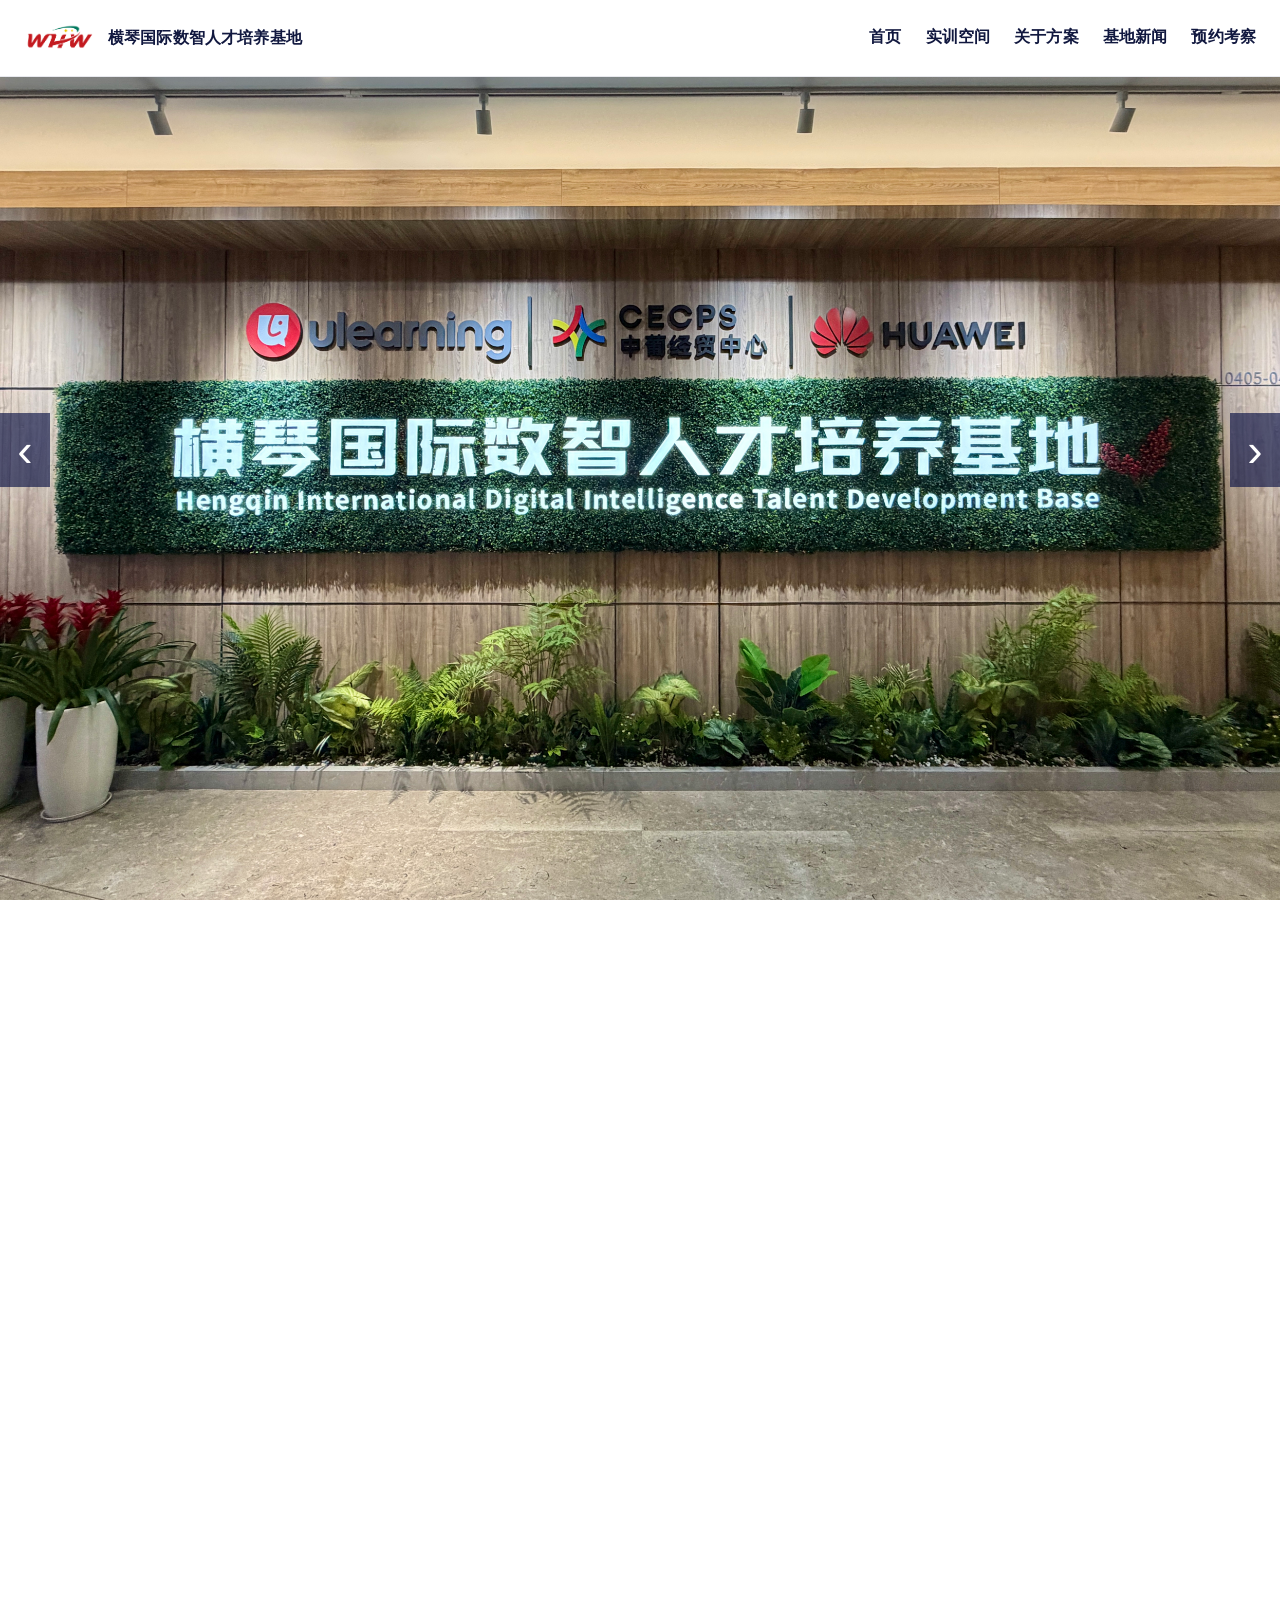
<file: 华澳数值平台主页/index.html>
<!doctype html>
<html lang="zh-CN" class="home-document">
<head>
  <meta charset="utf-8">
  <meta name="viewport" content="width=device-width, initial-scale=1">
  <meta name="description" content="横琴国际数智人才培养基地，立足琴澳，辐射全球。">
  <title>横琴国际数智人才培养基地</title>
  <link rel="stylesheet" href="styles.css">
</head>
<body class="home-page">
  <header class="site-header">
    <nav class="nav-shell" aria-label="主导航">
      <a class="brand" href="index.html"><img class="brand-logo" src="assets/company-logo.png" alt=""><span>横琴国际数智人才培养基地</span></a>
      <button class="nav-toggle" type="button" aria-label="展开导航" aria-expanded="false">菜单</button>
      <div class="nav-links">
        <a href="index.html">首页</a><a href="spaces.html">实训空间</a><a href="solutions.html">关于方案</a><a href="news.html">基地新闻</a><a class="nav-cta" href="#contact">预约考察</a>
      </div>
    </nav>
  </header>

  <main id="top">
    <section class="hero-section" aria-label="基地环境轮播">
      <div class="hero-carousel" data-carousel>
        <figure class="hero-slide is-active"><img src="assets/carousel/slide-01.jpg" alt="横琴国际数智人才培养基地环境"></figure>
        <figure class="hero-slide"><img src="assets/carousel/slide-02.jpg" alt="基地实训空间"></figure>
        <figure class="hero-slide"><img src="assets/carousel/slide-03.jpg" alt="基地展示空间"></figure>
        <figure class="hero-slide"><img src="assets/carousel/slide-04.jpg" alt="智慧教室"></figure>
        <figure class="hero-slide"><img src="assets/carousel/slide-05.jpg" alt="基地环境"></figure>
        <figure class="hero-slide"><img src="assets/carousel/slide-06.jpg" alt="交流空间"></figure>
        <figure class="hero-slide"><img src="assets/carousel/slide-07.jpg" alt="实训环境"></figure>
        <figure class="hero-slide"><img src="assets/carousel/slide-08.jpg" alt="基地配套"></figure>
        <figure class="hero-slide"><img src="assets/carousel/slide-09.jpg" alt="活动空间"></figure>
        <button class="carousel-arrow prev" type="button" data-carousel-prev aria-label="上一张">‹</button>
        <button class="carousel-arrow next" type="button" data-carousel-next aria-label="下一张">›</button>
      </div>
    </section>

    <section id="about" class="section intro-section">
      <div class="container intro-block">
        <p class="section-kicker">BASE PROFILE</p><h2>基地概况</h2>
        <p>横琴国际人才培养基地由中国—葡语（西语）国家经济贸易服务中心提供全方位支撑，北京文华在线教育科技股份有限公司设立横琴实体公司运营，华为技术有限公司深度参与共建，三方强强协同，立足琴澳、辐射海外，重点面向葡西语国家，政产学研多方协同，探索可持续发展模式，以服务数字经济产业人才培养为入口，构建人才培养、科教融合、产业创新的商业化综合服务新平台，打造融合式创新发展示范基地。</p>
        <p>横琴国际数智人才培养基地既是<strong>“硬件+软件+内容+运营”融合一体的综合服务体系</strong>，也是<strong>“人才培养、科教融合、国际双创”三位一体的综合服务平台</strong>，融合“政策+资本+产业+教育”的创新模式与服务国家战略深层价值，新时代背景下，服务教育强国建设，推动中国技术标准、产品、方案在国际市场的认同与认可。</p>
        <div class="metrics" data-countup><div><strong><span data-count="3263">0</span><small>m²</small></strong><span>现代化实训空间</span></div><div><strong><span data-count="3000">0</span><small>名</small></strong><span>年培养跨境数智人才</span></div><div><strong><span data-count="22">0</span><small>个</small></strong><span>ICT技术方向</span></div></div>
      </div>
    </section>

    <section id="advantages" class="section pale-section">
      <div class="container"><div class="section-title-row"><div><p class="section-kicker">WHY US</p><h2>三大核心优势</h2></div></div>
        <div class="advantage-card-grid">
          <a class="advantage-card" href="technology.html"><span>01</span><h3>设备与技术实力</h3><p>全栈ICT技术、先进硬件设备与智慧教学平台协同支撑。</p></a>
          <a class="advantage-card" href="honors.html"><span>02</span><h3>资质荣誉</h3><p>围绕华为授权、国际认证考试与行业资质持续建设。</p></a>
          <a class="advantage-card" href="ecosystem.html"><span>03</span><h3>合作生态</h3><p>中葡平台、华为与文华在线三方共建，链接政企校资源。</p></a>
        </div>
      </div>
    </section>

    <section id="solutions" class="section home-solution-centers">
      <div class="container">
        <div class="section-title-row"><div><p class="section-kicker">SOLUTIONS</p><h2>方案介绍</h2></div></div>
        <div class="solution-entry-grid">
          <a class="solution-entry" href="talent-center.html"><span>01</span><h2>数智人才培养中心</h2><p>聚焦 AI、5G、大数据等关键数字技术领域，提供分级、分类的定制化实战培训与认证，培养符合产业需求的紧缺人才。</p><b>查看详细方案 →</b></a>
          <a class="solution-entry" href="education-center.html"><span>02</span><h2>智慧教育创新中心</h2><p>面向全球，聚焦葡语（西语）地区，提供成熟的智慧教育产品，输出中国教育出海方案，展示人工智能与教育教学深度融合。</p><b>查看详细方案 →</b></a>
          <a class="solution-entry" href="innovation-center.html"><span>03</span><h2>AI 双创国际孵化中心</h2><p>链接“中国国际大学生创新大赛”“华为 ICT 大赛”等顶级赛事平台，为国际教育科技团队提供全程项目孵化支持。</p><b>查看详细方案 →</b></a>
          <a class="solution-entry" href="certification-center.html"><span>04</span><h2>人工智能培训与技术认证</h2><p>面向政务机构、教育机构和企业机构，提供人工智能通识、专业技术、管理赋能与职业认证课程服务。</p><b>查看详细方案 →</b></a>
        </div>
      </div>
    </section>

    <section id="news" class="home-news-showcase"><div class="container"><div class="home-news-bar"><div><p class="section-kicker">BASE UPDATES</p><h2>基地新闻</h2></div><a class="more-link" href="news.html">进入新闻中心</a></div><div class="news-list-grid"><a class="news-feature-card" href="https://mp.weixin.qq.com/s/VS0_arTJ1hQ-PvB5F7jzZw" target="_blank" rel="noopener noreferrer" style="background-image:url('assets/news-waic-africa.jpg')"><div><time datetime="2026-07-22">2026年7月22日</time><h2>文华在线智慧教育方案亮相 WAIC 2026 华为非洲系列活动</h2><span>阅读原文 →</span></div></a><a class="news-feature-card" href="https://mp.weixin.qq.com/s/AC53ZDwvF4MI9lZ7ABSoRw" target="_blank" rel="noopener noreferrer" style="background-image:url('assets/news-spanish-class.webp')"><div><time datetime="2026-07-18">2026年7月18日</time><h2>【免费福利！】横琴基地商务西语入门班开课啦！</h2><span>阅读原文 →</span></div></a><a class="news-feature-card" href="https://mp.weixin.qq.com/s/kaTKCli3nozkcMem22bv3w" target="_blank" rel="noopener noreferrer" style="background-image:url('assets/news-high-tech-expo.webp')"><div><time datetime="2026-05-22">2026年5月22日</time><h2>首日亮相第64届高博会！横琴国际数智人才培养基地展现教育出海新势能</h2><span>阅读原文 →</span></div></a><a class="news-feature-card" href="https://mp.weixin.qq.com/s/vGFCu3960ZKavrhZVHlnSg" target="_blank" rel="noopener noreferrer" style="background-image:url('assets/news-hengqin-development.jpg')"><div><time datetime="2026-03-28">2026年3月28日</time><h2>岑浩辉：落实全国“两会”精神 推进横琴合作区高质量发展</h2><span>阅读原文 →</span></div></a><a class="news-feature-card" href="https://mp.weixin.qq.com/s/wsXnAxiBoZH_i8d5qbmGKA" target="_blank" rel="noopener noreferrer" style="background-image:url('assets/news-first-class.jpg')"><div><time datetime="2026-02-11">2026年2月11日</time><h2>【圆满收官】横琴国际数智人才培养基地首期班</h2><span>阅读原文 →</span></div></a><a class="news-feature-card" href="https://mp.weixin.qq.com/s/Zj6YDY6AYtSrbQlKqx51Cg" target="_blank" rel="noopener noreferrer" style="background-image:url('assets/news-base-launch.jpg')"><div><time datetime="2026-01-30">2026年1月30日</time><h2>文华在线、华为、中葡经贸中心，共建横琴国际数智人才培养基地</h2><span>阅读原文 →</span></div></a></div></div></section>

    <section class="section contact-section" id="contact"><div class="container"><div class="section-title-row"><div><p class="section-kicker">CONTACT</p><h2>联系我们</h2></div></div>
      <p class="contact-intro">欢迎咨询课程、人才培养、基地参观与合作事宜，我们将及时为您提供服务。</p>
      <div class="contact-info-grid">
        <div><span>01</span><h3>基地地址</h3><p>横琴粤澳深度合作区港澳大道2333号<br>中葡经贸中心园区</p></div>
        <div><span>02</span><h3>工作时间</h3><p>周一至周五<br>9:00–18:00</p></div>
        <div><span>03</span><h3>咨询热线</h3><p><a href="tel:07566181887">0756-6181887</a></p></div>
        <div><span>04</span><h3>合作邮箱</h3><p><a href="mailto:HQSZ@ulearning.cn">HQSZ@ulearning.cn</a></p></div>
      </div>
    </div></section>
  </main>
  <footer class="site-footer"><div class="container footer-layout"><div><a class="brand footer-brand" href="index.html"><img class="brand-logo" src="assets/company-logo.png" alt=""><span>横琴国际数智人才培养基地</span></a><p>华澳数智教育科技（珠海）有限公司</p></div><nav><a href="index.html#about">基地简介</a><a href="spaces.html">实训空间</a><a href="solutions.html">课程方案</a><a href="news.html">新闻动态</a><a href="index.html#contact">联系我们</a></nav><p>© 2026 华澳数智教育科技（珠海）有限公司<br>备案信息待补充</p></div></footer>
  <script src="site.js"></script>
</body>
</html>
</file>
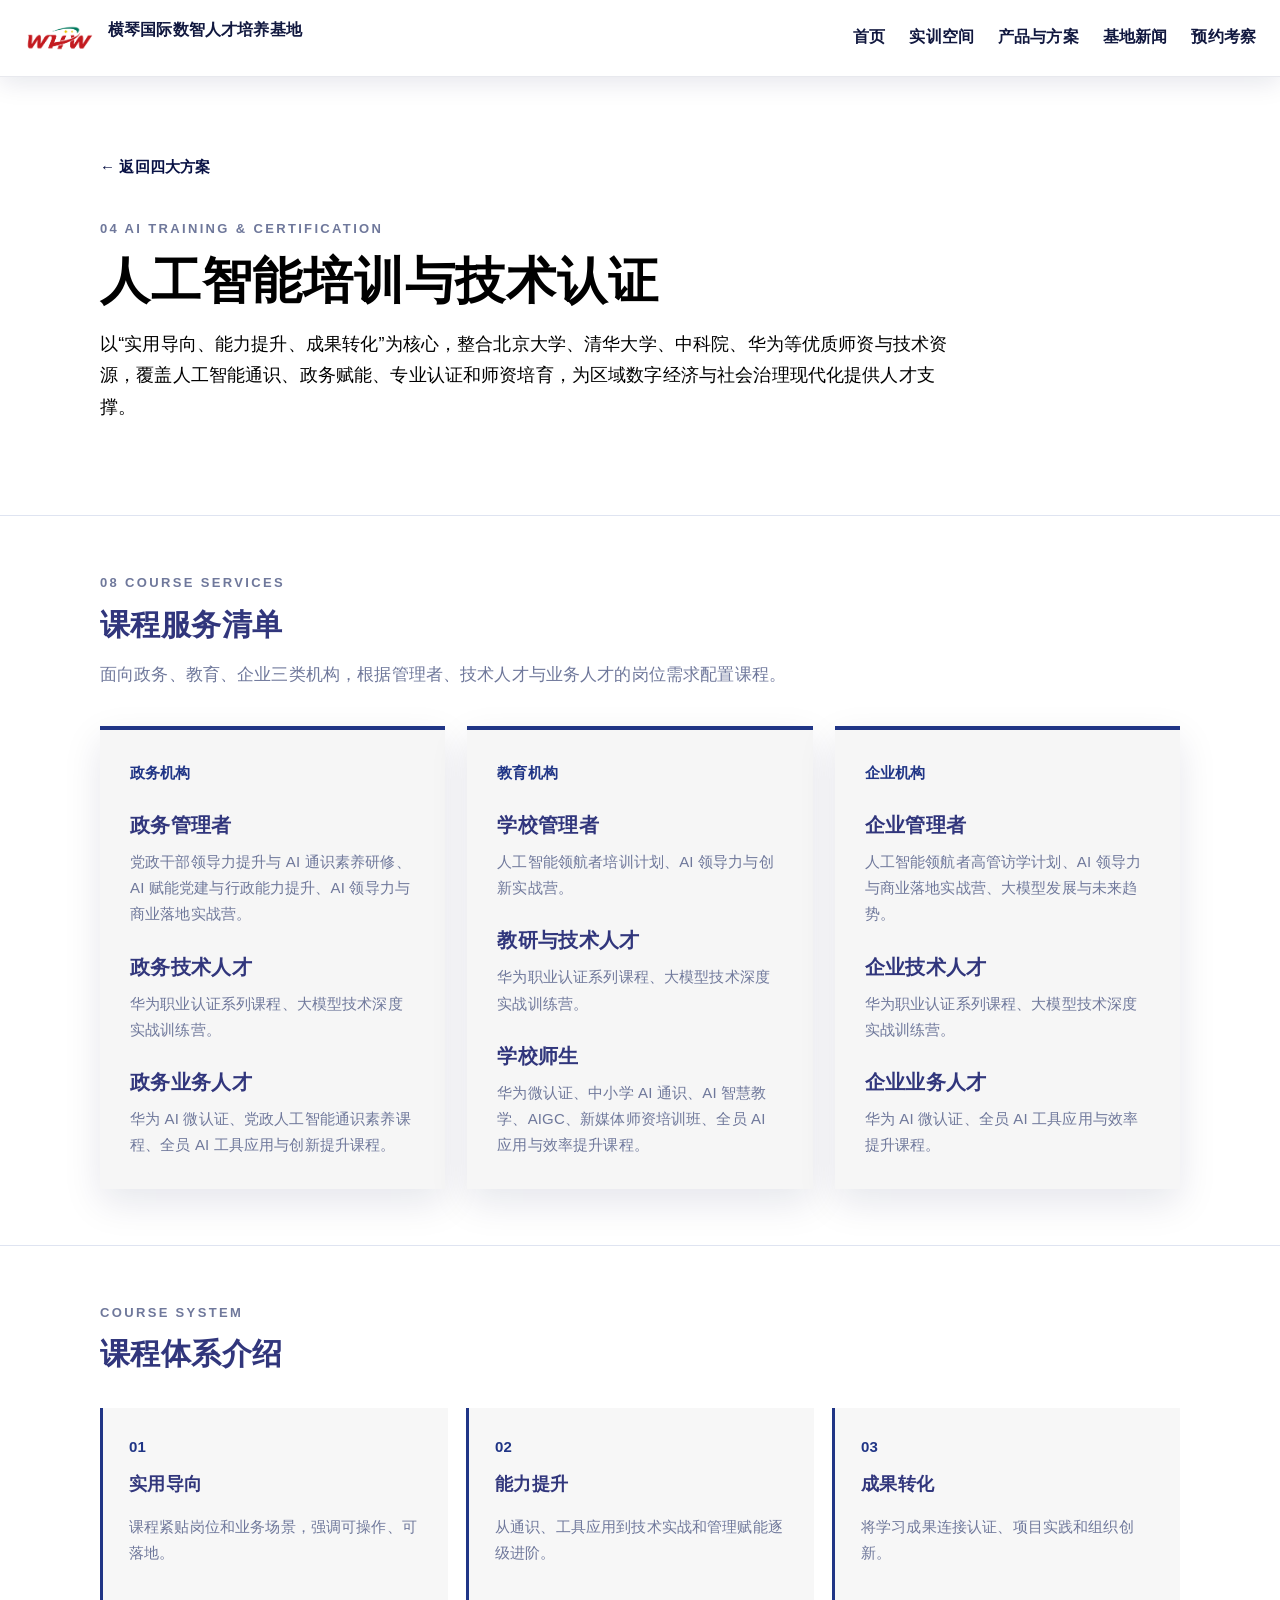
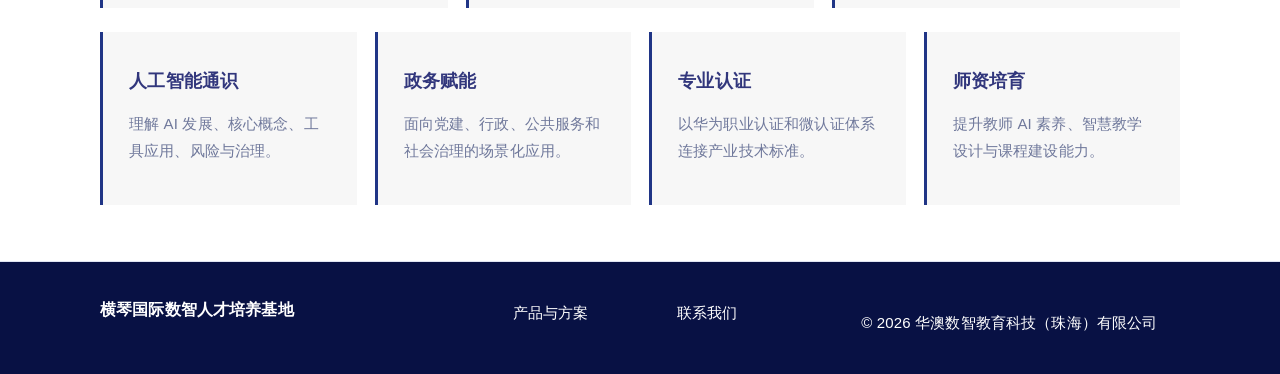
<file: 华澳数值平台主页/certification-center.html>
<!doctype html><html lang="zh-CN"><head><meta charset="utf-8"><meta name="viewport" content="width=device-width,initial-scale=1"><title>人工智能培训与技术认证｜横琴国际数智人才培养基地</title><link rel="stylesheet" href="styles.css"></head><body>
<header class="site-header inner"><nav class="nav-shell"><a class="brand" href="index.html"><img class="brand-logo" src="assets/company-logo.png" alt=""><span>横琴国际数智人才培养基地</span></a><button class="nav-toggle" aria-expanded="false">菜单</button><div class="nav-links"><a href="index.html">首页</a><a href="spaces.html">实训空间</a><a href="solutions.html">产品与方案</a><a href="news.html">基地新闻</a><a class="nav-cta" href="index.html#contact">预约考察</a></div></nav></header>
<main><section class="center-hero certification-hero"><div class="container"><a class="back-link" href="solutions.html">← 返回四大方案</a><p class="section-kicker">04 AI TRAINING & CERTIFICATION</p><h1>人工智能培训与技术认证</h1><p>以“实用导向、能力提升、成果转化”为核心，整合北京大学、清华大学、中科院、华为等优质师资与技术资源，覆盖人工智能通识、政务赋能、专业认证和师资培育，为区域数字经济与社会治理现代化提供人才支撑。</p></div></section>
<section class="detail-section pale-section"><div class="container"><div class="center-title"><p class="section-kicker">08 COURSE SERVICES</p><h2>课程服务清单</h2><p>面向政务、教育、企业三类机构，根据管理者、技术人才与业务人才的岗位需求配置课程。</p></div><div class="audience-grid">
<article><span>政务机构</span><h3>政务管理者</h3><p>党政干部领导力提升与 AI 通识素养研修、AI 赋能党建与行政能力提升、AI 领导力与商业落地实战营。</p><h3>政务技术人才</h3><p>华为职业认证系列课程、大模型技术深度实战训练营。</p><h3>政务业务人才</h3><p>华为 AI 微认证、党政人工智能通识素养课程、全员 AI 工具应用与创新提升课程。</p></article>
<article><span>教育机构</span><h3>学校管理者</h3><p>人工智能领航者培训计划、AI 领导力与创新实战营。</p><h3>教研与技术人才</h3><p>华为职业认证系列课程、大模型技术深度实战训练营。</p><h3>学校师生</h3><p>华为微认证、中小学 AI 通识、AI 智慧教学、AIGC、新媒体师资培训班、全员 AI 应用与效率提升课程。</p></article>
<article><span>企业机构</span><h3>企业管理者</h3><p>人工智能领航者高管访学计划、AI 领导力与商业落地实战营、大模型发展与未来趋势。</p><h3>企业技术人才</h3><p>华为职业认证系列课程、大模型技术深度实战训练营。</p><h3>企业业务人才</h3><p>华为 AI 微认证、全员 AI 工具应用与效率提升课程。</p></article>
</div></div></section>
<section class="detail-section"><div class="container"><div class="center-title"><p class="section-kicker">COURSE SYSTEM</p><h2>课程体系介绍</h2></div><div class="course-values"><div><strong>01</strong><h3>实用导向</h3><p>课程紧贴岗位和业务场景，强调可操作、可落地。</p></div><div><strong>02</strong><h3>能力提升</h3><p>从通识、工具应用到技术实战和管理赋能逐级进阶。</p></div><div><strong>03</strong><h3>成果转化</h3><p>将学习成果连接认证、项目实践和组织创新。</p></div></div><div class="course-domains"><article><h3>人工智能通识</h3><p>理解 AI 发展、核心概念、工具应用、风险与治理。</p></article><article><h3>政务赋能</h3><p>面向党建、行政、公共服务和社会治理的场景化应用。</p></article><article><h3>专业认证</h3><p>以华为职业认证和微认证体系连接产业技术标准。</p></article><article><h3>师资培育</h3><p>提升教师 AI 素养、智慧教学设计与课程建设能力。</p></article></div></div></section></main>
<footer class="site-footer"><div class="container footer-layout"><a class="brand footer-brand" href="index.html"><span>横琴国际数智人才培养基地</span></a><nav><a href="solutions.html">产品与方案</a><a href="index.html#contact">联系我们</a></nav><p>© 2026 华澳数智教育科技（珠海）有限公司</p></div></footer><script src="site.js"></script></body></html>
</file>
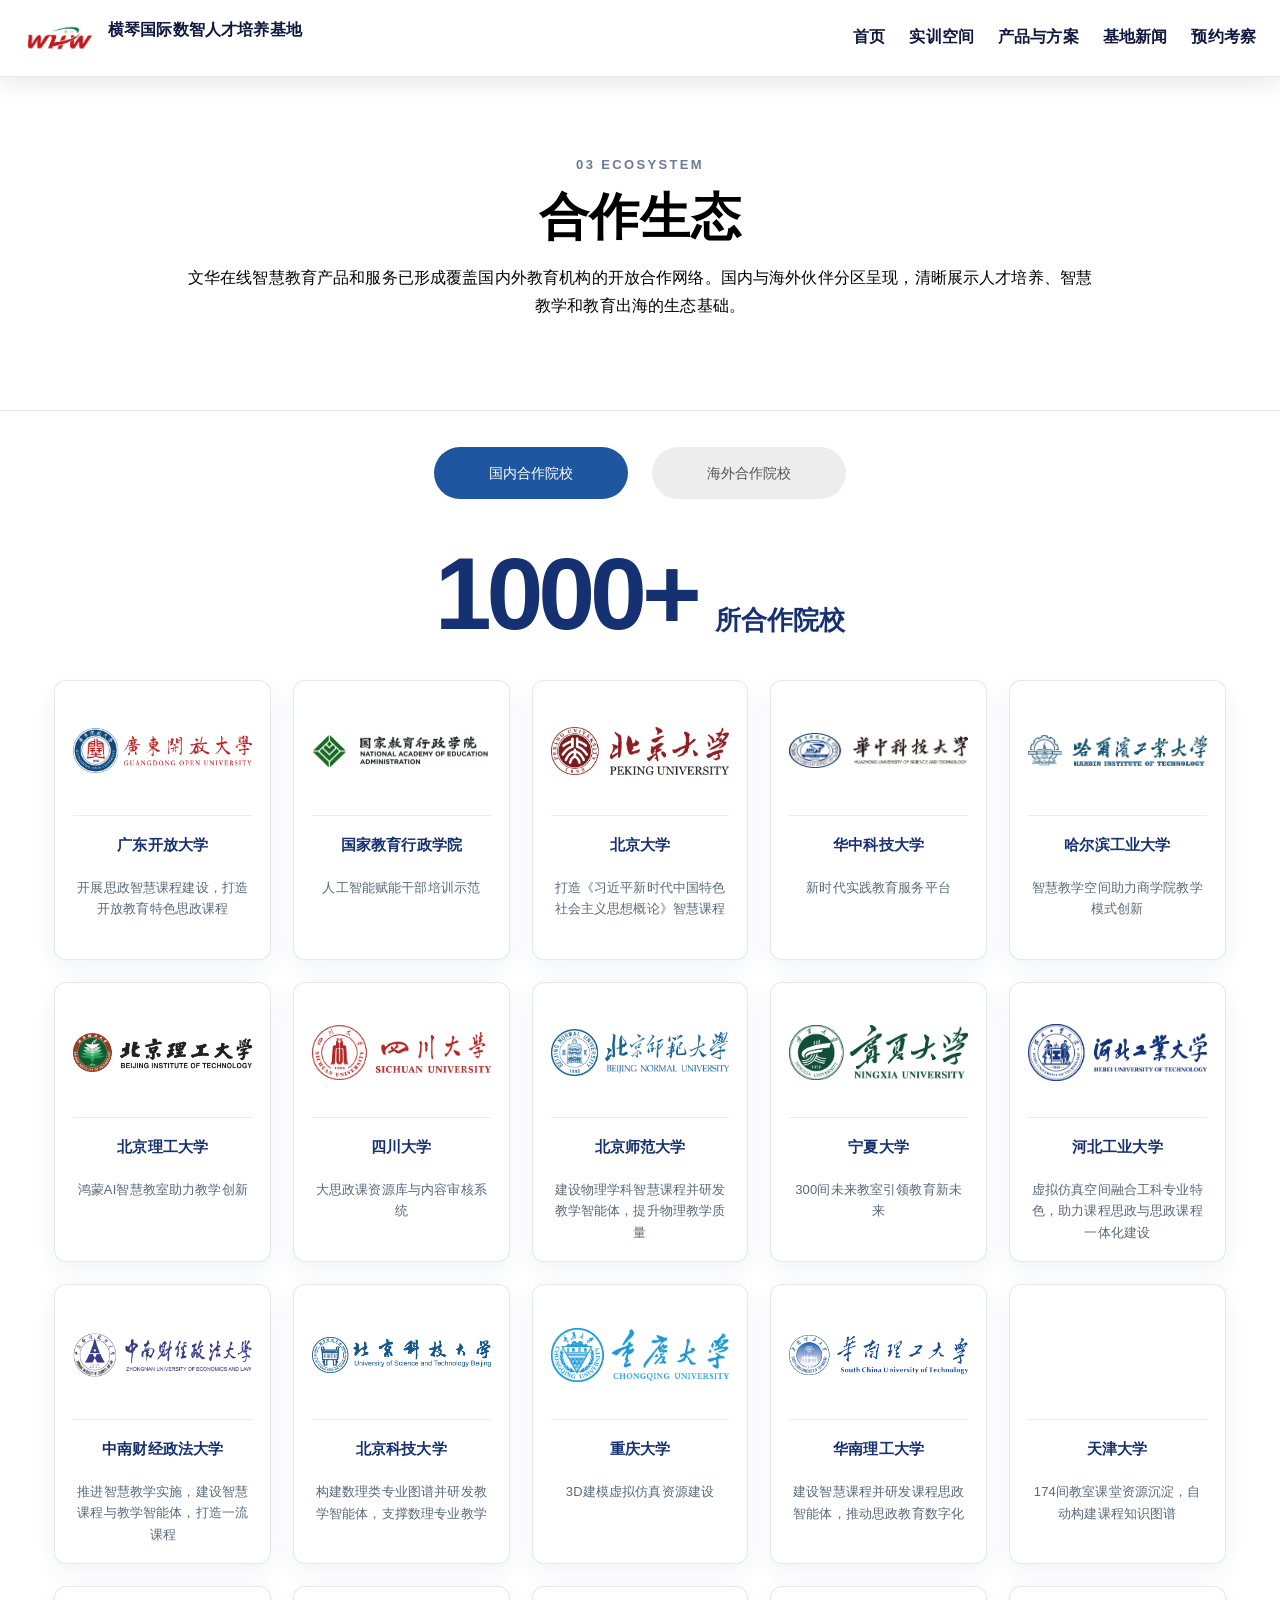
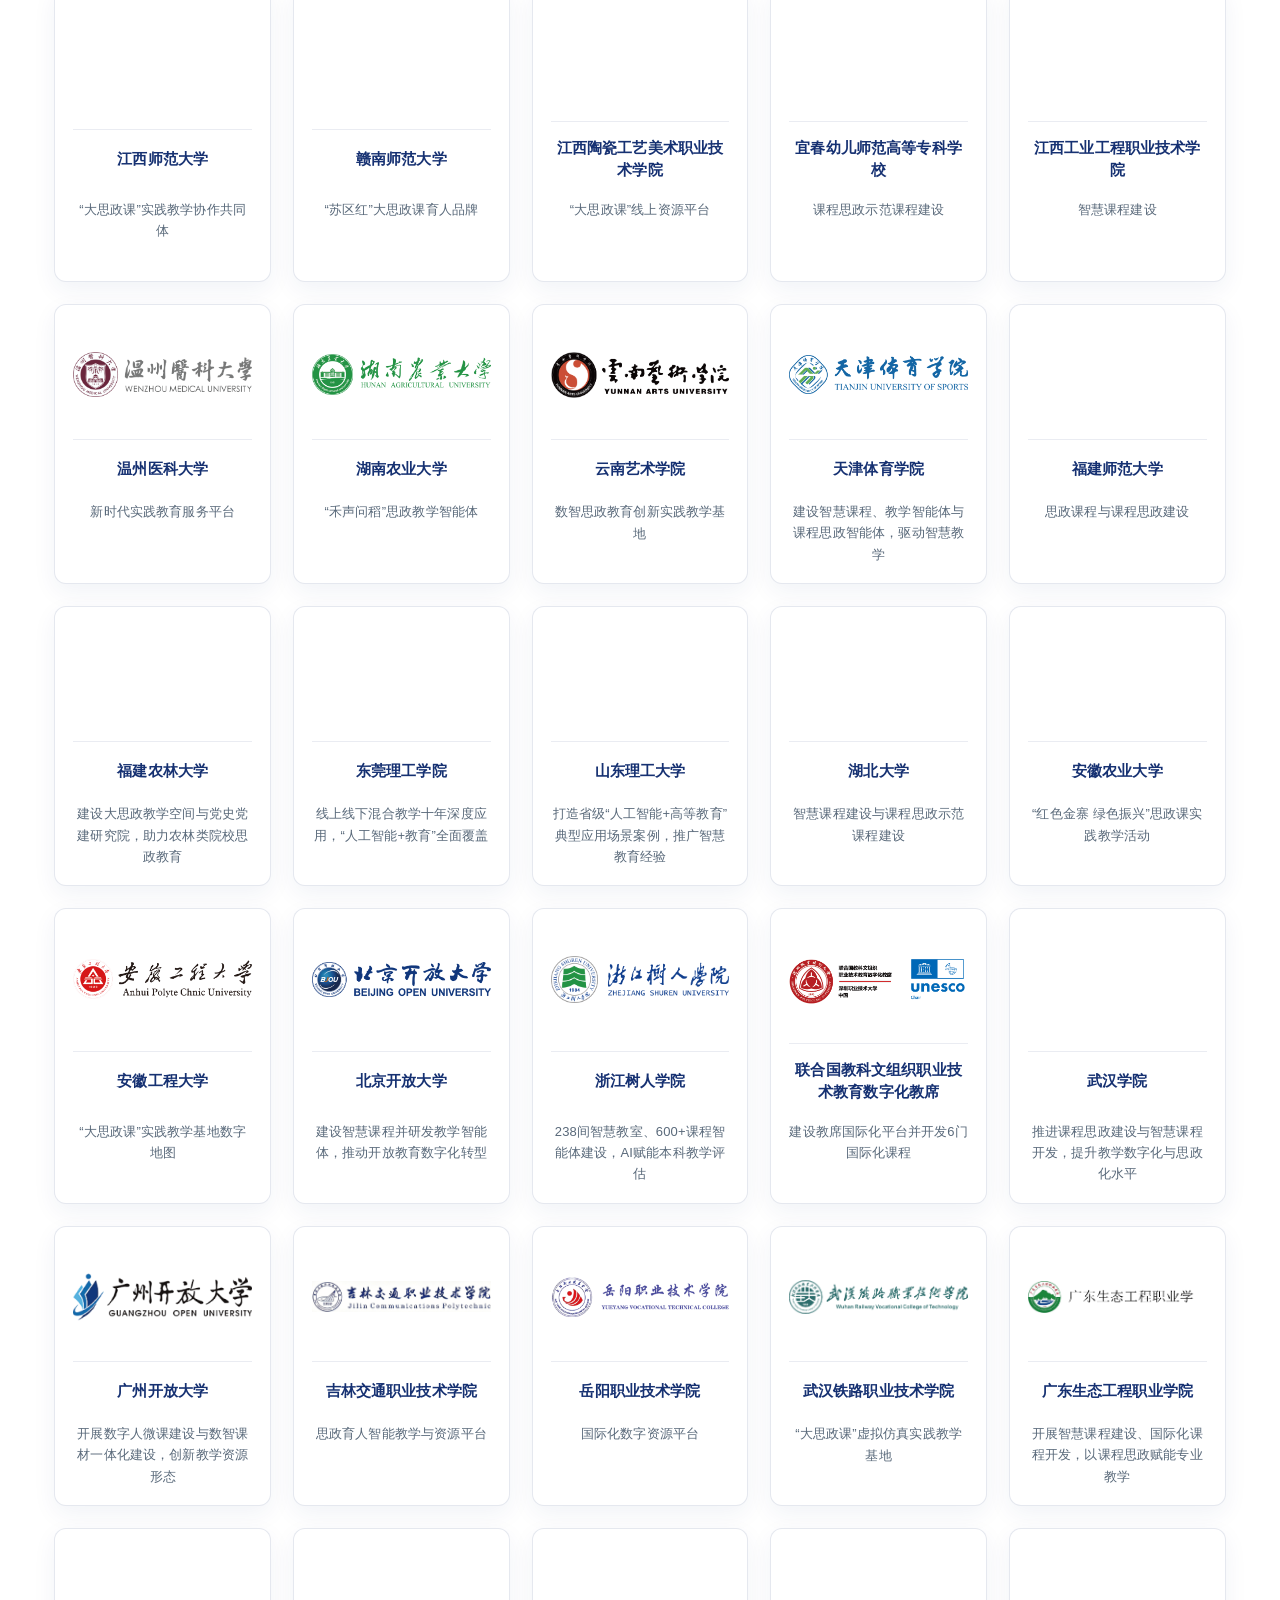
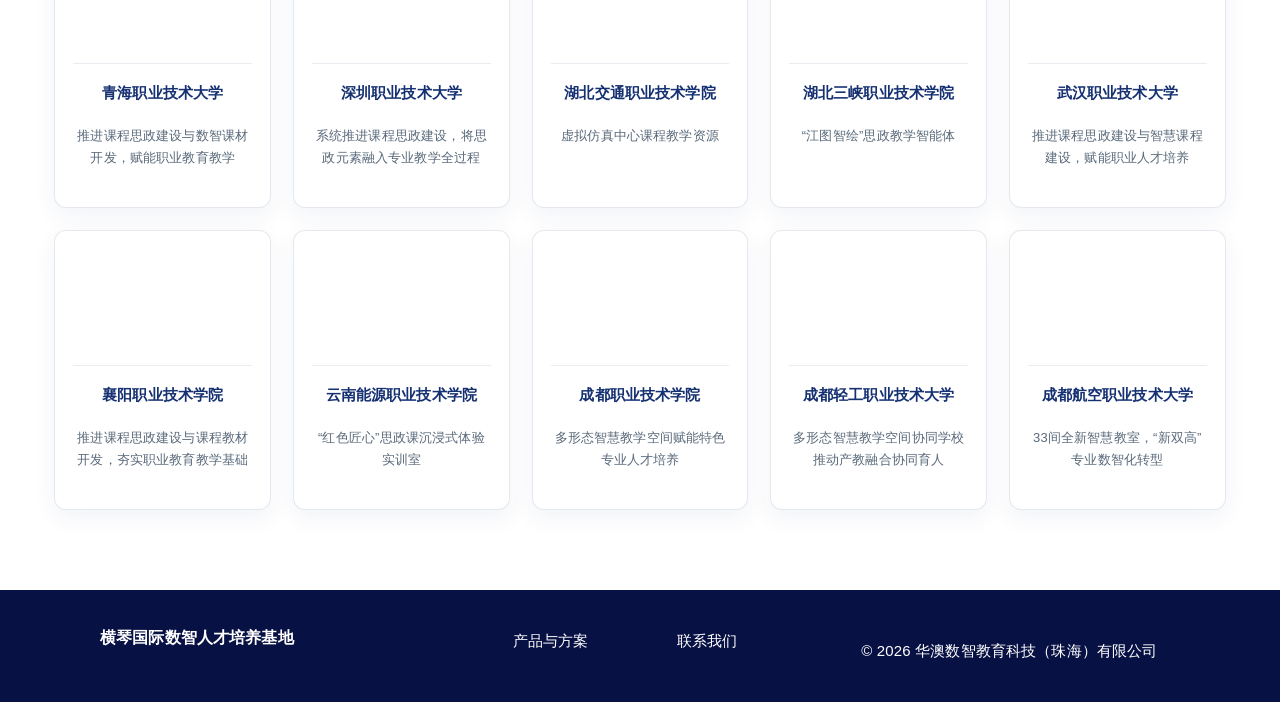
<file: 华澳数值平台主页/ecosystem.html>
<!doctype html><html lang="zh-CN"><head><meta charset="utf-8"><meta name="viewport" content="width=device-width,initial-scale=1"><title>合作生态｜横琴国际数智人才培养基地</title><link rel="stylesheet" href="styles.css"></head><body>
<header class="site-header inner"><nav class="nav-shell"><a class="brand" href="index.html"><img class="brand-logo" src="assets/company-logo.png" alt=""><span>横琴国际数智人才培养基地</span></a><button class="nav-toggle" aria-expanded="false">菜单</button><div class="nav-links"><a href="index.html">首页</a><a href="spaces.html">实训空间</a><a href="solutions.html">产品与方案</a><a href="news.html">基地新闻</a><a class="nav-cta" href="index.html#contact">预约考察</a></div></nav></header>
<main class="ecosystem-page"><section class="center-hero innovation-hero"><div class="container"><p class="section-kicker">03 ECOSYSTEM</p><h1>合作生态</h1><p>文华在线智慧教育产品和服务已形成覆盖国内外教育机构的开放合作网络。国内与海外伙伴分区呈现，清晰展示人才培养、智慧教学和教育出海的生态基础。</p></div></section>
<div class="partner-switcher" role="tablist" aria-label="合作院校分类"><button class="is-active" type="button" role="tab" aria-selected="true" data-partner-tab="domestic">国内合作院校</button><button type="button" role="tab" aria-selected="false" data-partner-tab="overseas">海外合作院校</button></div>
<div class="partner-panel is-active" data-partner-panel="domestic">
<div class="domestic-partner-stat"><strong>1000+</strong><span>所合作院校</span></div>
<section class="domestic-partners-section"><div class="container"><div class="domestic-partner-board" data-domestic-partners></div></div></section>
 </div>
<div class="partner-panel" data-partner-panel="overseas" hidden>
<section><div class="container"><div class="partner-logo-grid overseas-partner-board">
<figure><img src="assets/partners/overseas/overseas-01.png" alt="马来西亚理工大学"></figure><figure><img src="assets/partners/overseas/overseas-02.png" alt="马来西亚敦胡先翁大学"></figure><figure><img src="assets/partners/overseas/overseas-04.png" alt="泗水国立大学"></figure><figure><img src="assets/partners/overseas/overseas-05.png" alt="三宝垄国立大学"></figure><figure><img src="assets/partners/overseas/overseas-06.png" alt="SEGi University & Colleges"></figure><figure><img src="assets/partners/overseas/overseas-11.png" alt="阿曼技术与应用科学大学"></figure><figure><img src="assets/partners/overseas/overseas-12.png" alt="卡塔尔大学"></figure><figure><img src="assets/partners/overseas/overseas-13.png" alt="San Francisco de Asís"></figure><figure><img src="assets/partners/overseas/overseas-14.png" alt="圣埃伦娜半岛州立大学"></figure><figure><img src="assets/partners/overseas/overseas-15.png" alt="巴拿马科技大学"></figure><figure><img src="assets/partners/overseas/overseas-18.png" alt="Mulungushi University"></figure><figure><img src="assets/partners/overseas/overseas-19.png" alt="Hormuud University"></figure><figure><img src="assets/partners/overseas/overseas-21.png" alt="PUCMM"></figure>
<figure><img src="assets/partners/overseas/overseas-03.png" alt="Jabatan Tenaga Manusia"></figure><figure><img src="assets/partners/overseas/overseas-07.png" alt="卡塔尔教育与高等教育部"></figure><figure><img src="assets/partners/overseas/overseas-08.png" alt="伊拉克教育部"></figure><figure><img src="assets/partners/overseas/overseas-09.png" alt="科威特教育部"></figure><figure><img src="assets/partners/overseas/overseas-10.png" alt="阿联酋内政部"></figure><figure><img src="assets/partners/overseas/overseas-16.png" alt="埃及教育与技术教育部"></figure><figure><img src="assets/partners/overseas/overseas-17.png" alt="赞比亚教育部"></figure><figure><img src="assets/partners/overseas/overseas-20.png" alt="南非国家安全局"></figure></div></div></section></div></main>
<footer class="site-footer"><div class="container footer-layout"><a class="brand footer-brand" href="index.html"><span>横琴国际数智人才培养基地</span></a><nav><a href="solutions.html">产品与方案</a><a href="index.html#contact">联系我们</a></nav><p>© 2026 华澳数智教育科技（珠海）有限公司</p></div></footer><script src="site.js"></script></body></html>
</file>
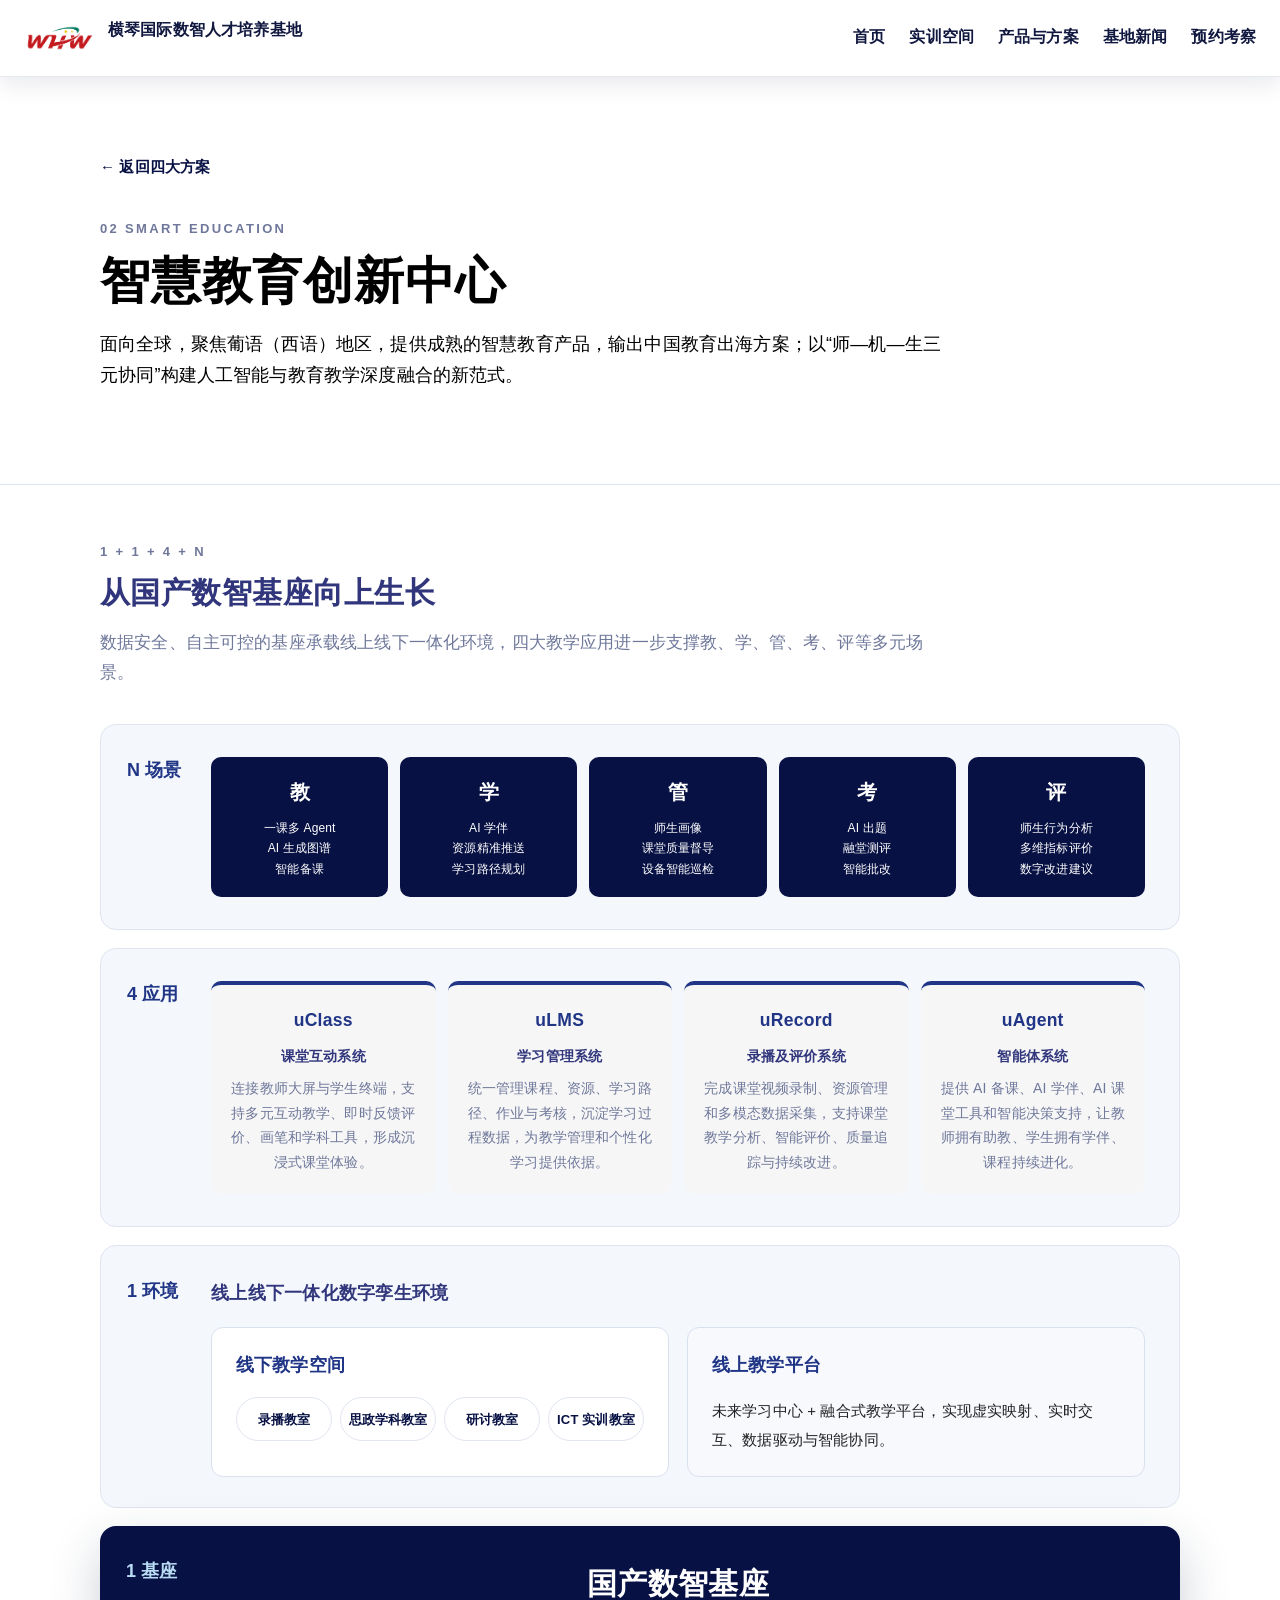
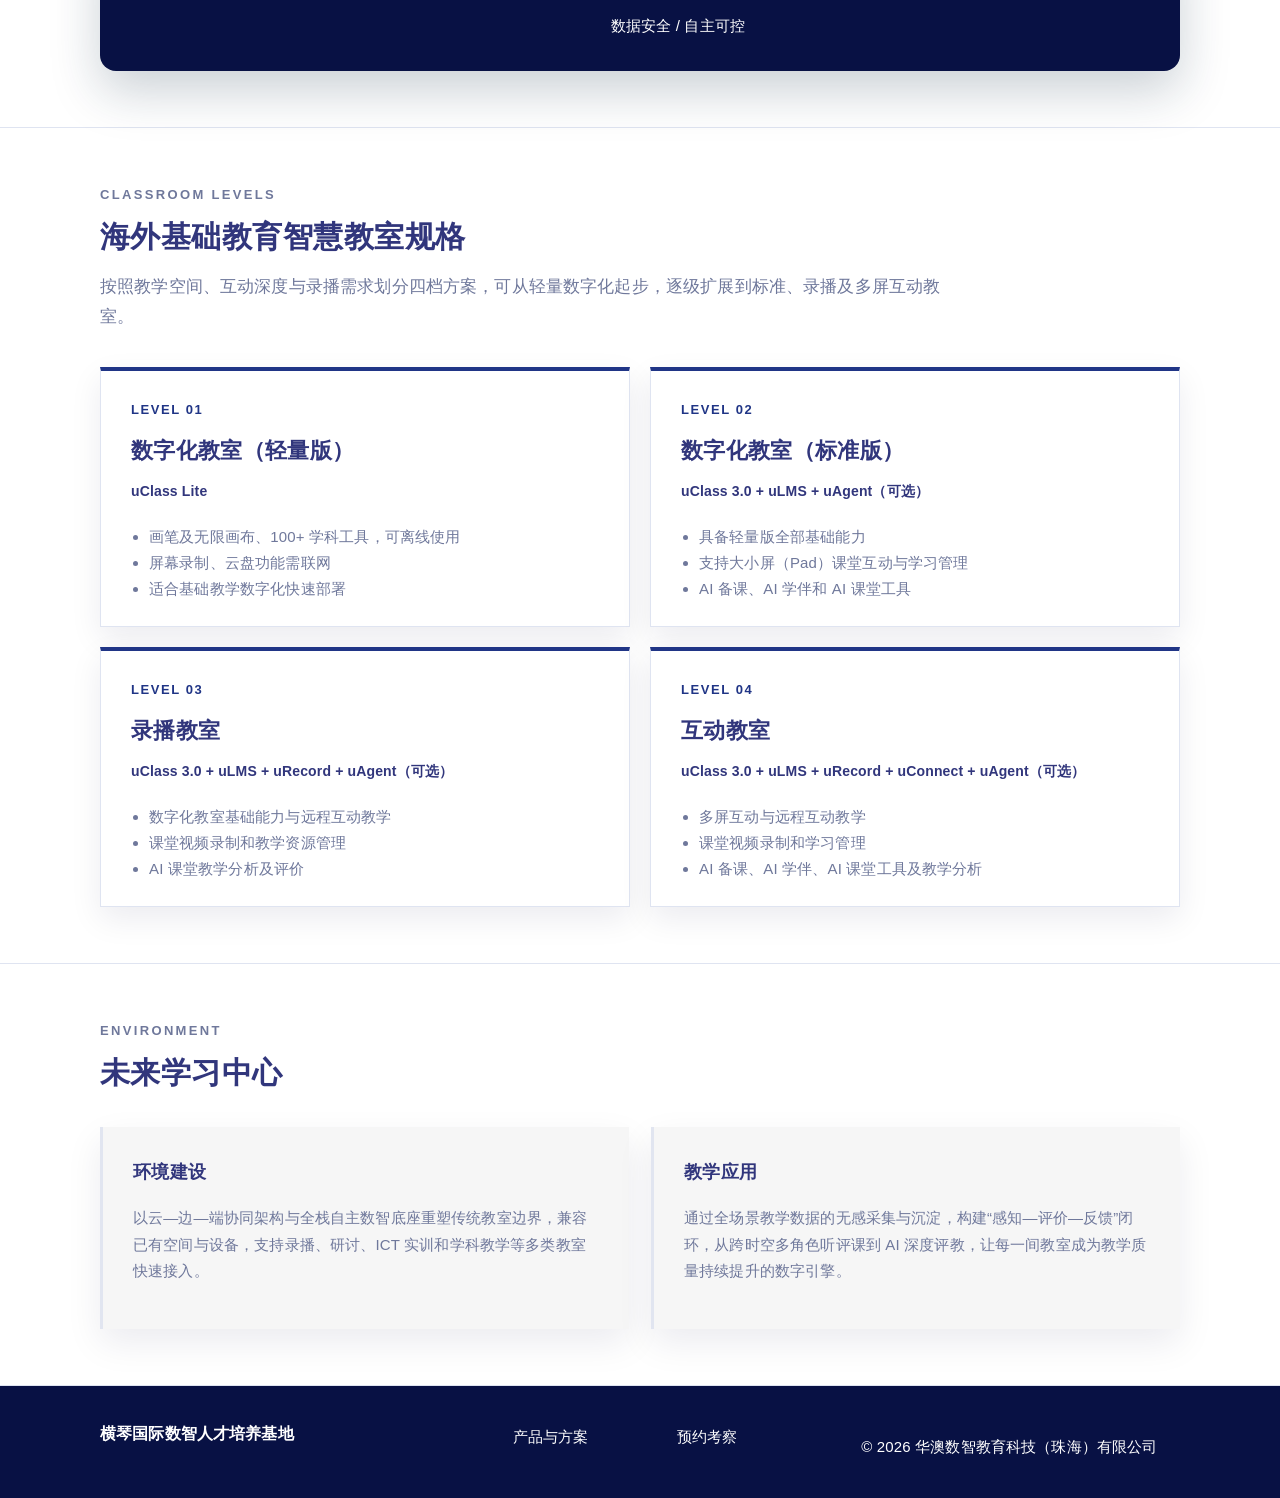
<file: 华澳数值平台主页/education-center.html>
<!doctype html><html lang="zh-CN"><head><meta charset="utf-8"><meta name="viewport" content="width=device-width,initial-scale=1"><title>智慧教育创新中心｜横琴国际数智人才培养基地</title><link rel="stylesheet" href="styles.css"></head><body>
<header class="site-header inner"><nav class="nav-shell"><a class="brand" href="index.html"><img class="brand-logo" src="assets/company-logo.png" alt=""><span>横琴国际数智人才培养基地</span></a><button class="nav-toggle" aria-expanded="false">菜单</button><div class="nav-links"><a href="index.html">首页</a><a href="spaces.html">实训空间</a><a href="solutions.html">产品与方案</a><a href="news.html">基地新闻</a><a class="nav-cta" href="index.html#contact">预约考察</a></div></nav></header>
<main class="education-page text-only"><section class="center-hero education-hero"><div class="container"><a class="back-link" href="solutions.html">← 返回四大方案</a><p class="section-kicker">02 SMART EDUCATION</p><h1>智慧教育创新中心</h1><p>面向全球，聚焦葡语（西语）地区，提供成熟的智慧教育产品，输出中国教育出海方案；以“师—机—生三元协同”构建人工智能与教育教学深度融合的新范式。</p></div></section>
<section class="detail-section architecture-section"><div class="container"><div class="center-title"><p class="section-kicker">1 + 1 + 4 + N</p><h2>从国产数智基座向上生长</h2><p>数据安全、自主可控的基座承载线上线下一体化环境，四大教学应用进一步支撑教、学、管、考、评等多元场景。</p></div><div class="architecture-stack">
<div class="stack-layer scenes"><span class="layer-index">N 场景</span><div class="scene-grid"><b>教<small>一课多 Agent<br>AI 生成图谱<br>智能备课</small></b><b>学<small>AI 学伴<br>资源精准推送<br>学习路径规划</small></b><b>管<small>师生画像<br>课堂质量督导<br>设备智能巡检</small></b><b>考<small>AI 出题<br>融堂测评<br>智能批改</small></b><b>评<small>师生行为分析<br>多维指标评价<br>数字改进建议</small></b></div></div>
<div class="stack-layer apps"><span class="layer-index">4 应用</span><div class="app-grid"><article><h3>uClass</h3><strong>课堂互动系统</strong><p>连接教师大屏与学生终端，支持多元互动教学、即时反馈评价、画笔和学科工具，形成沉浸式课堂体验。</p></article><article><h3>uLMS</h3><strong>学习管理系统</strong><p>统一管理课程、资源、学习路径、作业与考核，沉淀学习过程数据，为教学管理和个性化学习提供依据。</p></article><article><h3>uRecord</h3><strong>录播及评价系统</strong><p>完成课堂视频录制、资源管理和多模态数据采集，支持课堂教学分析、智能评价、质量追踪与持续改进。</p></article><article><h3>uAgent</h3><strong>智能体系统</strong><p>提供 AI 备课、AI 学伴、AI 课堂工具和智能决策支持，让教师拥有助教、学生拥有学伴、课程持续进化。</p></article></div></div>
<div class="stack-layer environment"><span class="layer-index">1 环境</span><div><h3>线上线下一体化数字孪生环境</h3><div class="environment-split"><article class="environment-channel offline"><strong>线下教学空间</strong><div class="environment-tags"><span>录播教室</span><span>思政学科教室</span><span>研讨教室</span><span>ICT 实训教室</span></div></article><article class="environment-channel online"><strong>线上教学平台</strong><p>未来学习中心 + 融合式教学平台，实现虚实映射、实时交互、数据驱动与智能协同。</p></article></div></div></div>
<div class="stack-layer foundation"><span class="layer-index">1 基座</span><div><h3>国产数智基座</h3><p>数据安全 / 自主可控</p></div></div>
</div></div></section>
<section class="detail-section classroom-specs"><div class="container"><div class="center-title"><p class="section-kicker">CLASSROOM LEVELS</p><h2>海外基础教育智慧教室规格</h2><p>按照教学空间、互动深度与录播需求划分四档方案，可从轻量数字化起步，逐级扩展到标准、录播及多屏互动教室。</p></div><div class="spec-grid">
<article><span>LEVEL 01</span><h3>数字化教室（轻量版）</h3><b>uClass Lite</b><ul><li>画笔及无限画布、100+ 学科工具，可离线使用</li><li>屏幕录制、云盘功能需联网</li><li>适合基础教学数字化快速部署</li></ul></article>
<article><span>LEVEL 02</span><h3>数字化教室（标准版）</h3><b>uClass 3.0 + uLMS + uAgent（可选）</b><ul><li>具备轻量版全部基础能力</li><li>支持大小屏（Pad）课堂互动与学习管理</li><li>AI 备课、AI 学伴和 AI 课堂工具</li></ul></article>
<article><span>LEVEL 03</span><h3>录播教室</h3><b>uClass 3.0 + uLMS + uRecord + uAgent（可选）</b><ul><li>数字化教室基础能力与远程互动教学</li><li>课堂视频录制和教学资源管理</li><li>AI 课堂教学分析及评价</li></ul></article>
<article><span>LEVEL 04</span><h3>互动教室</h3><b>uClass 3.0 + uLMS + uRecord + uConnect + uAgent（可选）</b><ul><li>多屏互动与远程互动教学</li><li>课堂视频录制和学习管理</li><li>AI 备课、AI 学伴、AI 课堂工具及教学分析</li></ul></article>
</div></div></section>
<section class="detail-section pale-section"><div class="container"><div class="center-title"><p class="section-kicker">ENVIRONMENT</p><h2>未来学习中心</h2></div><div class="two-column-story"><div><h3>环境建设</h3><p>以云—边—端协同架构与全栈自主数智底座重塑传统教室边界，兼容已有空间与设备，支持录播、研讨、ICT 实训和学科教学等多类教室快速接入。</p></div><div><h3>教学应用</h3><p>通过全场景教学数据的无感采集与沉淀，构建“感知—评价—反馈”闭环，从跨时空多角色听评课到 AI 深度评教，让每一间教室成为教学质量持续提升的数字引擎。</p></div></div></div></section></main>
<footer class="site-footer"><div class="container footer-layout"><a class="brand footer-brand" href="index.html"><span>横琴国际数智人才培养基地</span></a><nav><a href="solutions.html">产品与方案</a><a href="index.html#contact">预约考察</a></nav><p>© 2026 华澳数智教育科技（珠海）有限公司</p></div></footer><script src="site.js"></script></body></html>
</file>
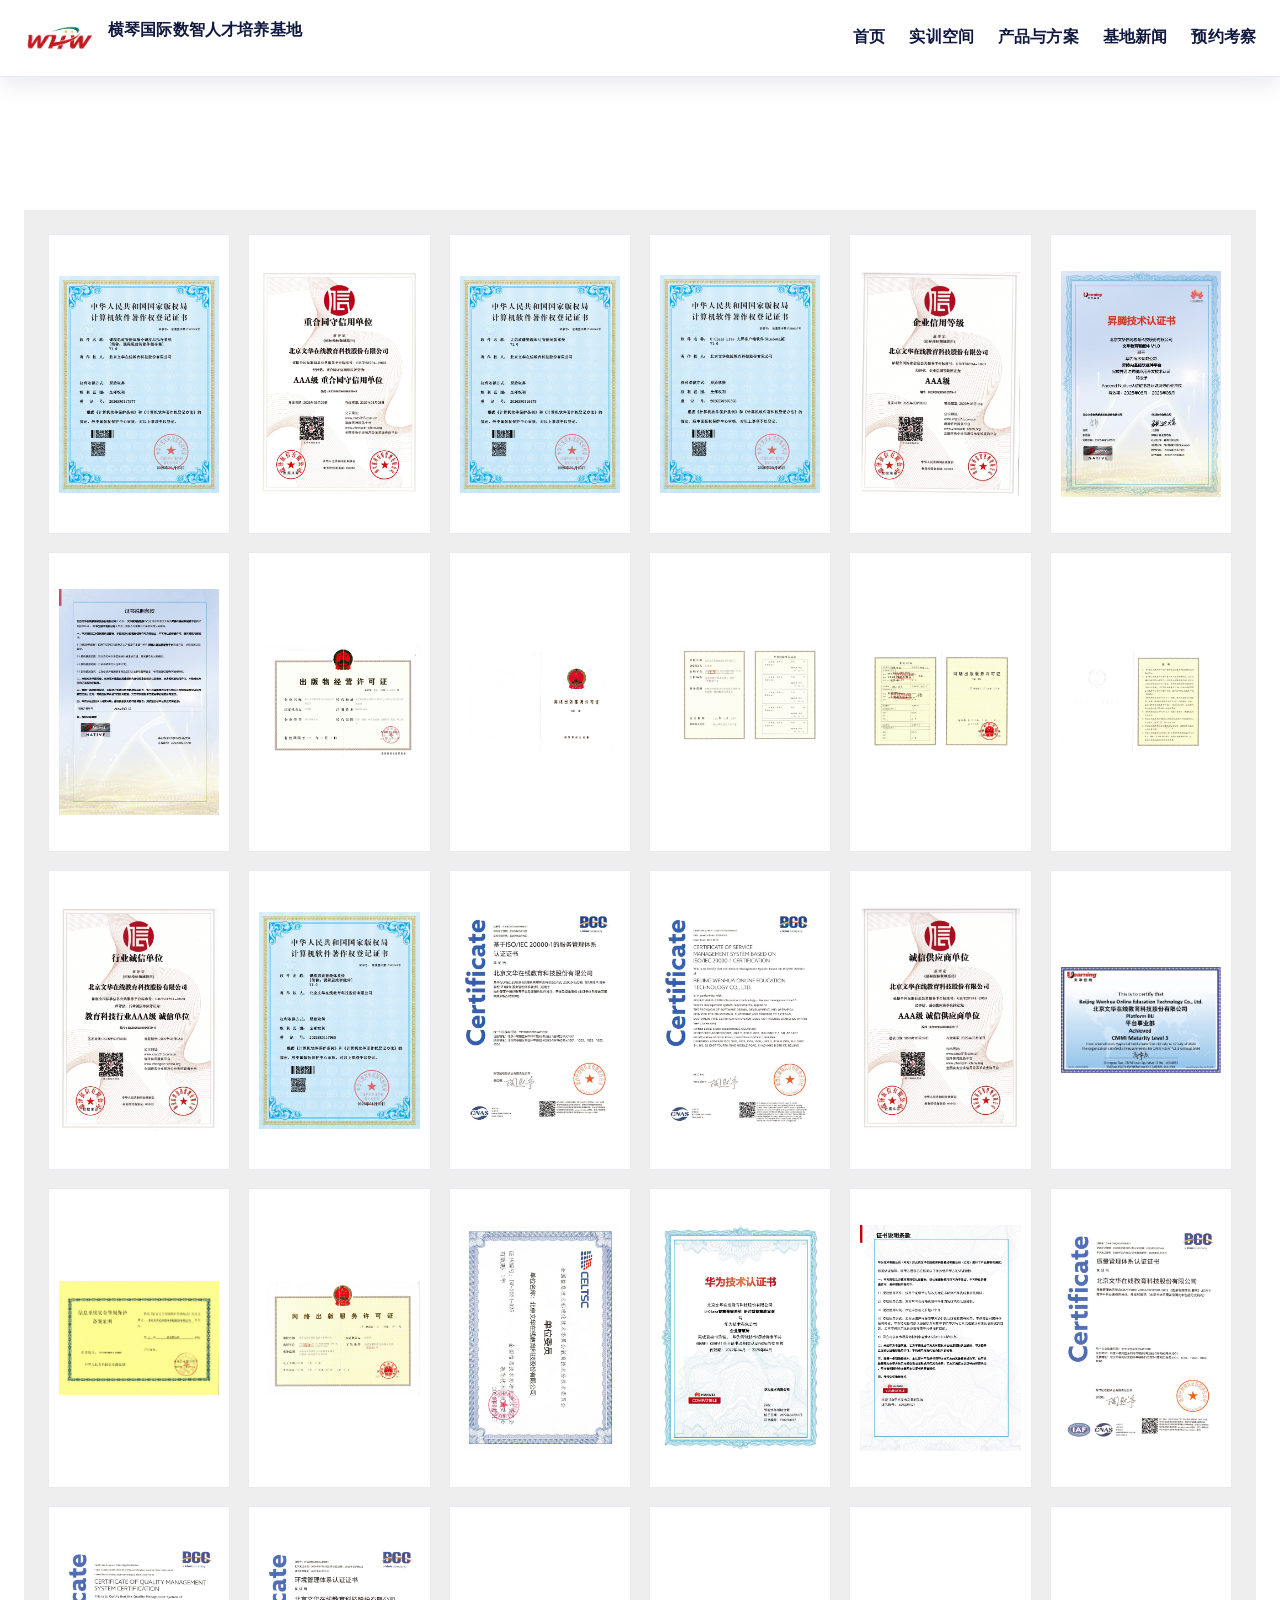
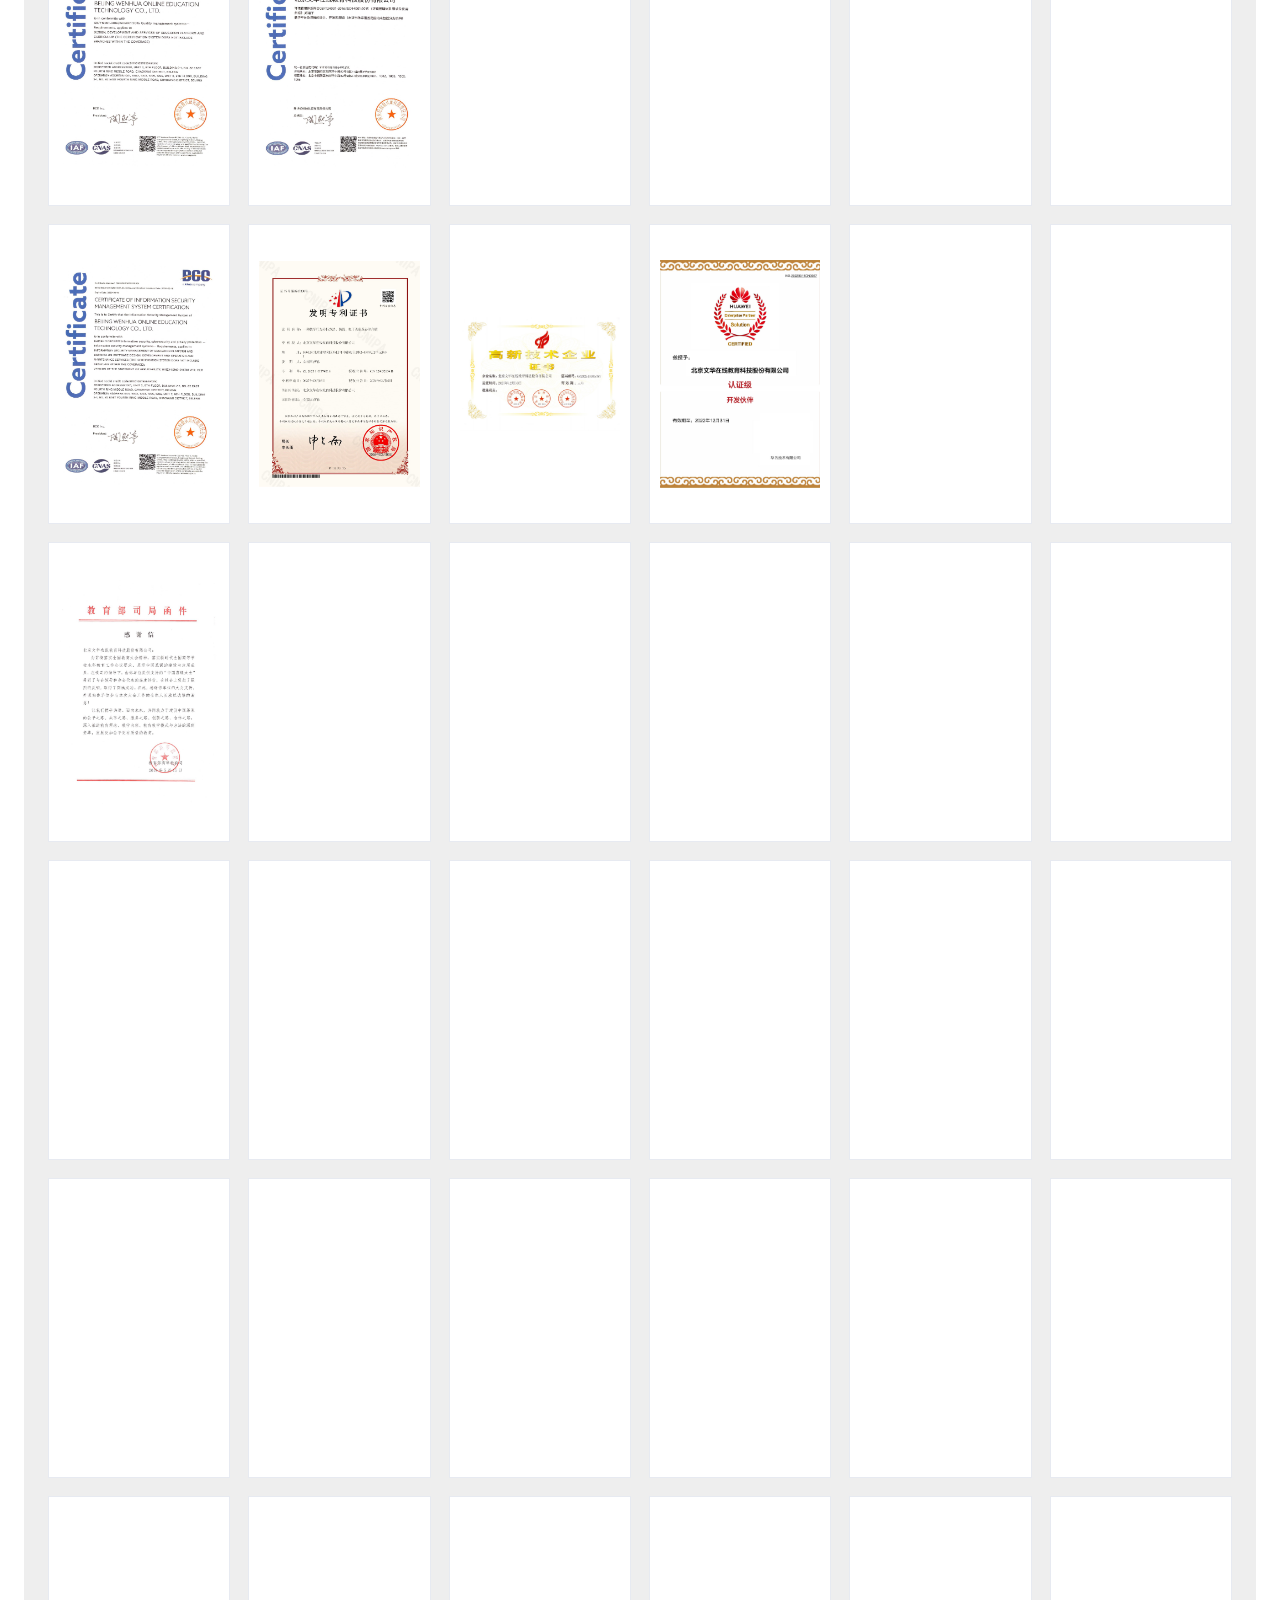
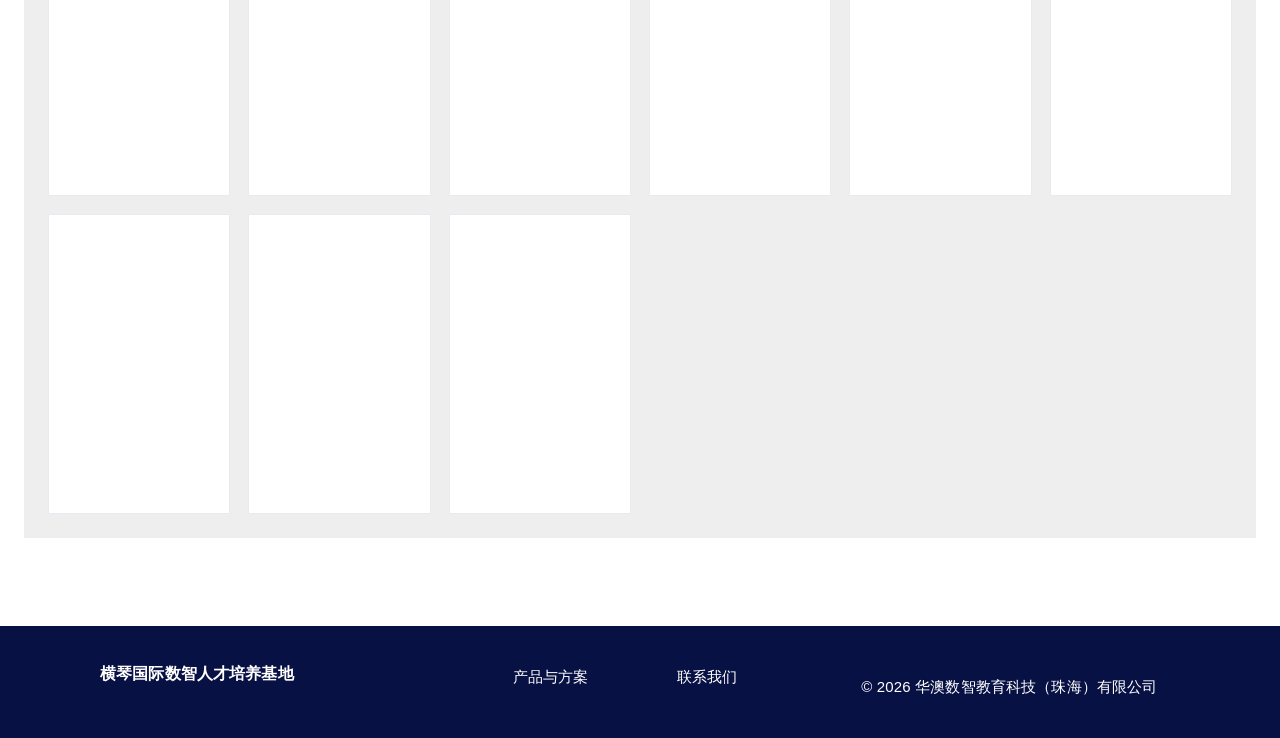
<file: 华澳数值平台主页/honors.html>
<!doctype html><html lang="zh-CN"><head><meta charset="utf-8"><meta name="viewport" content="width=device-width,initial-scale=1"><title>资质荣誉｜横琴国际数智人才培养基地</title><link rel="stylesheet" href="styles.css"></head><body>
<header class="site-header inner"><nav class="nav-shell"><a class="brand" href="index.html"><img class="brand-logo" src="assets/company-logo.png" alt=""><span>横琴国际数智人才培养基地</span></a><button class="nav-toggle" aria-expanded="false">菜单</button><div class="nav-links"><a href="index.html">首页</a><a href="spaces.html">实训空间</a><a href="solutions.html">产品与方案</a><a href="news.html">基地新闻</a><a class="nav-cta" href="index.html#contact">预约考察</a></div></nav></header>
<main class="honors-page"><section class="certificate-section"><div class="certificate-gallery" data-certificate-gallery></div></section></main>
<dialog class="certificate-lightbox" data-certificate-lightbox aria-label="证书大图"><button type="button" aria-label="关闭证书大图" data-certificate-close>×</button><img alt="证书大图" data-certificate-preview></dialog>
<footer class="site-footer"><div class="container footer-layout"><a class="brand footer-brand" href="index.html"><span>横琴国际数智人才培养基地</span></a><nav><a href="solutions.html">产品与方案</a><a href="index.html#contact">联系我们</a></nav><p>© 2026 华澳数智教育科技（珠海）有限公司</p></div></footer><script src="site.js"></script></body></html>
</file>
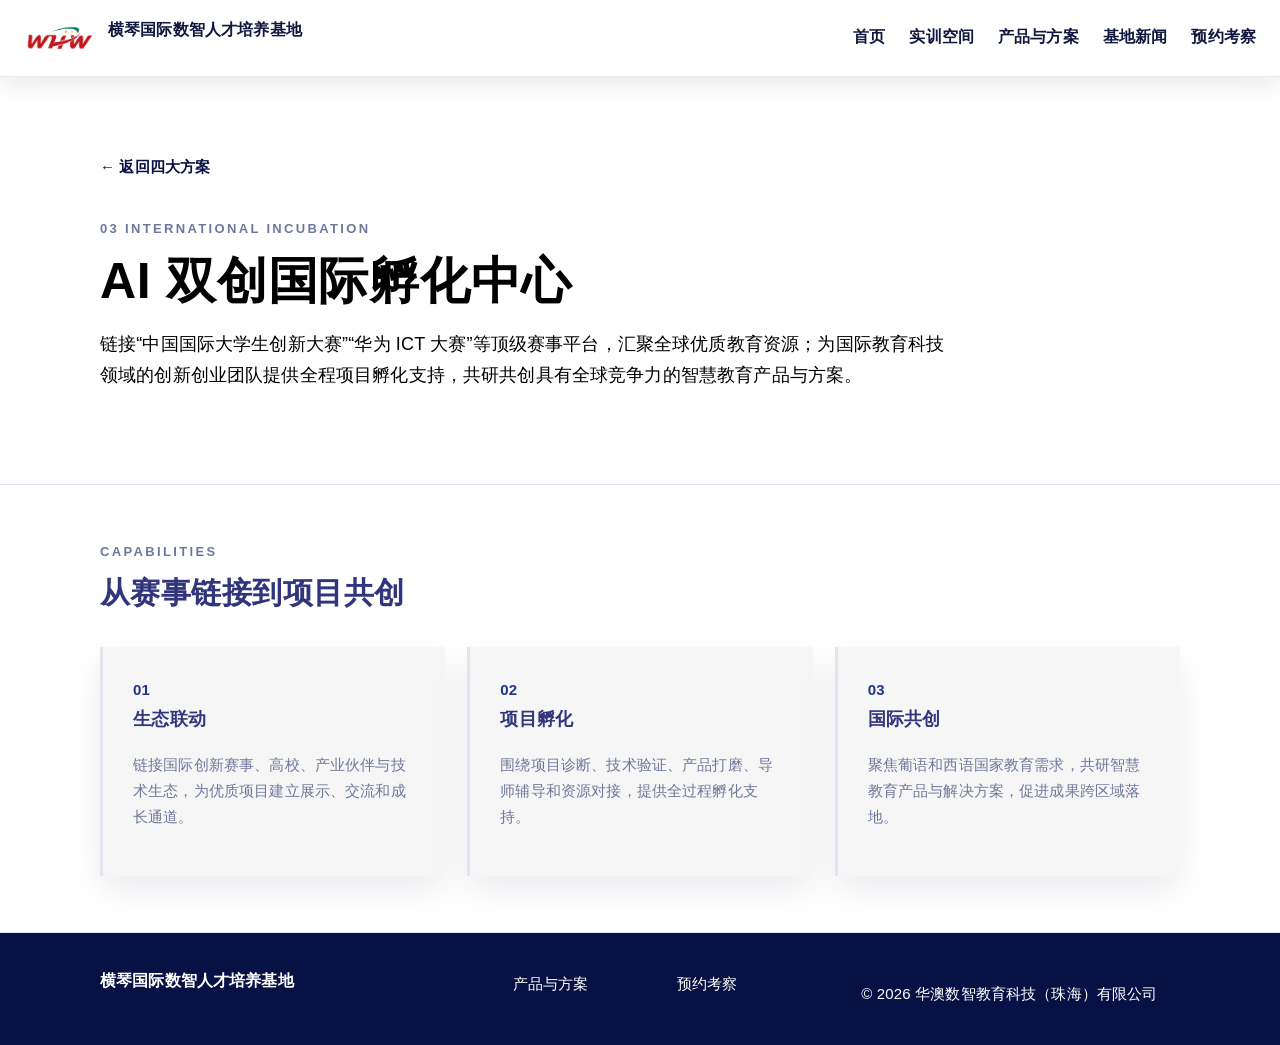
<file: 华澳数值平台主页/innovation-center.html>
<!doctype html><html lang="zh-CN"><head><meta charset="utf-8"><meta name="viewport" content="width=device-width,initial-scale=1"><title>AI双创国际孵化中心｜横琴国际数智人才培养基地</title><link rel="stylesheet" href="styles.css"></head><body>
<header class="site-header inner"><nav class="nav-shell"><a class="brand" href="index.html"><img class="brand-logo" src="assets/company-logo.png" alt=""><span>横琴国际数智人才培养基地</span></a><button class="nav-toggle" aria-expanded="false">菜单</button><div class="nav-links"><a href="index.html">首页</a><a href="spaces.html">实训空间</a><a href="solutions.html">产品与方案</a><a href="news.html">基地新闻</a><a class="nav-cta" href="index.html#contact">预约考察</a></div></nav></header>
<main><section class="center-hero innovation-hero"><div class="container"><a class="back-link" href="solutions.html">← 返回四大方案</a><p class="section-kicker">03 INTERNATIONAL INCUBATION</p><h1>AI 双创国际孵化中心</h1><p>链接“中国国际大学生创新大赛”“华为 ICT 大赛”等顶级赛事平台，汇聚全球优质教育资源；为国际教育科技领域的创新创业团队提供全程项目孵化支持，共研共创具有全球竞争力的智慧教育产品与方案。</p></div></section>
<section class="detail-section"><div class="container"><div class="center-title"><p class="section-kicker">CAPABILITIES</p><h2>从赛事链接到项目共创</h2></div><div class="incubation-steps"><article><span>01</span><h3>生态联动</h3><p>链接国际创新赛事、高校、产业伙伴与技术生态，为优质项目建立展示、交流和成长通道。</p></article><article><span>02</span><h3>项目孵化</h3><p>围绕项目诊断、技术验证、产品打磨、导师辅导和资源对接，提供全过程孵化支持。</p></article><article><span>03</span><h3>国际共创</h3><p>聚焦葡语和西语国家教育需求，共研智慧教育产品与解决方案，促进成果跨区域落地。</p></article></div></div></section></main>
<footer class="site-footer"><div class="container footer-layout"><a class="brand footer-brand" href="index.html"><span>横琴国际数智人才培养基地</span></a><nav><a href="solutions.html">产品与方案</a><a href="index.html#contact">预约考察</a></nav><p>© 2026 华澳数智教育科技（珠海）有限公司</p></div></footer><script src="site.js"></script></body></html>
</file>
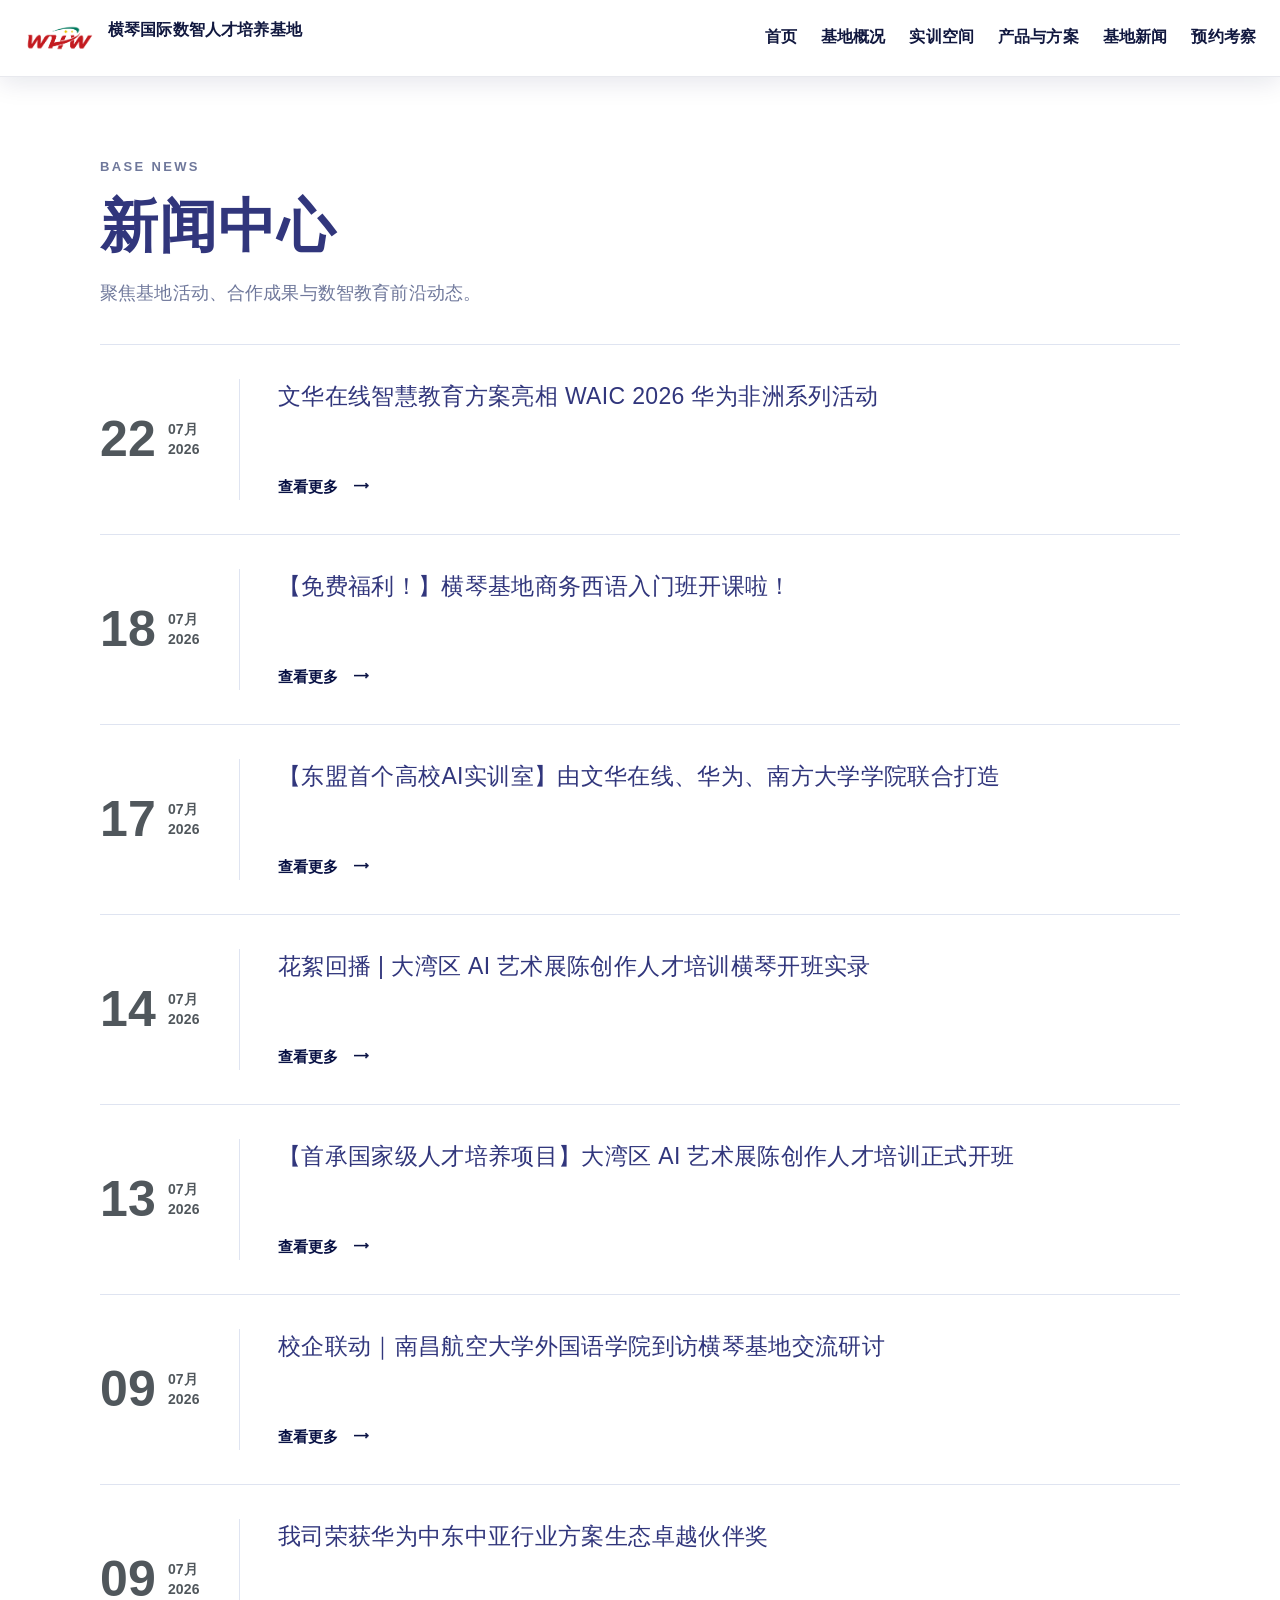
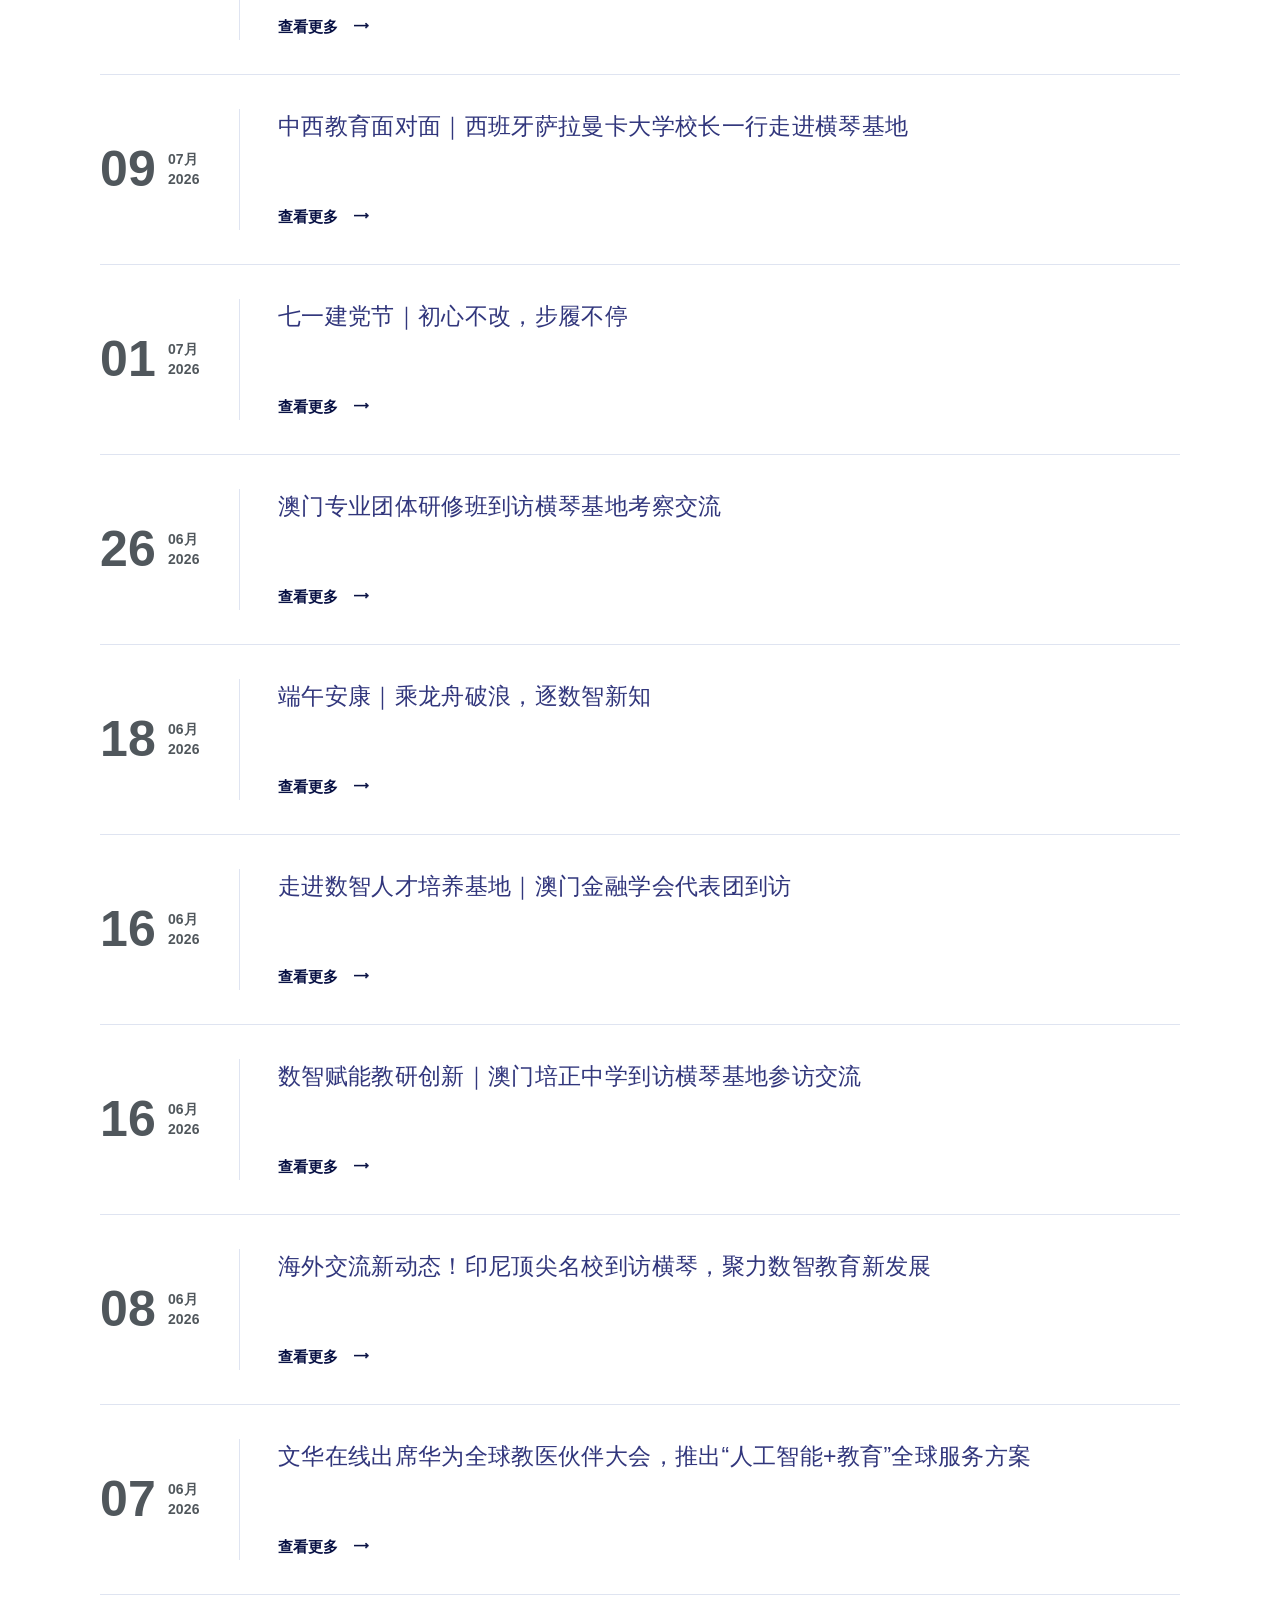
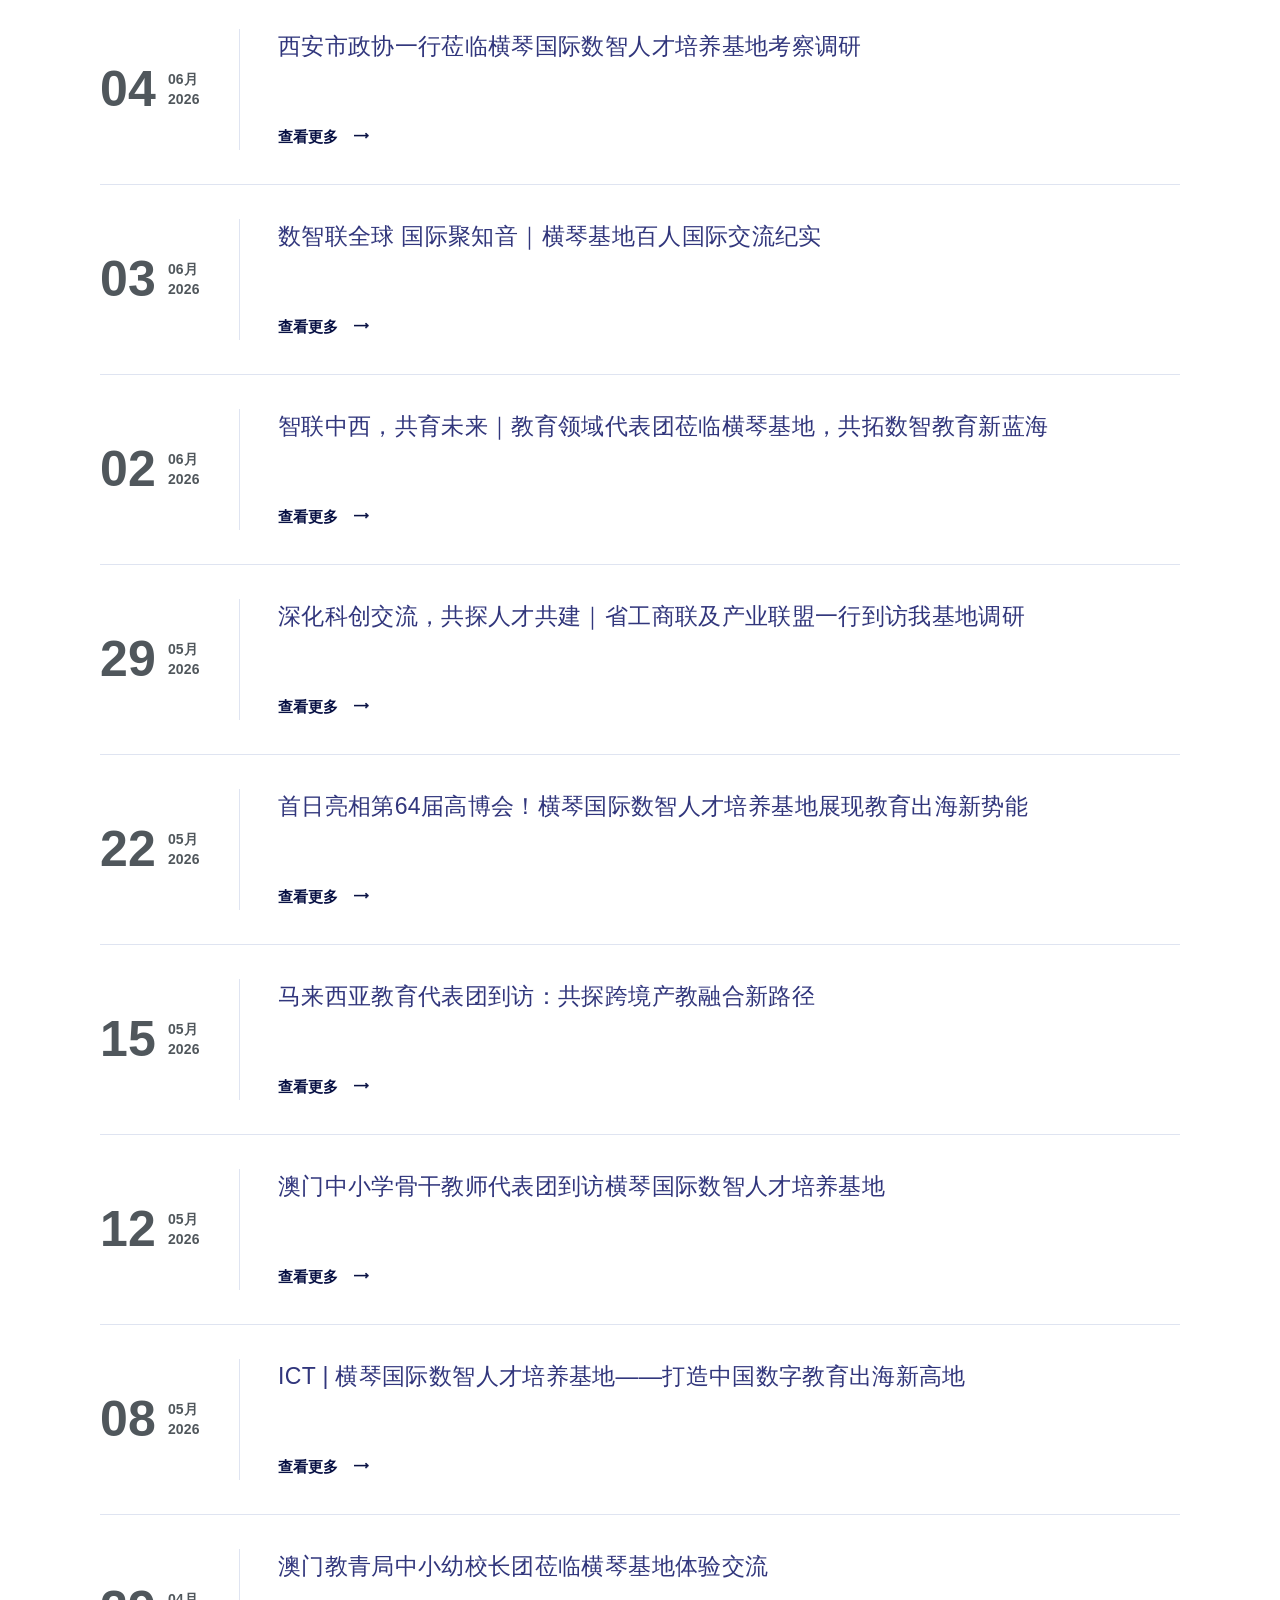
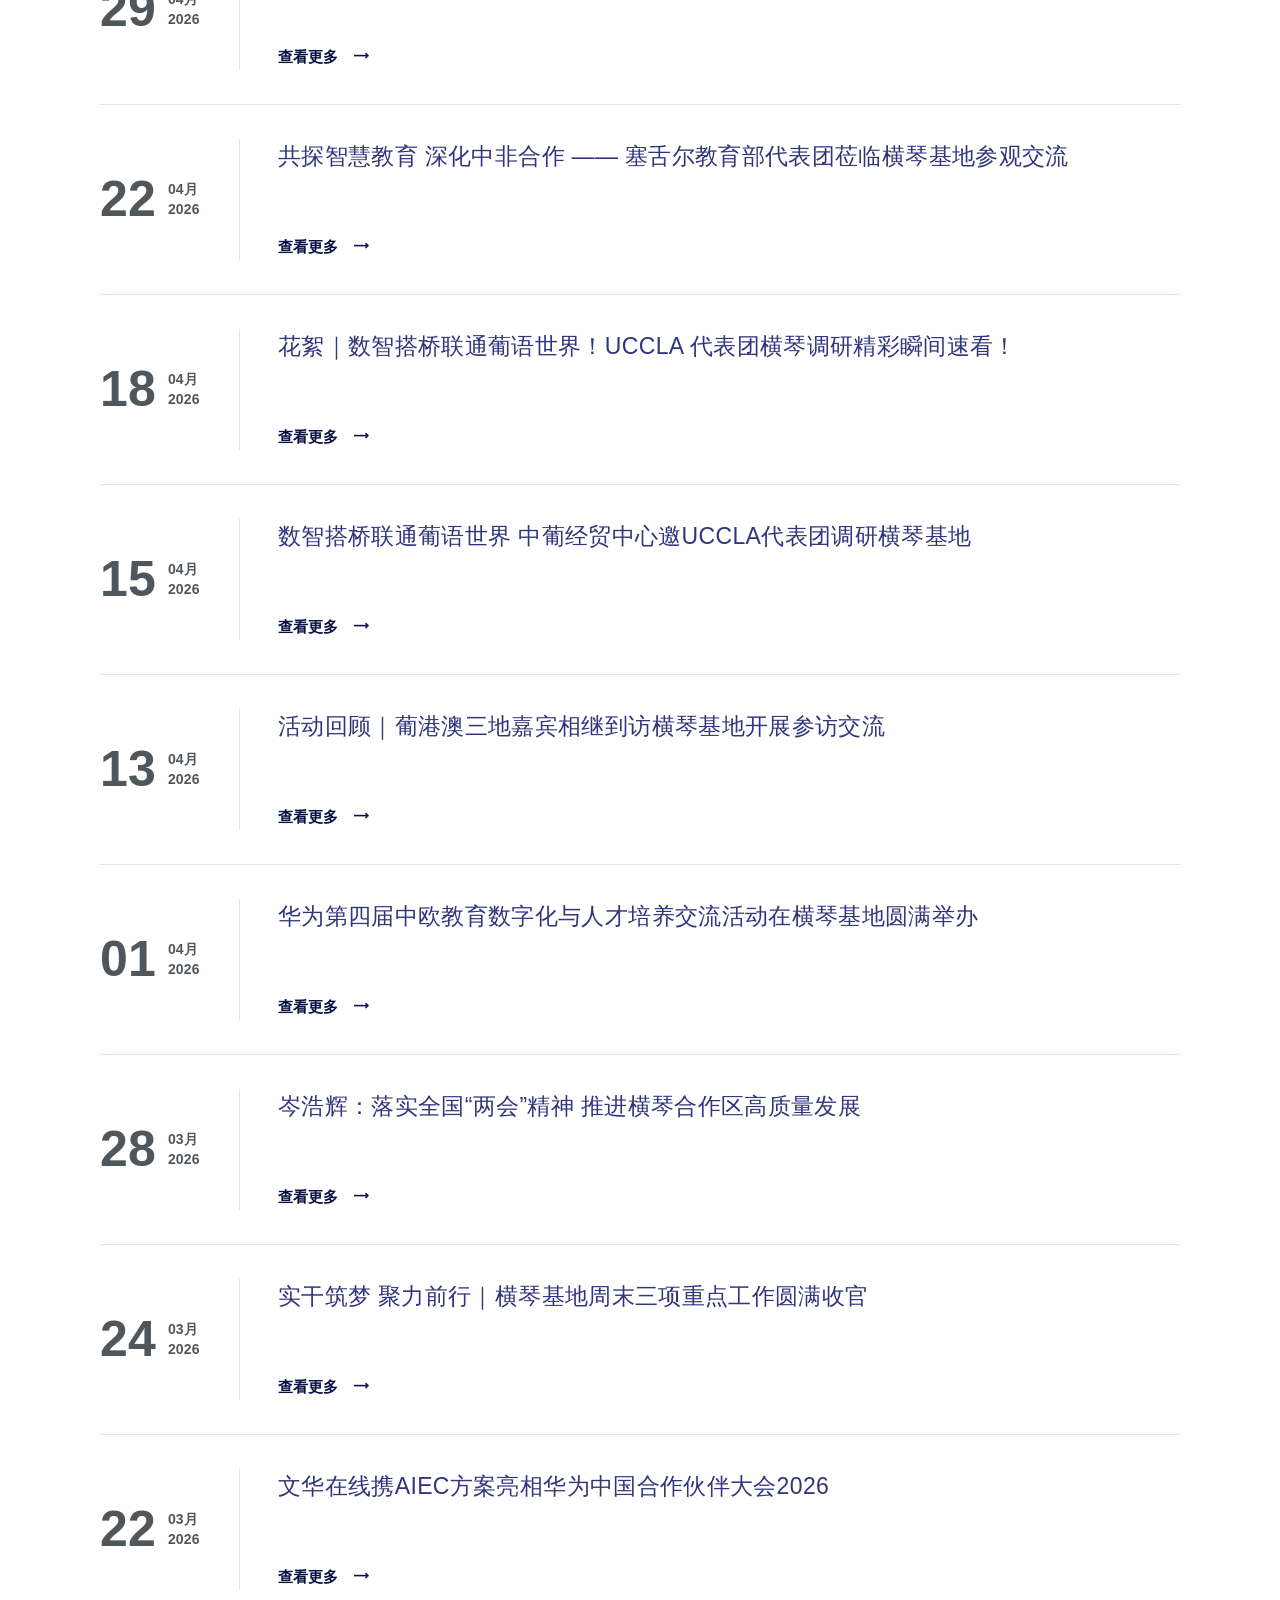
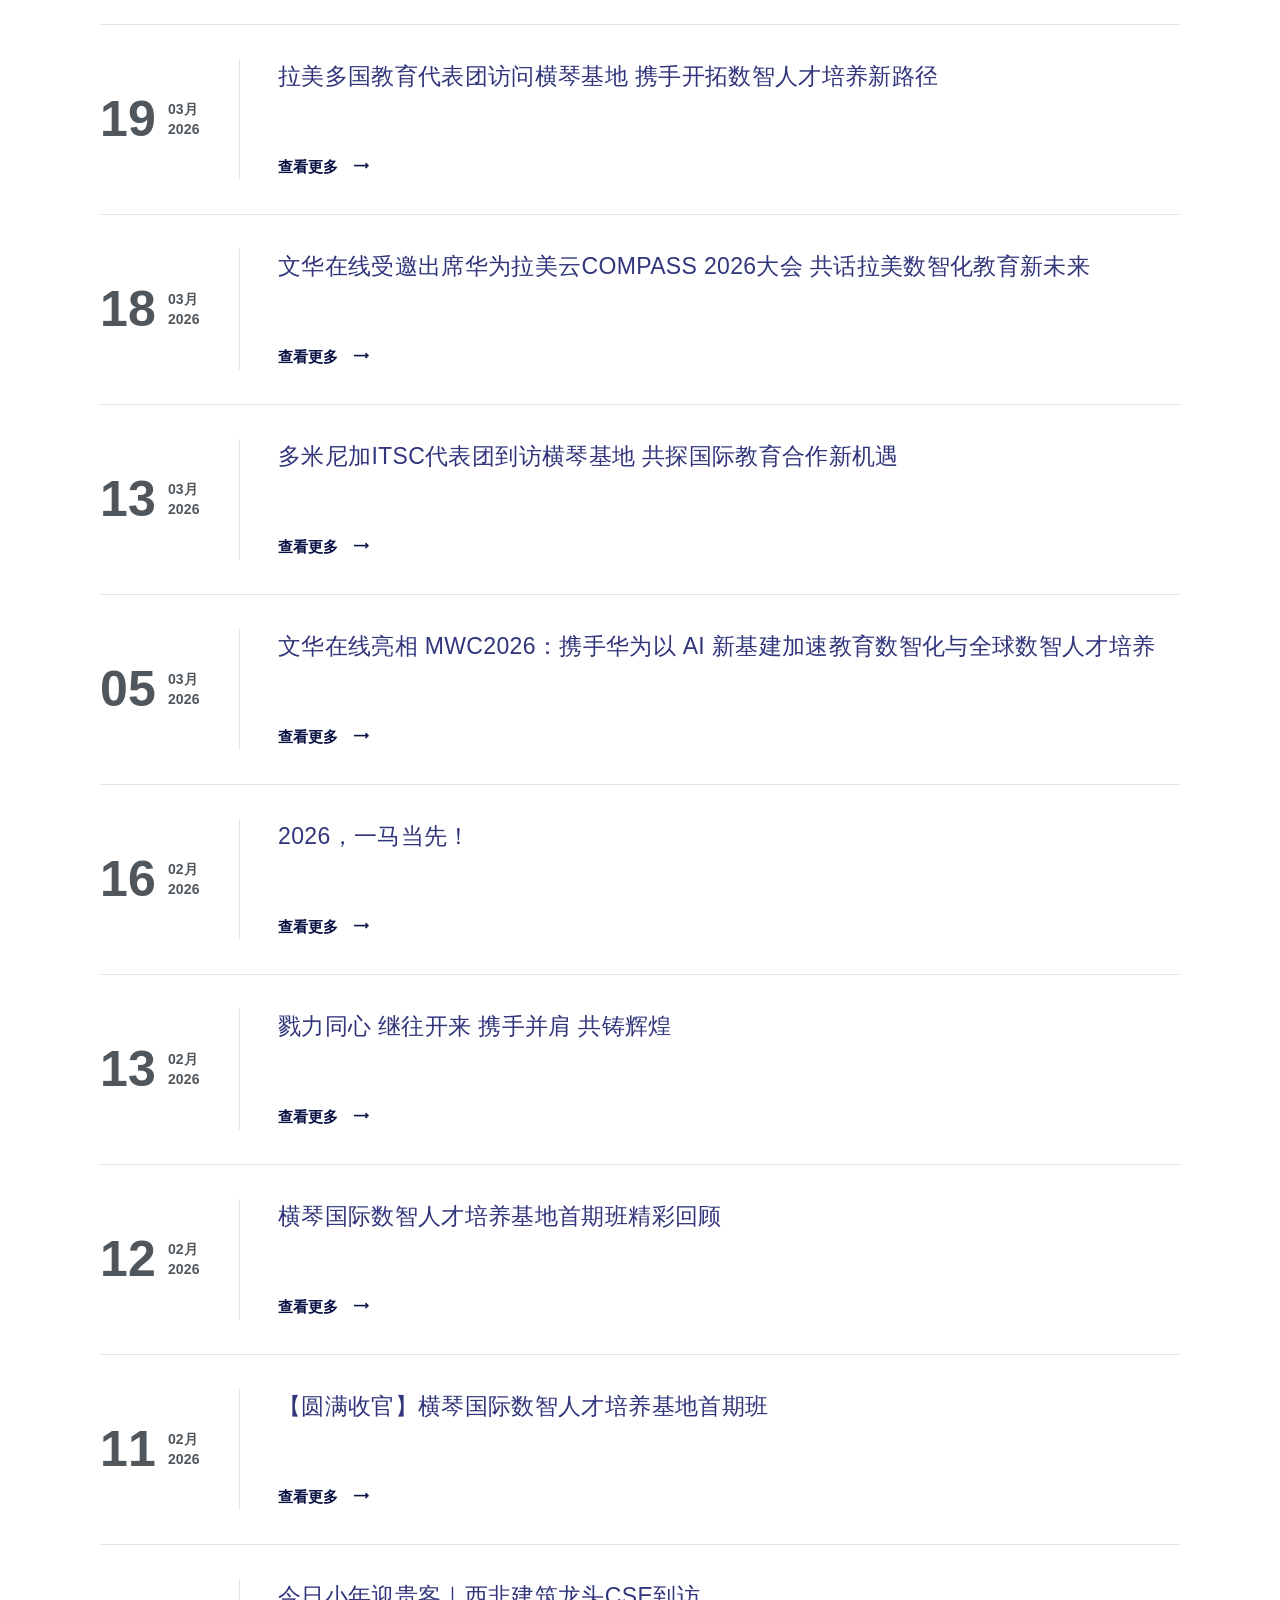
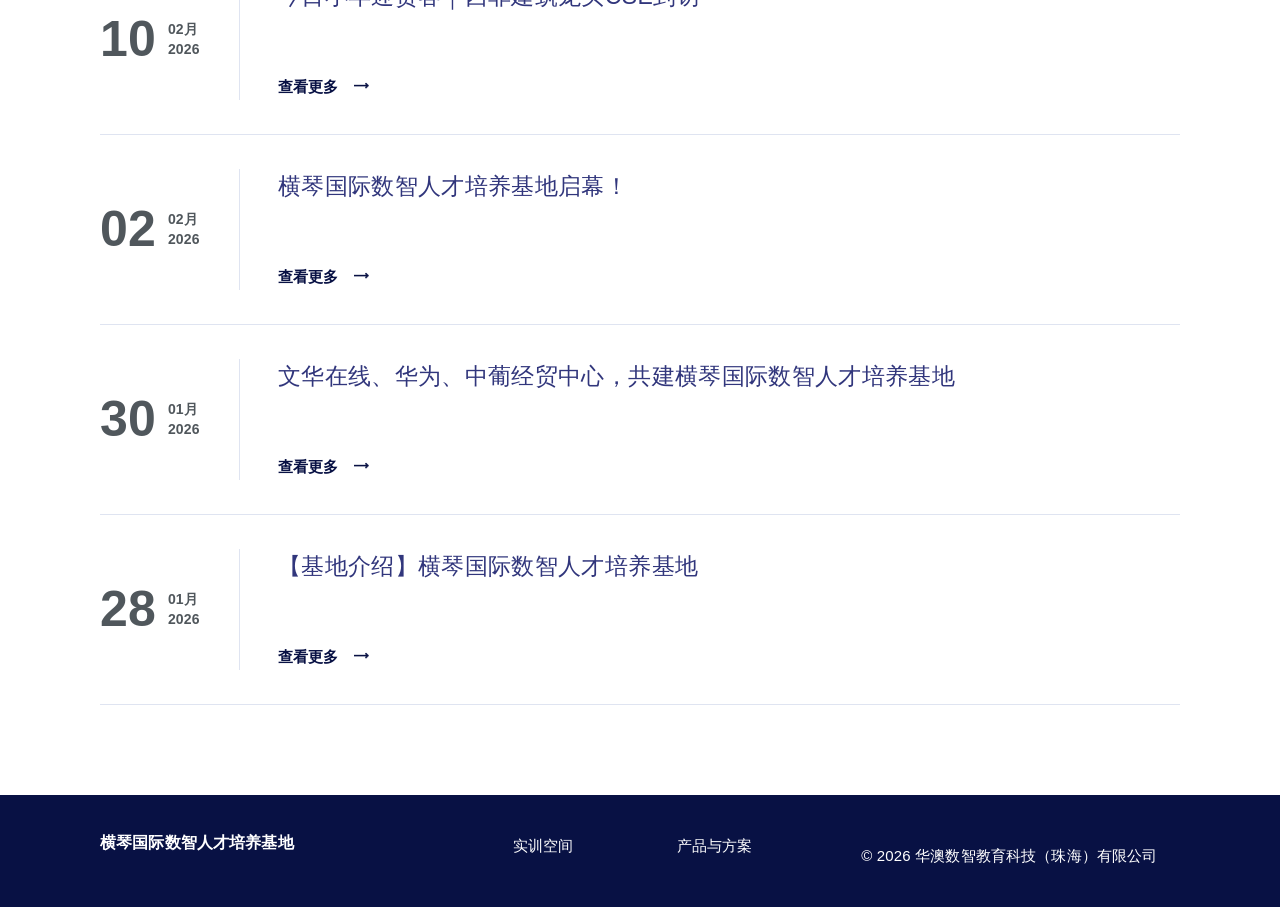
<file: 华澳数值平台主页/news.html>
<!doctype html><html lang="zh-CN"><head><meta charset="utf-8"><meta name="viewport" content="width=device-width,initial-scale=1"><title>基地动态｜横琴国际数智人才培养基地</title><link rel="stylesheet" href="styles.css"></head><body><header class="site-header inner"><nav class="nav-shell"><a class="brand" href="index.html"><img class="brand-logo" src="assets/company-logo.png" alt=""><span>横琴国际数智人才培养基地</span></a><button class="nav-toggle" aria-expanded="false">菜单</button><div class="nav-links"><a href="index.html">首页</a><a href="index.html#about">基地概况</a><a href="spaces.html">实训空间</a><a href="solutions.html">产品与方案</a><a href="news.html">基地新闻</a><a class="nav-cta" href="index.html#contact">预约考察</a></div></nav></header><main><section class="page-hero"><div class="container"><p class="eyebrow">BASE UPDATES</p><h1>基地动态</h1><p>基地新闻、行业资讯与活动公告分类呈现。当前先按内容大纲搭建栏目，后续可直接添加具体文章。</p></div></section>
<section class="news-center"><div class="container"><div class="news-center-heading"><p class="section-kicker">BASE NEWS</p><h1>新闻中心</h1><p>聚焦基地活动、合作成果与数智教育前沿动态。</p></div><div class="news-row-list">
<a class="news-row" href="https://mp.weixin.qq.com/s/VS0_arTJ1hQ-PvB5F7jzZw" target="_blank" rel="noopener noreferrer"><time datetime="2026-07-22"><strong>22</strong><span>07月<br>2026</span></time><div><h2>文华在线智慧教育方案亮相 WAIC 2026 华为非洲系列活动</h2><span class="news-row-more">查看更多　⟶</span></div></a>
<a class="news-row" href="https://mp.weixin.qq.com/s/AC53ZDwvF4MI9lZ7ABSoRw" target="_blank" rel="noopener noreferrer"><time datetime="2026-07-18"><strong>18</strong><span>07月<br>2026</span></time><div><h2>【免费福利！】横琴基地商务西语入门班开课啦！</h2><span class="news-row-more">查看更多　⟶</span></div></a>
<a class="news-row" href="https://mp.weixin.qq.com/s/MZf4BC0MZTcJARbF11Z6Lg" target="_blank" rel="noopener noreferrer"><time datetime="2026-07-17"><strong>17</strong><span>07月<br>2026</span></time><div><h2>【东盟首个高校AI实训室】由文华在线、华为、南方大学学院联合打造</h2><span class="news-row-more">查看更多　⟶</span></div></a>
<a class="news-row" href="https://mp.weixin.qq.com/s/ayLIgFc4H1_91jwuQZs9Sw" target="_blank" rel="noopener noreferrer"><time datetime="2026-07-14"><strong>14</strong><span>07月<br>2026</span></time><div><h2>花絮回播 | 大湾区 AI 艺术展陈创作人才培训横琴开班实录</h2><span class="news-row-more">查看更多　⟶</span></div></a>
<a class="news-row" href="https://mp.weixin.qq.com/s/rFyV08fNQ0v7UN3FTBZIjA" target="_blank" rel="noopener noreferrer"><time datetime="2026-07-13"><strong>13</strong><span>07月<br>2026</span></time><div><h2>【首承国家级人才培养项目】大湾区 AI 艺术展陈创作人才培训正式开班</h2><span class="news-row-more">查看更多　⟶</span></div></a>
<a class="news-row" href="https://mp.weixin.qq.com/s/TkIOa6RZbx4_uHoLussTzA" target="_blank" rel="noopener noreferrer"><time datetime="2026-07-09"><strong>09</strong><span>07月<br>2026</span></time><div><h2>校企联动｜南昌航空大学外国语学院到访横琴基地交流研讨</h2><span class="news-row-more">查看更多　⟶</span></div></a>
<a class="news-row" href="https://mp.weixin.qq.com/s/r7ytVmg0tnbnuGJHqGCwWA" target="_blank" rel="noopener noreferrer"><time datetime="2026-07-09"><strong>09</strong><span>07月<br>2026</span></time><div><h2>我司荣获华为中东中亚行业方案生态卓越伙伴奖</h2><span class="news-row-more">查看更多　⟶</span></div></a>
<a class="news-row" href="https://mp.weixin.qq.com/s/bFj5byP_DCoigQETJHplDg" target="_blank" rel="noopener noreferrer"><time datetime="2026-07-09"><strong>09</strong><span>07月<br>2026</span></time><div><h2>中西教育面对面｜西班牙萨拉曼卡大学校长一行走进横琴基地</h2><span class="news-row-more">查看更多　⟶</span></div></a>
<a class="news-row" href="https://mp.weixin.qq.com/s/m8CngG11RT4bg8-4OQV85Q" target="_blank" rel="noopener noreferrer"><time datetime="2026-07-01"><strong>01</strong><span>07月<br>2026</span></time><div><h2>七一建党节｜初心不改，步履不停</h2><span class="news-row-more">查看更多　⟶</span></div></a>
<a class="news-row" href="https://mp.weixin.qq.com/s/mO7uKrVq6WdbfxnVOEC46A" target="_blank" rel="noopener noreferrer"><time datetime="2026-06-26"><strong>26</strong><span>06月<br>2026</span></time><div><h2>澳门专业团体研修班到访横琴基地考察交流</h2><span class="news-row-more">查看更多　⟶</span></div></a>
<a class="news-row" href="https://mp.weixin.qq.com/s/lVo2-ebxc-kp4p5NVM7SXQ" target="_blank" rel="noopener noreferrer"><time datetime="2026-06-18"><strong>18</strong><span>06月<br>2026</span></time><div><h2>端午安康｜乘龙舟破浪，逐数智新知</h2><span class="news-row-more">查看更多　⟶</span></div></a>
<a class="news-row" href="https://mp.weixin.qq.com/s/rz7MXgf9yr0L5QQBWMng5w" target="_blank" rel="noopener noreferrer"><time datetime="2026-06-16"><strong>16</strong><span>06月<br>2026</span></time><div><h2>走进数智人才培养基地｜澳门金融学会代表团到访</h2><span class="news-row-more">查看更多　⟶</span></div></a>
<a class="news-row" href="https://mp.weixin.qq.com/s/8B8-7sJDCdZzNfjXPilK8w" target="_blank" rel="noopener noreferrer"><time datetime="2026-06-16"><strong>16</strong><span>06月<br>2026</span></time><div><h2>数智赋能教研创新｜澳门培正中学到访横琴基地参访交流</h2><span class="news-row-more">查看更多　⟶</span></div></a>
<a class="news-row" href="https://mp.weixin.qq.com/s/p_RQ3FSfbvRZEm2F5K8v7w" target="_blank" rel="noopener noreferrer"><time datetime="2026-06-08"><strong>08</strong><span>06月<br>2026</span></time><div><h2>海外交流新动态！印尼顶尖名校到访横琴，聚力数智教育新发展</h2><span class="news-row-more">查看更多　⟶</span></div></a>
<a class="news-row" href="https://mp.weixin.qq.com/s/9BZh5TTZIW4D_AX022TStw" target="_blank" rel="noopener noreferrer"><time datetime="2026-06-07"><strong>07</strong><span>06月<br>2026</span></time><div><h2>文华在线出席华为全球教医伙伴大会，推出“人工智能+教育”全球服务方案</h2><span class="news-row-more">查看更多　⟶</span></div></a>
<a class="news-row" href="https://mp.weixin.qq.com/s/XPdEOy3lPL0-QYYnzqSZqA" target="_blank" rel="noopener noreferrer"><time datetime="2026-06-04"><strong>04</strong><span>06月<br>2026</span></time><div><h2>西安市政协一行莅临横琴国际数智人才培养基地考察调研</h2><span class="news-row-more">查看更多　⟶</span></div></a>
<a class="news-row" href="https://mp.weixin.qq.com/s/9Xg4woIwFP3aowPojEgguQ" target="_blank" rel="noopener noreferrer"><time datetime="2026-06-03"><strong>03</strong><span>06月<br>2026</span></time><div><h2>数智联全球 国际聚知音｜横琴基地百人国际交流纪实</h2><span class="news-row-more">查看更多　⟶</span></div></a>
<a class="news-row" href="https://mp.weixin.qq.com/s/1KH92NYj-lECHJ7dUViuPg" target="_blank" rel="noopener noreferrer"><time datetime="2026-06-02"><strong>02</strong><span>06月<br>2026</span></time><div><h2>智联中西，共育未来｜教育领域代表团莅临横琴基地，共拓数智教育新蓝海</h2><span class="news-row-more">查看更多　⟶</span></div></a>
<a class="news-row" href="https://mp.weixin.qq.com/s/8w81freHWtPN6bfmLQBhFw" target="_blank" rel="noopener noreferrer"><time datetime="2026-05-29"><strong>29</strong><span>05月<br>2026</span></time><div><h2>深化科创交流，共探人才共建｜省工商联及产业联盟一行到访我基地调研</h2><span class="news-row-more">查看更多　⟶</span></div></a>
<a class="news-row" href="https://mp.weixin.qq.com/s/kaTKCli3nozkcMem22bv3w" target="_blank" rel="noopener noreferrer"><time datetime="2026-05-22"><strong>22</strong><span>05月<br>2026</span></time><div><h2>首日亮相第64届高博会！横琴国际数智人才培养基地展现教育出海新势能</h2><span class="news-row-more">查看更多　⟶</span></div></a>
<a class="news-row" href="https://mp.weixin.qq.com/s/T_2tt4CLg--qGq4OF0GQ2A" target="_blank" rel="noopener noreferrer"><time datetime="2026-05-15"><strong>15</strong><span>05月<br>2026</span></time><div><h2>马来西亚教育代表团到访：共探跨境产教融合新路径</h2><span class="news-row-more">查看更多　⟶</span></div></a>
<a class="news-row" href="https://mp.weixin.qq.com/s/DUuurjucFYbN1cwD82qDpw" target="_blank" rel="noopener noreferrer"><time datetime="2026-05-12"><strong>12</strong><span>05月<br>2026</span></time><div><h2>澳门中小学骨干教师代表团到访横琴国际数智人才培养基地</h2><span class="news-row-more">查看更多　⟶</span></div></a>
<a class="news-row" href="https://mp.weixin.qq.com/s/Qsb6GiPMZ6XYMZLf3pSSjA" target="_blank" rel="noopener noreferrer"><time datetime="2026-05-08"><strong>08</strong><span>05月<br>2026</span></time><div><h2>ICT | 横琴国际数智人才培养基地——打造中国数字教育出海新高地</h2><span class="news-row-more">查看更多　⟶</span></div></a>
<a class="news-row" href="https://mp.weixin.qq.com/s/3ef_BjbRUrJ0TowU5pN4Qw" target="_blank" rel="noopener noreferrer"><time datetime="2026-04-29"><strong>29</strong><span>04月<br>2026</span></time><div><h2>澳门教青局中小幼校长团莅临横琴基地体验交流</h2><span class="news-row-more">查看更多　⟶</span></div></a>
<a class="news-row" href="https://mp.weixin.qq.com/s/HEqJLM727udXRaf77Ga8og" target="_blank" rel="noopener noreferrer"><time datetime="2026-04-22"><strong>22</strong><span>04月<br>2026</span></time><div><h2>共探智慧教育 深化中非合作 —— 塞舌尔教育部代表团莅临横琴基地参观交流</h2><span class="news-row-more">查看更多　⟶</span></div></a>
<a class="news-row" href="https://mp.weixin.qq.com/s/5kgT6TagiWRXdLi5wKZ5_A" target="_blank" rel="noopener noreferrer"><time datetime="2026-04-18"><strong>18</strong><span>04月<br>2026</span></time><div><h2>花絮｜数智搭桥联通葡语世界！UCCLA 代表团横琴调研精彩瞬间速看！</h2><span class="news-row-more">查看更多　⟶</span></div></a>
<a class="news-row" href="https://mp.weixin.qq.com/s/NDUbTw4_75K8pfyQiWUbNg" target="_blank" rel="noopener noreferrer"><time datetime="2026-04-15"><strong>15</strong><span>04月<br>2026</span></time><div><h2>数智搭桥联通葡语世界 中葡经贸中心邀UCCLA代表团调研横琴基地</h2><span class="news-row-more">查看更多　⟶</span></div></a>
<a class="news-row" href="https://mp.weixin.qq.com/s/NCBVRHFuzn0myuSKHk89NA" target="_blank" rel="noopener noreferrer"><time datetime="2026-04-13"><strong>13</strong><span>04月<br>2026</span></time><div><h2>活动回顾｜葡港澳三地嘉宾相继到访横琴基地开展参访交流</h2><span class="news-row-more">查看更多　⟶</span></div></a>
<a class="news-row" href="https://mp.weixin.qq.com/s/mfQzuEpiGO0k2qRvpZajnw" target="_blank" rel="noopener noreferrer"><time datetime="2026-04-01"><strong>01</strong><span>04月<br>2026</span></time><div><h2>华为第四届中欧教育数字化与人才培养交流活动在横琴基地圆满举办</h2><span class="news-row-more">查看更多　⟶</span></div></a>
<a class="news-row" href="https://mp.weixin.qq.com/s/vGFCu3960ZKavrhZVHlnSg" target="_blank" rel="noopener noreferrer"><time datetime="2026-03-28"><strong>28</strong><span>03月<br>2026</span></time><div><h2>岑浩辉：落实全国“两会”精神 推进横琴合作区高质量发展</h2><span class="news-row-more">查看更多　⟶</span></div></a>
<a class="news-row" href="https://mp.weixin.qq.com/s/VGEJvNNaEptmcKWh9Khn5g" target="_blank" rel="noopener noreferrer"><time datetime="2026-03-24"><strong>24</strong><span>03月<br>2026</span></time><div><h2>实干筑梦 聚力前行｜横琴基地周末三项重点工作圆满收官</h2><span class="news-row-more">查看更多　⟶</span></div></a>
<a class="news-row" href="https://mp.weixin.qq.com/s/A9JViviq7CimmJzHK8KlUQ" target="_blank" rel="noopener noreferrer"><time datetime="2026-03-22"><strong>22</strong><span>03月<br>2026</span></time><div><h2>文华在线携AIEC方案亮相华为中国合作伙伴大会2026</h2><span class="news-row-more">查看更多　⟶</span></div></a>
<a class="news-row" href="https://mp.weixin.qq.com/s/6hs5tUThzqJjN0AGtlZNFA" target="_blank" rel="noopener noreferrer"><time datetime="2026-03-19"><strong>19</strong><span>03月<br>2026</span></time><div><h2>拉美多国教育代表团访问横琴基地 携手开拓数智人才培养新路径</h2><span class="news-row-more">查看更多　⟶</span></div></a>
<a class="news-row" href="https://mp.weixin.qq.com/s/dwmkEleZuPs2Ss-eZNi00g" target="_blank" rel="noopener noreferrer"><time datetime="2026-03-18"><strong>18</strong><span>03月<br>2026</span></time><div><h2>文华在线受邀出席华为拉美云COMPASS 2026大会 共话拉美数智化教育新未来</h2><span class="news-row-more">查看更多　⟶</span></div></a>
<a class="news-row" href="https://mp.weixin.qq.com/s/4zTGGaYwsdovk_1L8Po2nQ" target="_blank" rel="noopener noreferrer"><time datetime="2026-03-13"><strong>13</strong><span>03月<br>2026</span></time><div><h2>多米尼加ITSC代表团到访横琴基地 共探国际教育合作新机遇</h2><span class="news-row-more">查看更多　⟶</span></div></a>
<a class="news-row" href="https://mp.weixin.qq.com/s/j4uKartSyZcLf21WWvI1nA" target="_blank" rel="noopener noreferrer"><time datetime="2026-03-05"><strong>05</strong><span>03月<br>2026</span></time><div><h2>文华在线亮相 MWC2026：携手华为以 AI 新基建加速教育数智化与全球数智人才培养</h2><span class="news-row-more">查看更多　⟶</span></div></a>
<a class="news-row" href="https://mp.weixin.qq.com/s/NjFRZ5xCvVJjT-y_2AU1bQ" target="_blank" rel="noopener noreferrer"><time datetime="2026-02-16"><strong>16</strong><span>02月<br>2026</span></time><div><h2>2026，一马当先！</h2><span class="news-row-more">查看更多　⟶</span></div></a>
<a class="news-row" href="https://mp.weixin.qq.com/s/-WOjChu8QvhkTYXbRL29fg" target="_blank" rel="noopener noreferrer"><time datetime="2026-02-13"><strong>13</strong><span>02月<br>2026</span></time><div><h2>戮力同心 继往开来 携手并肩 共铸辉煌</h2><span class="news-row-more">查看更多　⟶</span></div></a>
<a class="news-row" href="https://mp.weixin.qq.com/s/JKofBAZb1JudvLladMmvTQ" target="_blank" rel="noopener noreferrer"><time datetime="2026-02-12"><strong>12</strong><span>02月<br>2026</span></time><div><h2>横琴国际数智人才培养基地首期班精彩回顾</h2><span class="news-row-more">查看更多　⟶</span></div></a>
<a class="news-row" href="https://mp.weixin.qq.com/s/wsXnAxiBoZH_i8d5qbmGKA" target="_blank" rel="noopener noreferrer"><time datetime="2026-02-11"><strong>11</strong><span>02月<br>2026</span></time><div><h2>【圆满收官】横琴国际数智人才培养基地首期班</h2><span class="news-row-more">查看更多　⟶</span></div></a>
<a class="news-row" href="https://mp.weixin.qq.com/s/NdB2vb_3nEn8ZydZ1GgItg" target="_blank" rel="noopener noreferrer"><time datetime="2026-02-10"><strong>10</strong><span>02月<br>2026</span></time><div><h2>今日小年迎贵客｜西非建筑龙头CSE到访</h2><span class="news-row-more">查看更多　⟶</span></div></a>
<a class="news-row" href="https://mp.weixin.qq.com/s/_h2EAaM043wBdnxl-tKIuw" target="_blank" rel="noopener noreferrer"><time datetime="2026-02-02"><strong>02</strong><span>02月<br>2026</span></time><div><h2>横琴国际数智人才培养基地启幕！</h2><span class="news-row-more">查看更多　⟶</span></div></a>
<a class="news-row" href="https://mp.weixin.qq.com/s/Zj6YDY6AYtSrbQlKqx51Cg" target="_blank" rel="noopener noreferrer"><time datetime="2026-01-30"><strong>30</strong><span>01月<br>2026</span></time><div><h2>文华在线、华为、中葡经贸中心，共建横琴国际数智人才培养基地</h2><span class="news-row-more">查看更多　⟶</span></div></a>
<a class="news-row" href="https://mp.weixin.qq.com/s/5sd0SgyiCP_Z9ydc1JuJ4Q" target="_blank" rel="noopener noreferrer"><time datetime="2026-01-28"><strong>28</strong><span>01月<br>2026</span></time><div><h2>【基地介绍】横琴国际数智人才培养基地</h2><span class="news-row-more">查看更多　⟶</span></div></a>
</div></div></section></main><footer class="site-footer"><div class="container footer-layout"><a class="brand footer-brand" href="index.html"><span>横琴国际数智人才培养基地</span></a><nav><a href="spaces.html">实训空间</a><a href="solutions.html">产品与方案</a></nav><p>© 2026 华澳数智教育科技（珠海）有限公司</p></div></footer><script src="site.js"></script></body></html>
</file>
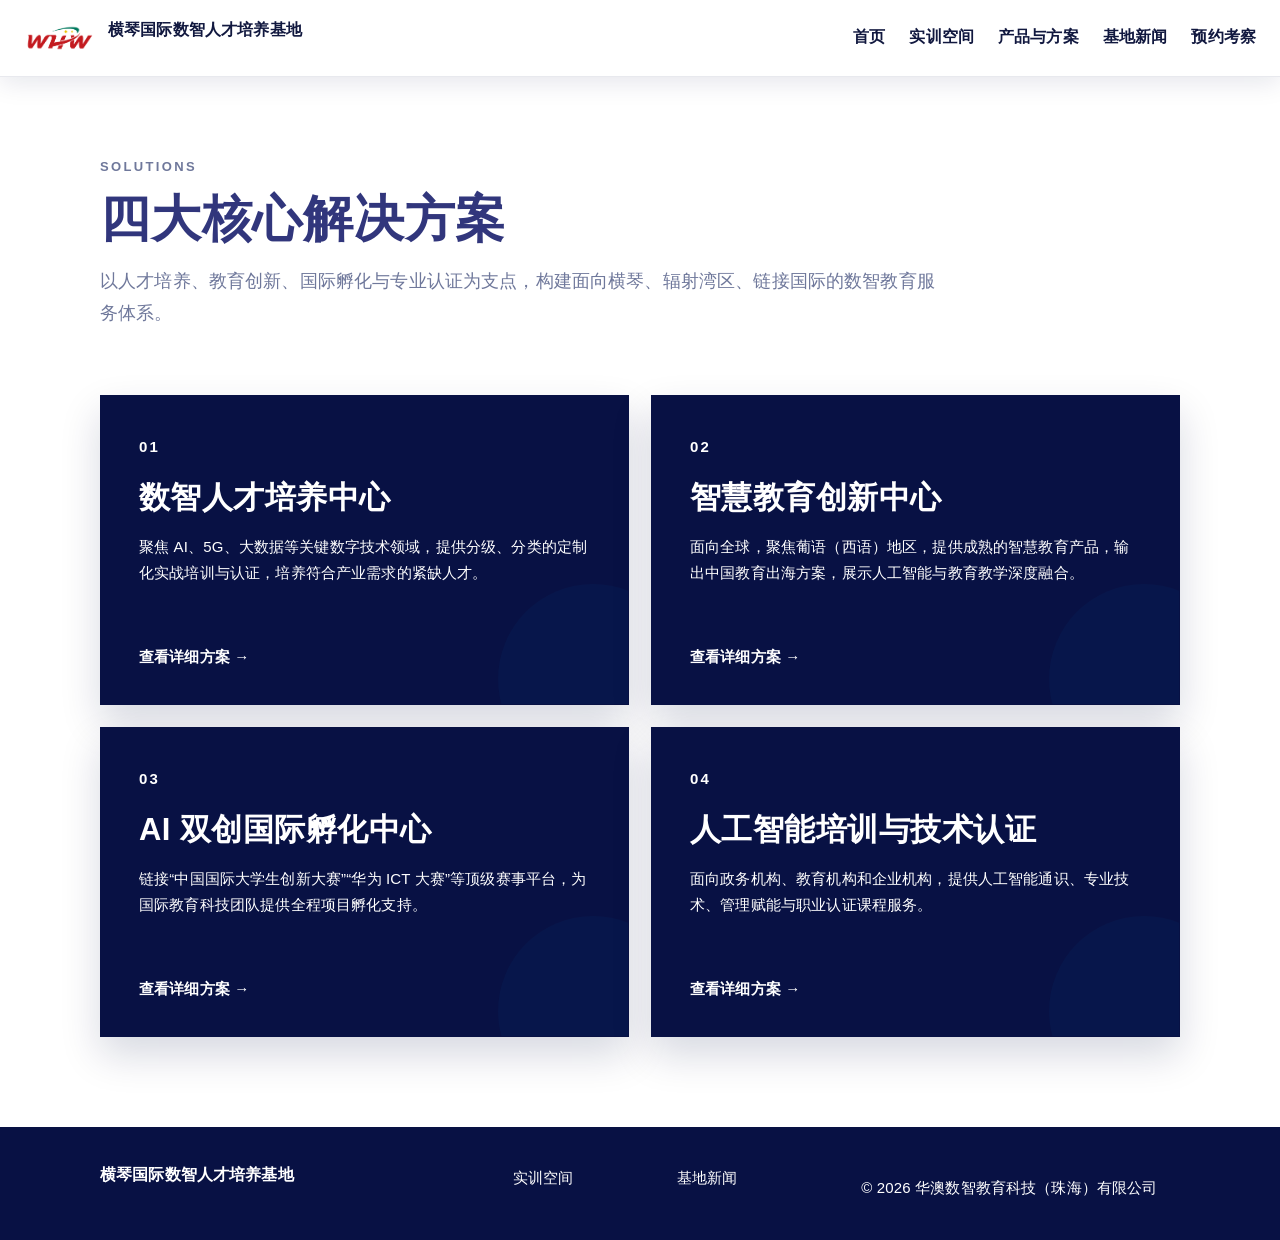
<file: 华澳数值平台主页/solutions.html>
<!doctype html><html lang="zh-CN"><head><meta charset="utf-8"><meta name="viewport" content="width=device-width,initial-scale=1"><title>产品与方案｜横琴国际数智人才培养基地</title><link rel="stylesheet" href="styles.css"></head><body>
<header class="site-header inner"><nav class="nav-shell"><a class="brand" href="index.html"><img class="brand-logo" src="assets/company-logo.png" alt=""><span>横琴国际数智人才培养基地</span></a><button class="nav-toggle" aria-expanded="false">菜单</button><div class="nav-links"><a href="index.html">首页</a><a href="spaces.html">实训空间</a><a href="solutions.html">产品与方案</a><a href="news.html">基地新闻</a><a class="nav-cta" href="index.html#contact">预约考察</a></div></nav></header>
<main class="solution-hub"><section class="solution-heading"><div class="container"><p class="section-kicker">SOLUTIONS</p><h1>四大核心解决方案</h1><p>以人才培养、教育创新、国际孵化与专业认证为支点，构建面向横琴、辐射湾区、链接国际的数智教育服务体系。</p></div></section>
<section class="container solution-entry-grid">
<a class="solution-entry" href="talent-center.html"><span>01</span><h2>数智人才培养中心</h2><p>聚焦 AI、5G、大数据等关键数字技术领域，提供分级、分类的定制化实战培训与认证，培养符合产业需求的紧缺人才。</p><b>查看详细方案 →</b></a>
<a class="solution-entry" href="education-center.html"><span>02</span><h2>智慧教育创新中心</h2><p>面向全球，聚焦葡语（西语）地区，提供成熟的智慧教育产品，输出中国教育出海方案，展示人工智能与教育教学深度融合。</p><b>查看详细方案 →</b></a>
<a class="solution-entry" href="innovation-center.html"><span>03</span><h2>AI 双创国际孵化中心</h2><p>链接“中国国际大学生创新大赛”“华为 ICT 大赛”等顶级赛事平台，为国际教育科技团队提供全程项目孵化支持。</p><b>查看详细方案 →</b></a>
<a class="solution-entry" href="certification-center.html"><span>04</span><h2>人工智能培训与技术认证</h2><p>面向政务机构、教育机构和企业机构，提供人工智能通识、专业技术、管理赋能与职业认证课程服务。</p><b>查看详细方案 →</b></a>
</section></main>
<footer class="site-footer"><div class="container footer-layout"><a class="brand footer-brand" href="index.html"><span>横琴国际数智人才培养基地</span></a><nav><a href="spaces.html">实训空间</a><a href="news.html">基地新闻</a></nav><p>© 2026 华澳数智教育科技（珠海）有限公司</p></div></footer><script src="site.js"></script></body></html>
</file>
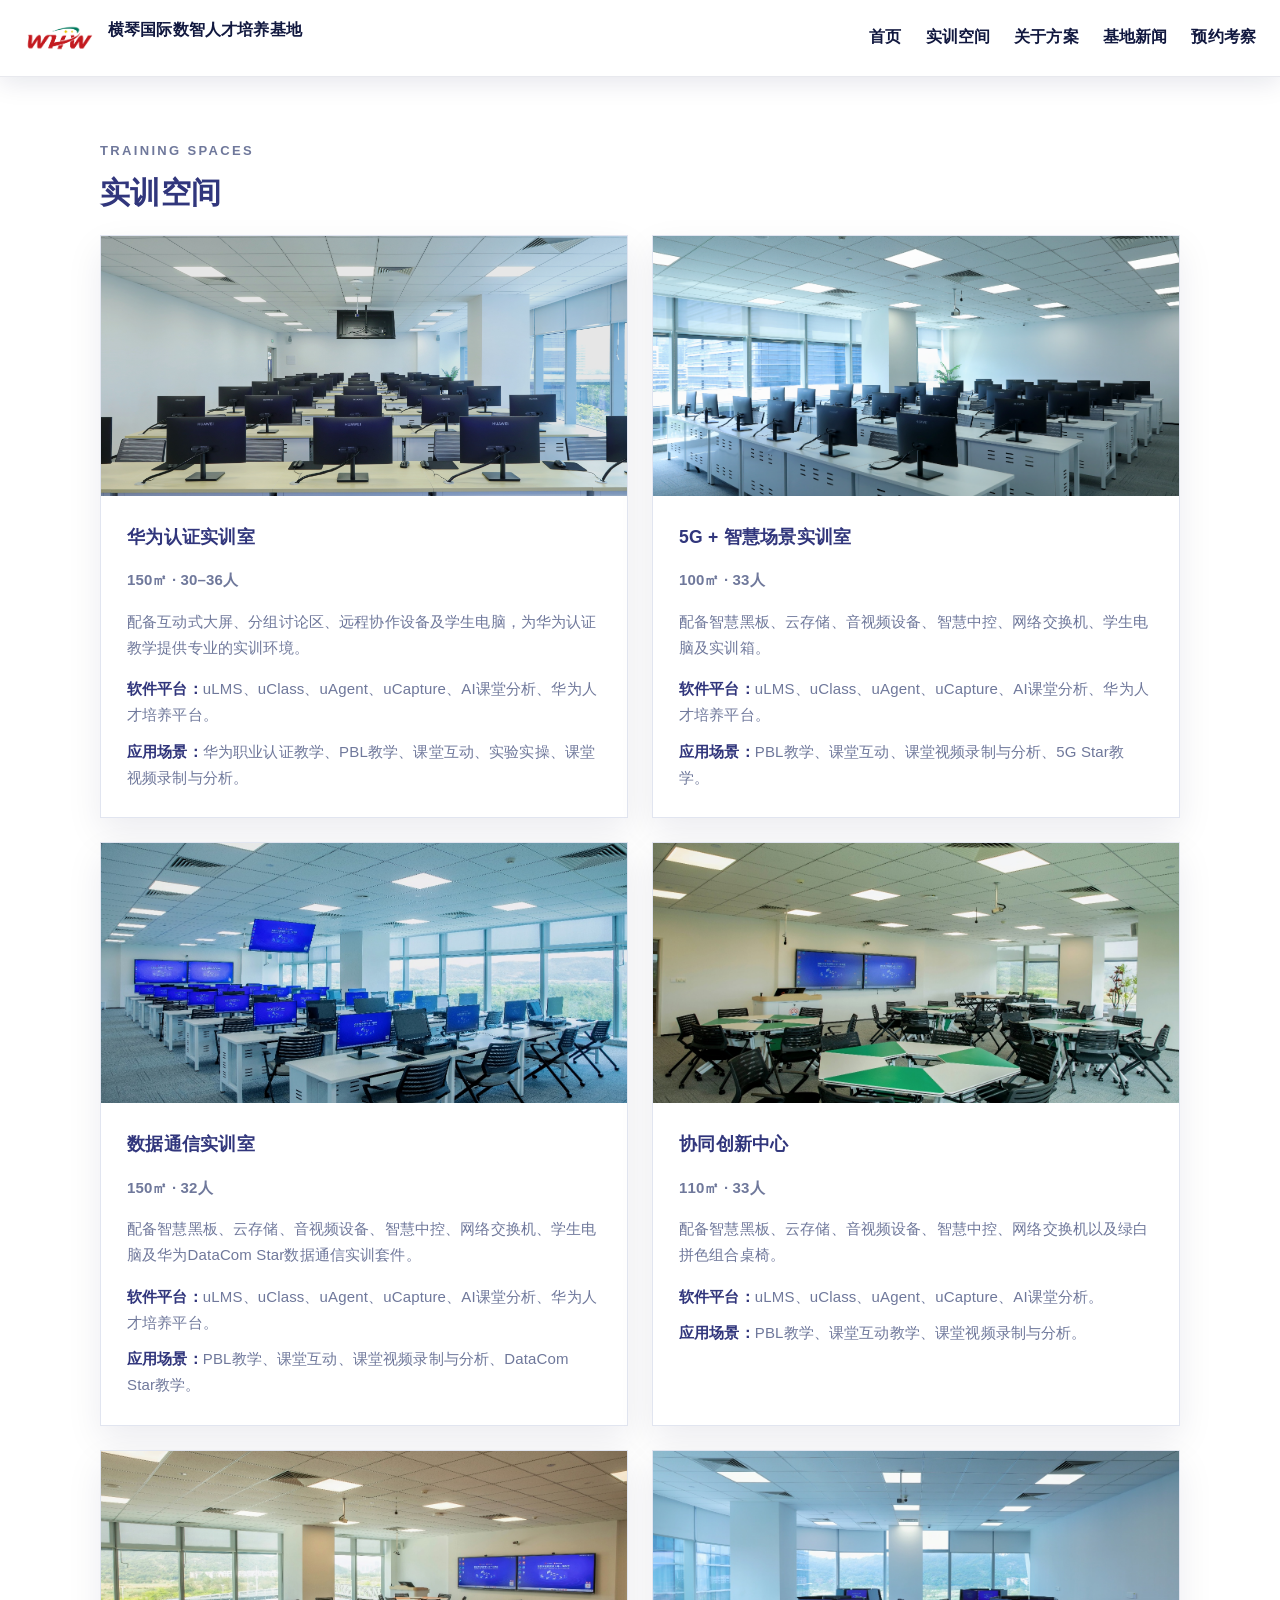
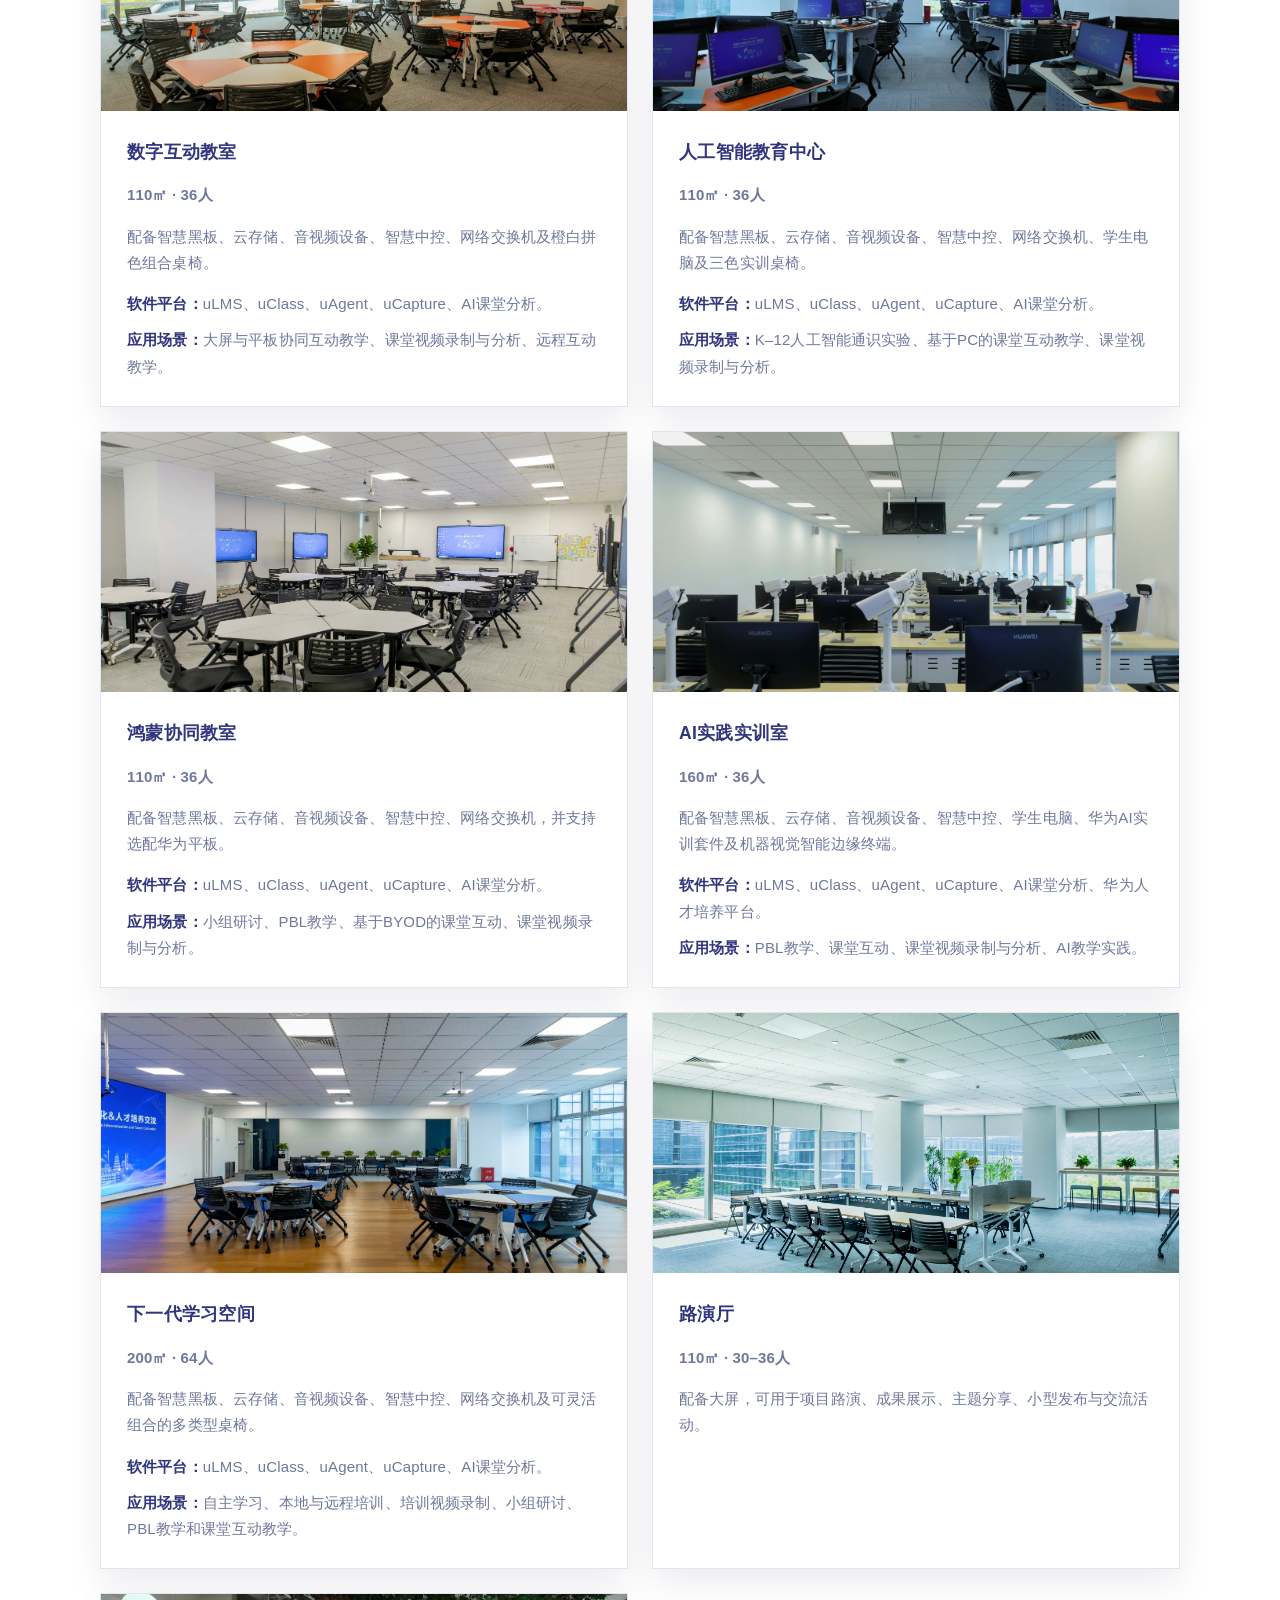
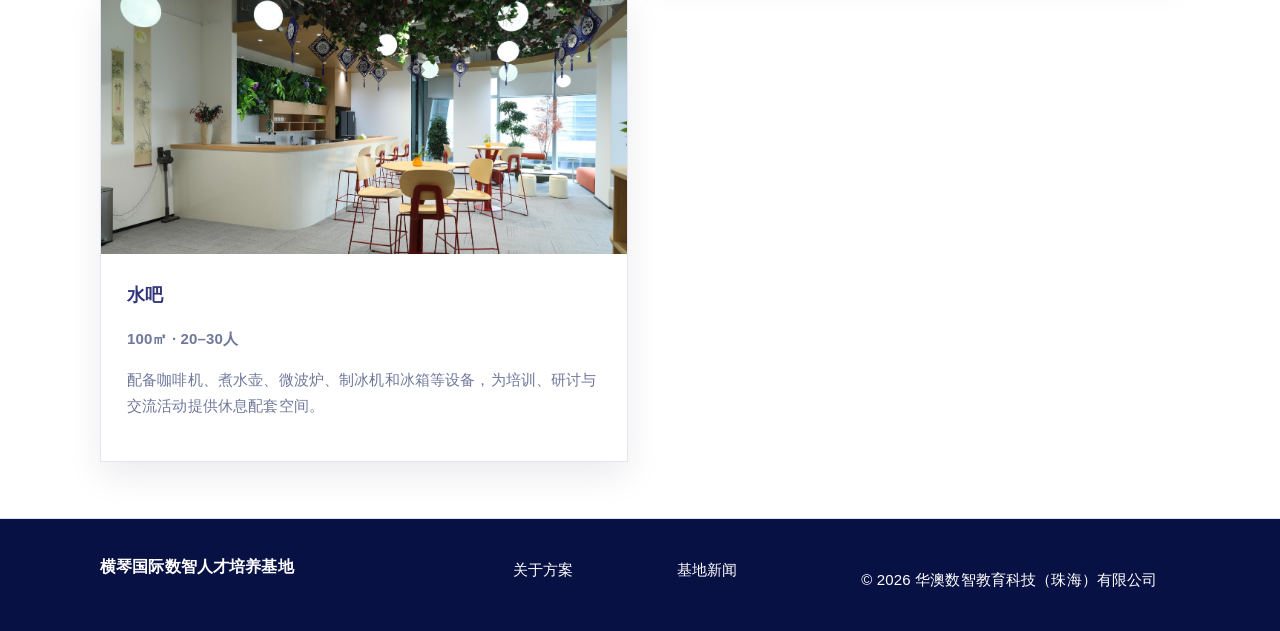
<file: 华澳数值平台主页/spaces.html>
<!doctype html>
<html lang="zh-CN">
<head>
  <meta charset="utf-8">
  <meta name="viewport" content="width=device-width,initial-scale=1">
  <meta name="description" content="横琴国际数智人才培养基地实训教室介绍">
  <title>实训空间｜横琴国际数智人才培养基地</title>
  <link rel="stylesheet" href="styles.css">
</head>
<body>
<header class="site-header inner"><nav class="nav-shell"><a class="brand" href="index.html"><img class="brand-logo" src="assets/company-logo.png" alt=""><span>横琴国际数智人才培养基地</span></a><button class="nav-toggle" aria-expanded="false">菜单</button><div class="nav-links"><a href="index.html">首页</a><a href="spaces.html">实训空间</a><a href="solutions.html">关于方案</a><a href="news.html">基地新闻</a><a class="nav-cta" href="index.html#contact">预约考察</a></div></nav></header>
<main>
  <section class="detail-section spaces-catalog"><div class="container">
    <p class="section-kicker">TRAINING SPACES</p>
    <h2>实训空间</h2>
    <div class="room-grid">
      <article class="room-card"><img class="room-photo" src="assets/spaces/302-huawei-room.jpg?v=20260722-2" alt="华为认证实训室实景"><div class="room-copy"><p class="room-number">0302</p><h3>华为认证实训室</h3><p class="room-meta">150㎡ · 30–36人</p><p>配备互动式大屏、分组讨论区、远程协作设备及学生电脑，为华为认证教学提供专业的实训环境。</p><p class="room-detail"><strong>软件平台：</strong>uLMS、uClass、uAgent、uCapture、AI课堂分析、华为人才培养平台。</p><p class="room-detail"><strong>应用场景：</strong>华为职业认证教学、PBL教学、课堂互动、实验实操、课堂视频录制与分析。</p></div></article>

      <article class="room-card"><img class="room-photo" src="assets/spaces/304-5g-room.png" alt="5G与智慧场景实训室实景"><div class="room-copy"><p class="room-number">0304</p><h3>5G + 智慧场景实训室</h3><p class="room-meta">100㎡ · 33人</p><p>配备智慧黑板、云存储、音视频设备、智慧中控、网络交换机、学生电脑及实训箱。</p><p class="room-detail"><strong>软件平台：</strong>uLMS、uClass、uAgent、uCapture、AI课堂分析、华为人才培养平台。</p><p class="room-detail"><strong>应用场景：</strong>PBL教学、课堂互动、课堂视频录制与分析、5G Star教学。</p></div></article>

      <article class="room-card"><img class="room-photo" src="assets/spaces/306-datacom-room.jpg" alt="数据通信实训室实景"><div class="room-copy"><p class="room-number">0306</p><h3>数据通信实训室</h3><p class="room-meta">150㎡ · 32人</p><p>配备智慧黑板、云存储、音视频设备、智慧中控、网络交换机、学生电脑及华为DataCom Star数据通信实训套件。</p><p class="room-detail"><strong>软件平台：</strong>uLMS、uClass、uAgent、uCapture、AI课堂分析、华为人才培养平台。</p><p class="room-detail"><strong>应用场景：</strong>PBL教学、课堂互动、课堂视频录制与分析、DataCom Star教学。</p></div></article>

      <article class="room-card"><img class="room-photo" src="assets/spaces/307-collaboration-room.jpg" alt="协同创新中心实景"><div class="room-copy"><p class="room-number">0307</p><h3>协同创新中心</h3><p class="room-meta">110㎡ · 33人</p><p>配备智慧黑板、云存储、音视频设备、智慧中控、网络交换机以及绿白拼色组合桌椅。</p><p class="room-detail"><strong>软件平台：</strong>uLMS、uClass、uAgent、uCapture、AI课堂分析。</p><p class="room-detail"><strong>应用场景：</strong>PBL教学、课堂互动教学、课堂视频录制与分析。</p></div></article>

      <article class="room-card"><img class="room-photo" src="assets/spaces/308-digital-room.jpg" alt="数字互动教室实景"><div class="room-copy"><p class="room-number">0308</p><h3>数字互动教室</h3><p class="room-meta">110㎡ · 36人</p><p>配备智慧黑板、云存储、音视频设备、智慧中控、网络交换机及橙白拼色组合桌椅。</p><p class="room-detail"><strong>软件平台：</strong>uLMS、uClass、uAgent、uCapture、AI课堂分析。</p><p class="room-detail"><strong>应用场景：</strong>大屏与平板协同互动教学、课堂视频录制与分析、远程互动教学。</p></div></article>

      <article class="room-card"><img class="room-photo" src="assets/spaces/401-ai-education-room.jpg" alt="人工智能教育中心实景"><div class="room-copy"><p class="room-number">0401</p><h3>人工智能教育中心</h3><p class="room-meta">110㎡ · 36人</p><p>配备智慧黑板、云存储、音视频设备、智慧中控、网络交换机、学生电脑及三色实训桌椅。</p><p class="room-detail"><strong>软件平台：</strong>uLMS、uClass、uAgent、uCapture、AI课堂分析。</p><p class="room-detail"><strong>应用场景：</strong>K–12人工智能通识实验、基于PC的课堂互动教学、课堂视频录制与分析。</p></div></article>

      <article class="room-card"><img class="room-photo" src="assets/spaces/402-harmony-room.jpg" alt="鸿蒙协同教室实景"><div class="room-copy"><p class="room-number">0402</p><h3>鸿蒙协同教室</h3><p class="room-meta">110㎡ · 36人</p><p>配备智慧黑板、云存储、音视频设备、智慧中控、网络交换机，并支持选配华为平板。</p><p class="room-detail"><strong>软件平台：</strong>uLMS、uClass、uAgent、uCapture、AI课堂分析。</p><p class="room-detail"><strong>应用场景：</strong>小组研讨、PBL教学、基于BYOD的课堂互动、课堂视频录制与分析。</p></div></article>

      <article class="room-card"><img class="room-photo" src="assets/spaces/404-ai-practice-room.jpg" alt="AI实践实训室实景"><div class="room-copy"><p class="room-number">0404</p><h3>AI实践实训室</h3><p class="room-meta">160㎡ · 36人</p><p>配备智慧黑板、云存储、音视频设备、智慧中控、学生电脑、华为AI实训套件及机器视觉智能边缘终端。</p><p class="room-detail"><strong>软件平台：</strong>uLMS、uClass、uAgent、uCapture、AI课堂分析、华为人才培养平台。</p><p class="room-detail"><strong>应用场景：</strong>PBL教学、课堂互动、课堂视频录制与分析、AI教学实践。</p></div></article>

      <article class="room-card"><img class="room-photo" src="assets/spaces/408-learning-space.jpg" alt="下一代学习空间实景"><div class="room-copy"><p class="room-number">0408</p><h3>下一代学习空间</h3><p class="room-meta">200㎡ · 64人</p><p>配备智慧黑板、云存储、音视频设备、智慧中控、网络交换机及可灵活组合的多类型桌椅。</p><p class="room-detail"><strong>软件平台：</strong>uLMS、uClass、uAgent、uCapture、AI课堂分析。</p><p class="room-detail"><strong>应用场景：</strong>自主学习、本地与远程培训、培训视频录制、小组研讨、PBL教学和课堂互动教学。</p></div></article>

      <article class="room-card"><img class="room-photo" src="assets/spaces/301-roadshow.jpg?v=20260722-2" alt="路演厅实景"><div class="room-copy"><p class="room-number">0301</p><h3>路演厅</h3><p class="room-meta">110㎡ · 30–36人</p><p>配备大屏，可用于项目路演、成果展示、主题分享、小型发布与交流活动。</p></div></article>

      <article class="room-card"><img class="room-photo" src="assets/spaces/303-cafe.jpg?v=20260722-2" alt="水吧实景"><div class="room-copy"><p class="room-number">0303</p><h3>水吧</h3><p class="room-meta">100㎡ · 20–30人</p><p>配备咖啡机、煮水壶、微波炉、制冰机和冰箱等设备，为培训、研讨与交流活动提供休息配套空间。</p></div></article>
    </div>
  </div></section>
</main>
<footer class="site-footer"><div class="container footer-layout"><a class="brand footer-brand" href="index.html"><span>横琴国际数智人才培养基地</span></a><nav><a href="solutions.html">关于方案</a><a href="news.html">基地新闻</a></nav><p>© 2026 华澳数智教育科技（珠海）有限公司</p></div></footer>
<script src="site.js"></script>
</body></html>
</file>
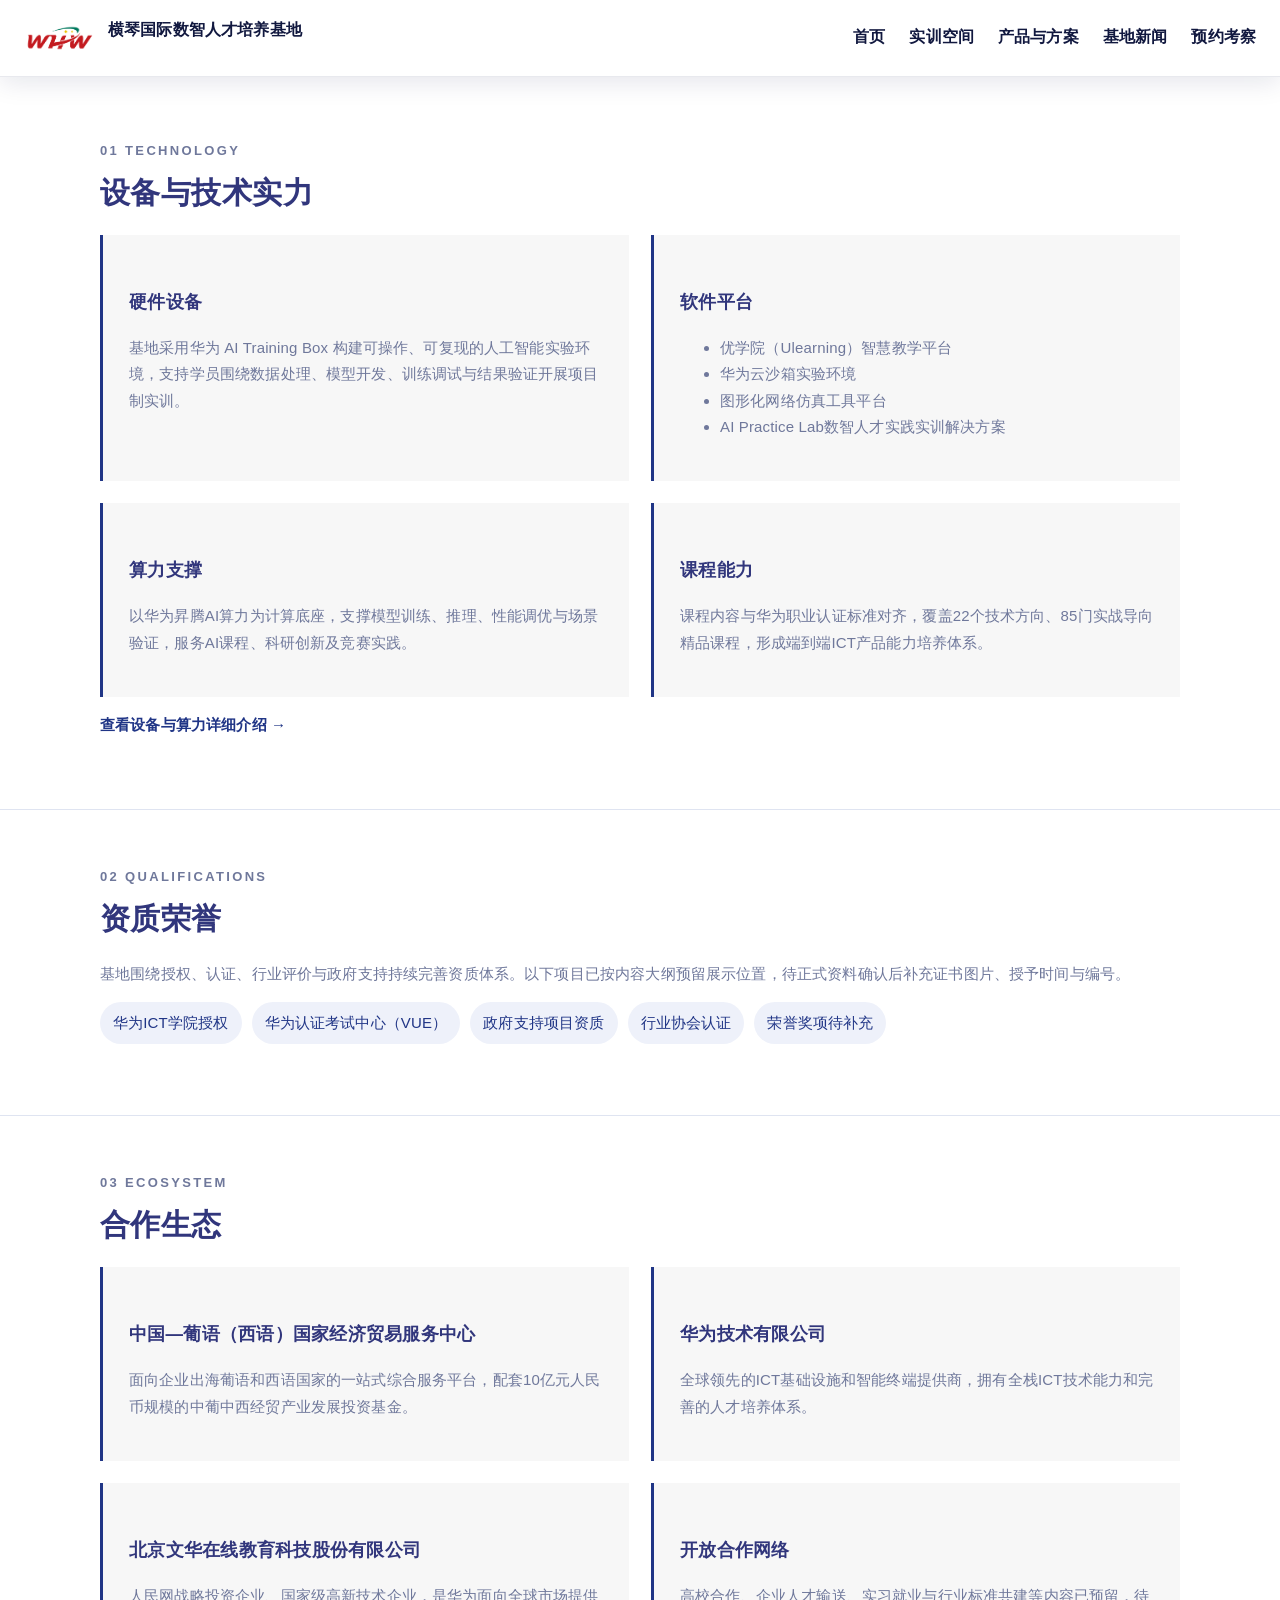
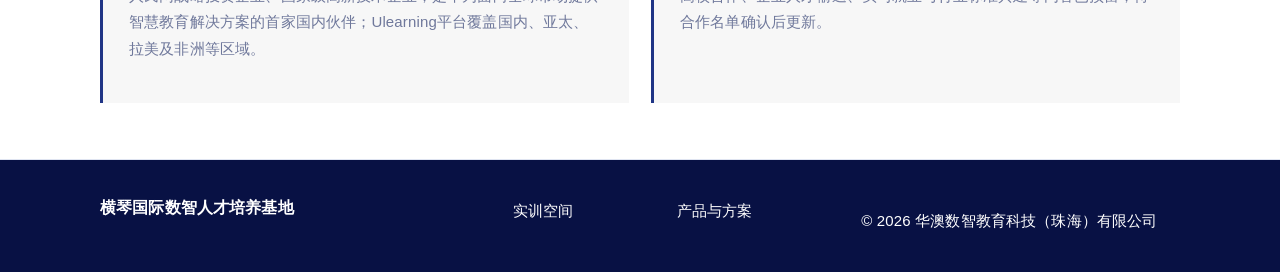
<file: 华澳数值平台主页/strengths.html>
<!doctype html><html lang="zh-CN"><head><meta charset="utf-8"><meta name="viewport" content="width=device-width,initial-scale=1"><title>核心优势｜横琴国际数智人才培养基地</title><link rel="stylesheet" href="styles.css"></head><body><header class="site-header inner"><nav class="nav-shell"><a class="brand" href="index.html"><img class="brand-logo" src="assets/company-logo.png" alt=""><span>横琴国际数智人才培养基地</span></a><button class="nav-toggle" aria-expanded="false">菜单</button><div class="nav-links"><a href="index.html">首页</a><a href="spaces.html">实训空间</a><a href="solutions.html">产品与方案</a><a href="news.html">基地新闻</a><a class="nav-cta" href="index.html#contact">预约考察</a></div></nav></header><main><section class="page-hero"><div class="container"><p class="eyebrow">CORE STRENGTHS</p><h1>基地核心优势</h1><p>以设备与技术为底座，以认证资质为标准，以三方共建生态连接全球教育与产业资源。</p></div></section>
<section id="technology" class="detail-section"><div class="container"><p class="section-kicker">01 TECHNOLOGY</p><h2>设备与技术实力</h2><div class="content-grid"><div><h3>硬件设备</h3><p>基地采用华为 AI Training Box 构建可操作、可复现的人工智能实验环境，支持学员围绕数据处理、模型开发、训练调试与结果验证开展项目制实训。</p></div><div><h3>软件平台</h3><ul><li>优学院（Ulearning）智慧教学平台</li><li>华为云沙箱实验环境</li><li>图形化网络仿真工具平台</li><li>AI Practice Lab数智人才实践实训解决方案</li></ul></div><div><h3>算力支撑</h3><p>以华为昇腾AI算力为计算底座，支撑模型训练、推理、性能调优与场景验证，服务AI课程、科研创新及竞赛实践。</p></div><div><h3>课程能力</h3><p>课程内容与华为职业认证标准对齐，覆盖22个技术方向、85门实战导向精品课程，形成端到端ICT产品能力培养体系。</p></div></div><p><a class="more-link" href="technology.html">查看设备与算力详细介绍 →</a></p></div></section>
<section id="honors" class="detail-section pale-section"><div class="container"><p class="section-kicker">02 QUALIFICATIONS</p><h2>资质荣誉</h2><p>基地围绕授权、认证、行业评价与政府支持持续完善资质体系。以下项目已按内容大纲预留展示位置，待正式资料确认后补充证书图片、授予时间与编号。</p><ul class="pill-list"><li>华为ICT学院授权</li><li>华为认证考试中心（VUE）</li><li>政府支持项目资质</li><li>行业协会认证</li><li>荣誉奖项待补充</li></ul></div></section>
<section id="ecosystem" class="detail-section"><div class="container"><p class="section-kicker">03 ECOSYSTEM</p><h2>合作生态</h2><div class="content-grid"><div><h3>中国—葡语（西语）国家经济贸易服务中心</h3><p>面向企业出海葡语和西语国家的一站式综合服务平台，配套10亿元人民币规模的中葡中西经贸产业发展投资基金。</p></div><div><h3>华为技术有限公司</h3><p>全球领先的ICT基础设施和智能终端提供商，拥有全栈ICT技术能力和完善的人才培养体系。</p></div><div><h3>北京文华在线教育科技股份有限公司</h3><p>人民网战略投资企业、国家级高新技术企业，是华为面向全球市场提供智慧教育解决方案的首家国内伙伴；Ulearning平台覆盖国内、亚太、拉美及非洲等区域。</p></div><div><h3>开放合作网络</h3><p>高校合作、企业人才输送、实习就业与行业标准共建等内容已预留，待合作名单确认后更新。</p></div></div></div></section></main><footer class="site-footer"><div class="container footer-layout"><a class="brand footer-brand" href="index.html"><span>横琴国际数智人才培养基地</span></a><nav><a href="spaces.html">实训空间</a><a href="solutions.html">产品与方案</a></nav><p>© 2026 华澳数智教育科技（珠海）有限公司</p></div></footer><script src="site.js"></script></body></html>
</file>
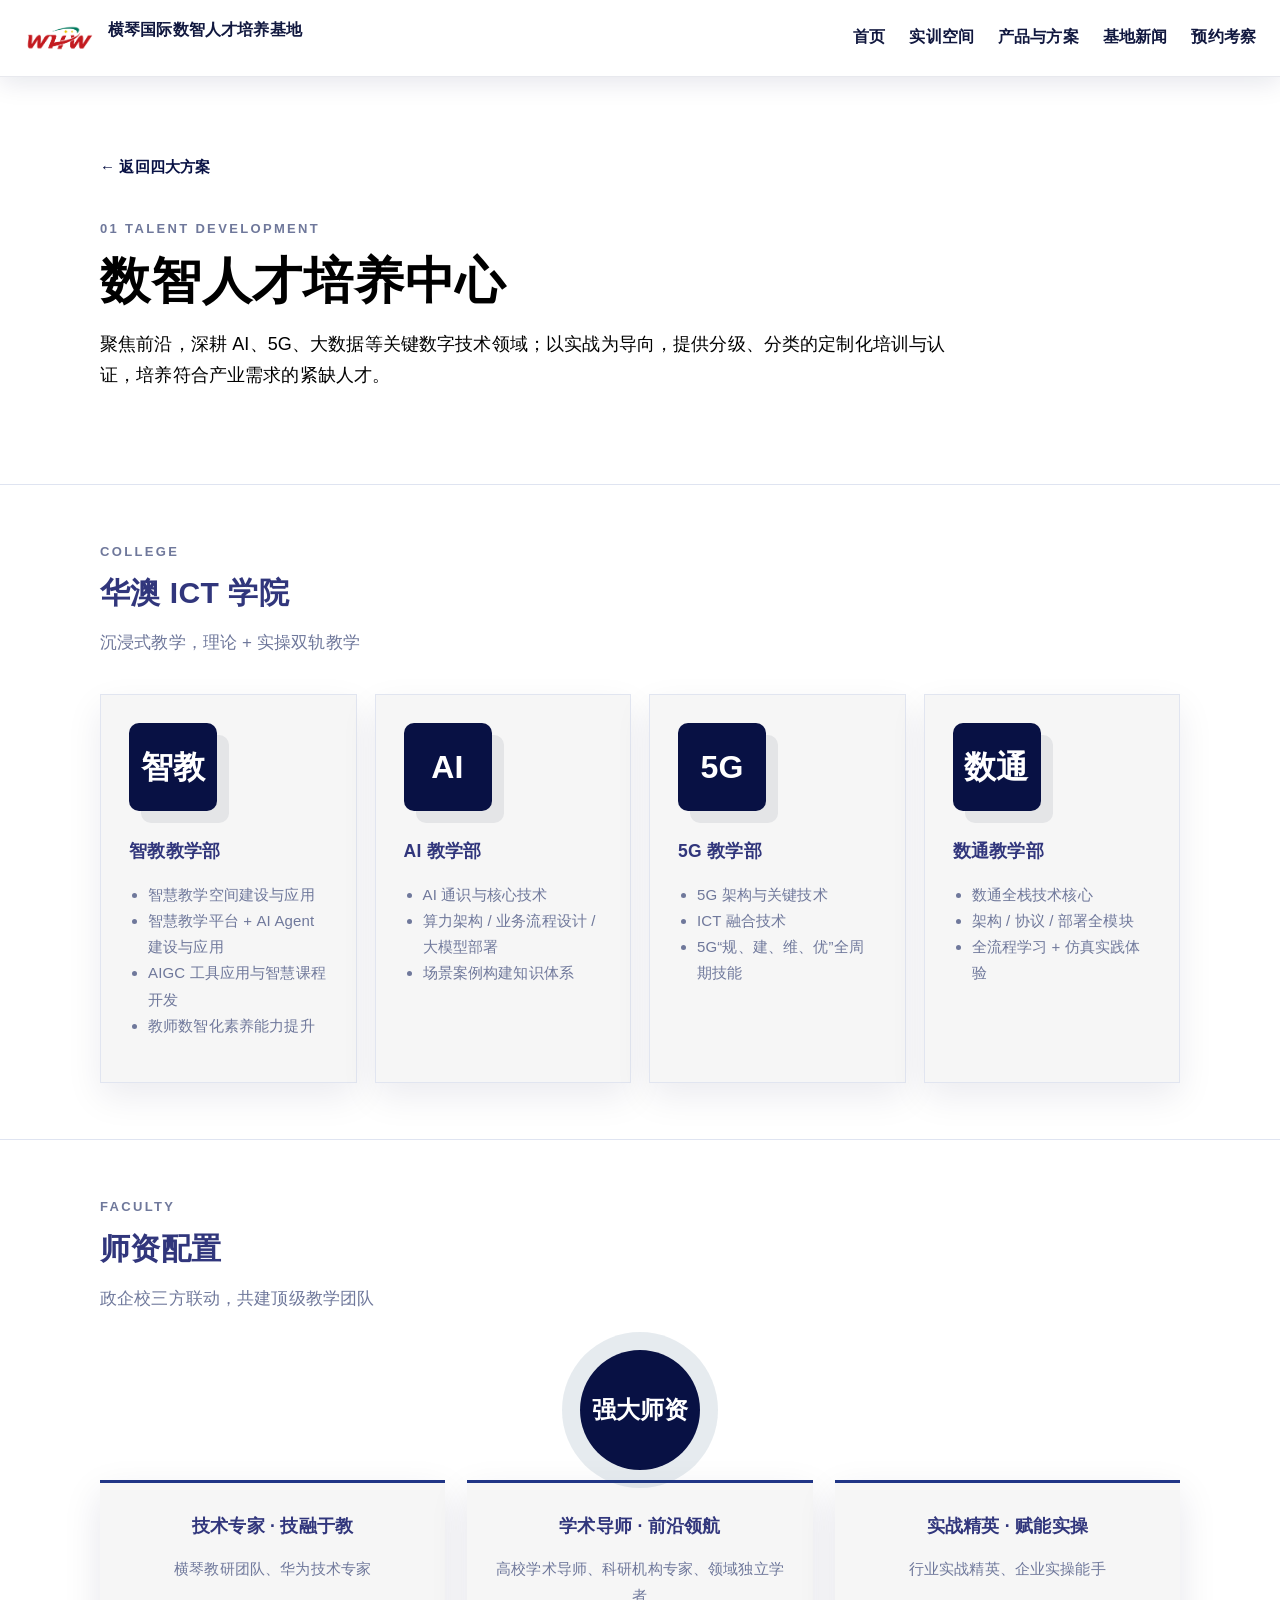
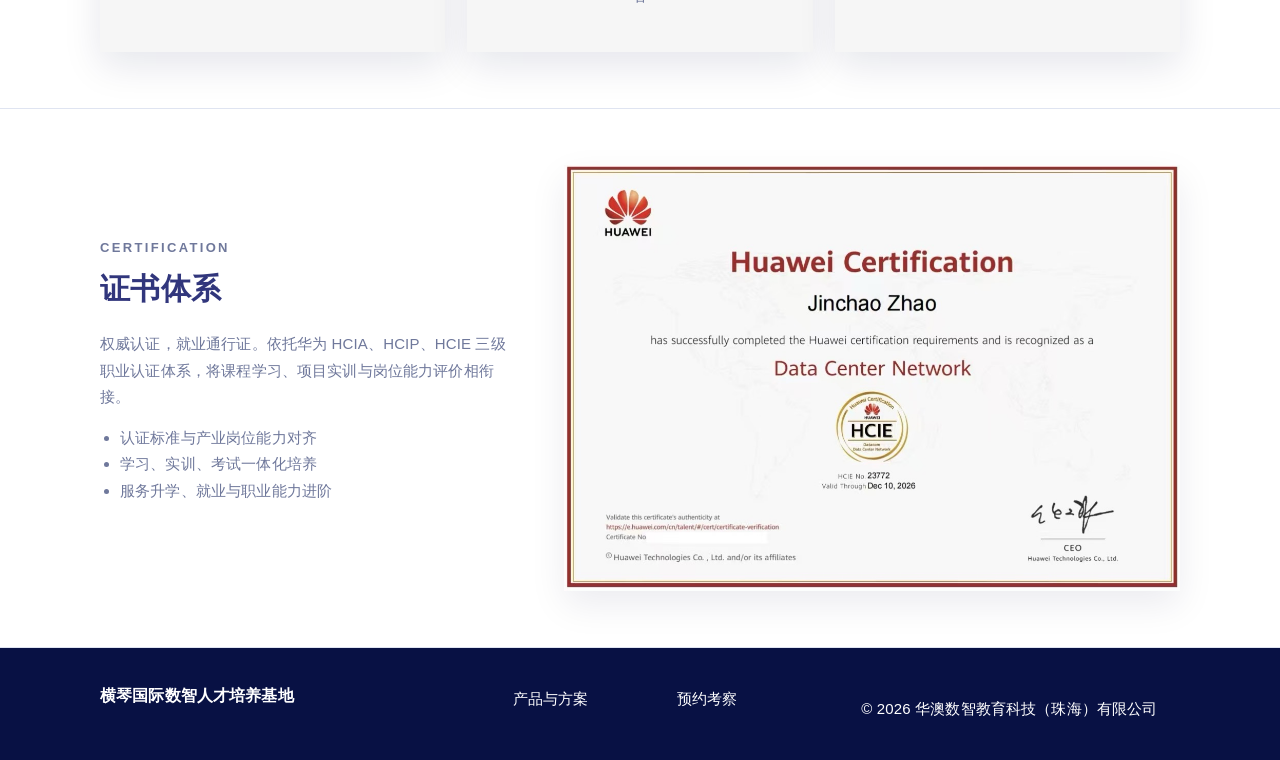
<file: 华澳数值平台主页/talent-center.html>
<!doctype html><html lang="zh-CN"><head><meta charset="utf-8"><meta name="viewport" content="width=device-width,initial-scale=1"><title>数智人才培养中心｜横琴国际数智人才培养基地</title><link rel="stylesheet" href="styles.css"></head><body>
<header class="site-header inner"><nav class="nav-shell"><a class="brand" href="index.html"><img class="brand-logo" src="assets/company-logo.png" alt=""><span>横琴国际数智人才培养基地</span></a><button class="nav-toggle" aria-expanded="false">菜单</button><div class="nav-links"><a href="index.html">首页</a><a href="spaces.html">实训空间</a><a href="solutions.html">产品与方案</a><a href="news.html">基地新闻</a><a class="nav-cta" href="index.html#contact">预约考察</a></div></nav></header>
<main><section class="center-hero"><div class="container"><a class="back-link" href="solutions.html">← 返回四大方案</a><p class="section-kicker">01 TALENT DEVELOPMENT</p><h1>数智人才培养中心</h1><p>聚焦前沿，深耕 AI、5G、大数据等关键数字技术领域；以实战为导向，提供分级、分类的定制化培训与认证，培养符合产业需求的紧缺人才。</p></div></section>
<section class="detail-section"><div class="container"><div class="center-title"><p class="section-kicker">COLLEGE</p><h2>华澳 ICT 学院</h2><p>沉浸式教学，理论 + 实操双轨教学</p></div><div class="teaching-map">
<article class="teach-card teal"><b>智教</b><h3>智教教学部</h3><ul><li>智慧教学空间建设与应用</li><li>智慧教学平台 + AI Agent 建设与应用</li><li>AIGC 工具应用与智慧课程开发</li><li>教师数智化素养能力提升</li></ul></article>
<article class="teach-card orange"><b>AI</b><h3>AI 教学部</h3><ul><li>AI 通识与核心技术</li><li>算力架构 / 业务流程设计 / 大模型部署</li><li>场景案例构建知识体系</li></ul></article>
<article class="teach-card red"><b>5G</b><h3>5G 教学部</h3><ul><li>5G 架构与关键技术</li><li>ICT 融合技术</li><li>5G“规、建、维、优”全周期技能</li></ul></article>
<article class="teach-card blue"><b>数通</b><h3>数通教学部</h3><ul><li>数通全栈技术核心</li><li>架构 / 协议 / 部署全模块</li><li>全流程学习 + 仿真实践体验</li></ul></article>
</div></div></section>
<section class="detail-section pale-section"><div class="container"><div class="center-title"><p class="section-kicker">FACULTY</p><h2>师资配置</h2><p>政企校三方联动，共建顶级教学团队</p></div><div class="faculty-orbit"><div class="faculty-core">强大师资</div><article><h3>技术专家 · 技融于教</h3><p>横琴教研团队、华为技术专家</p></article><article><h3>学术导师 · 前沿领航</h3><p>高校学术导师、科研机构专家、领域独立学者</p></article><article><h3>实战精英 · 赋能实操</h3><p>行业实战精英、企业实操能手</p></article></div></div></section>
<section class="detail-section"><div class="container certificate-layout"><div><p class="section-kicker">CERTIFICATION</p><h2>证书体系</h2><p>权威认证，就业通行证。依托华为 HCIA、HCIP、HCIE 三级职业认证体系，将课程学习、项目实训与岗位能力评价相衔接。</p><ul class="check-list"><li>认证标准与产业岗位能力对齐</li><li>学习、实训、考试一体化培养</li><li>服务升学、就业与职业能力进阶</li></ul></div><figure><img src="assets/solution-source/hcie-certificate.png" alt="华为 HCIE Data Center Network 证书样本"></figure></div></section></main>
<footer class="site-footer"><div class="container footer-layout"><a class="brand footer-brand" href="index.html"><span>横琴国际数智人才培养基地</span></a><nav><a href="solutions.html">产品与方案</a><a href="index.html#contact">预约考察</a></nav><p>© 2026 华澳数智教育科技（珠海）有限公司</p></div></footer><script src="site.js"></script></body></html>
</file>
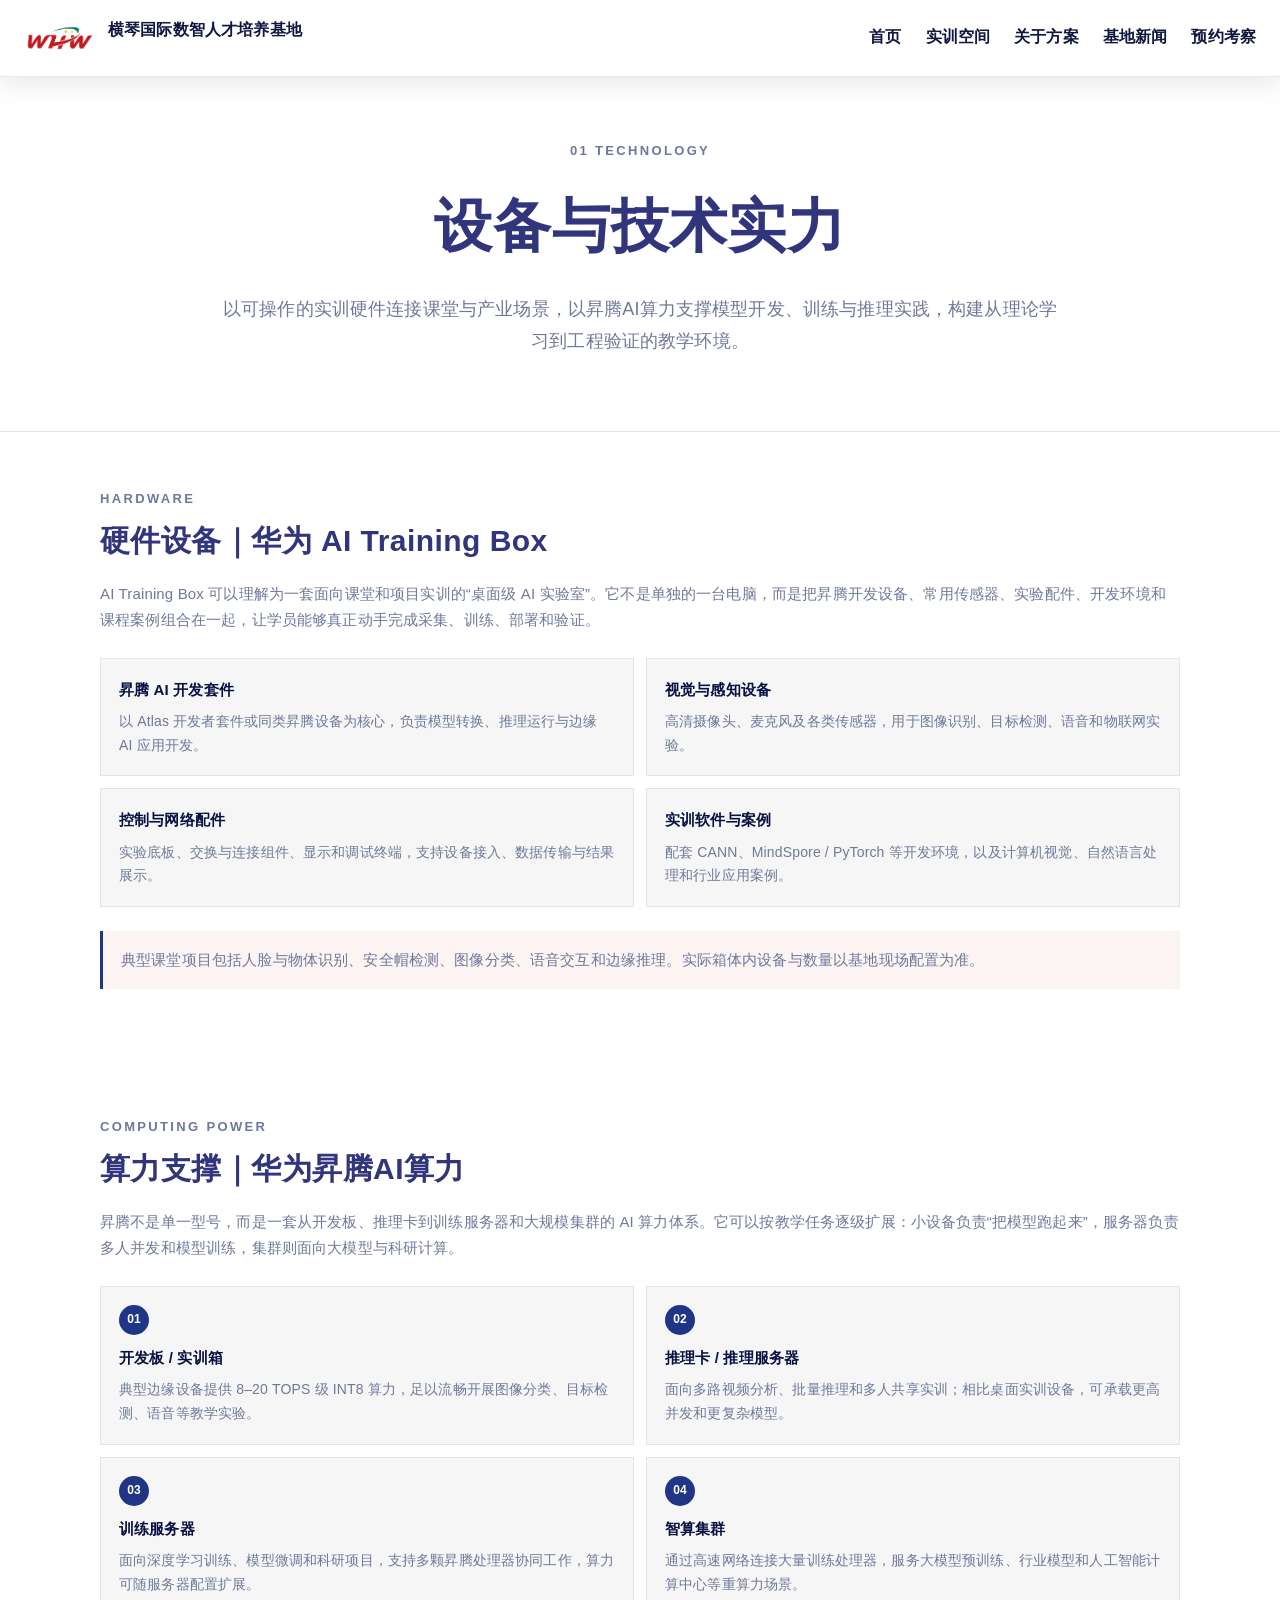
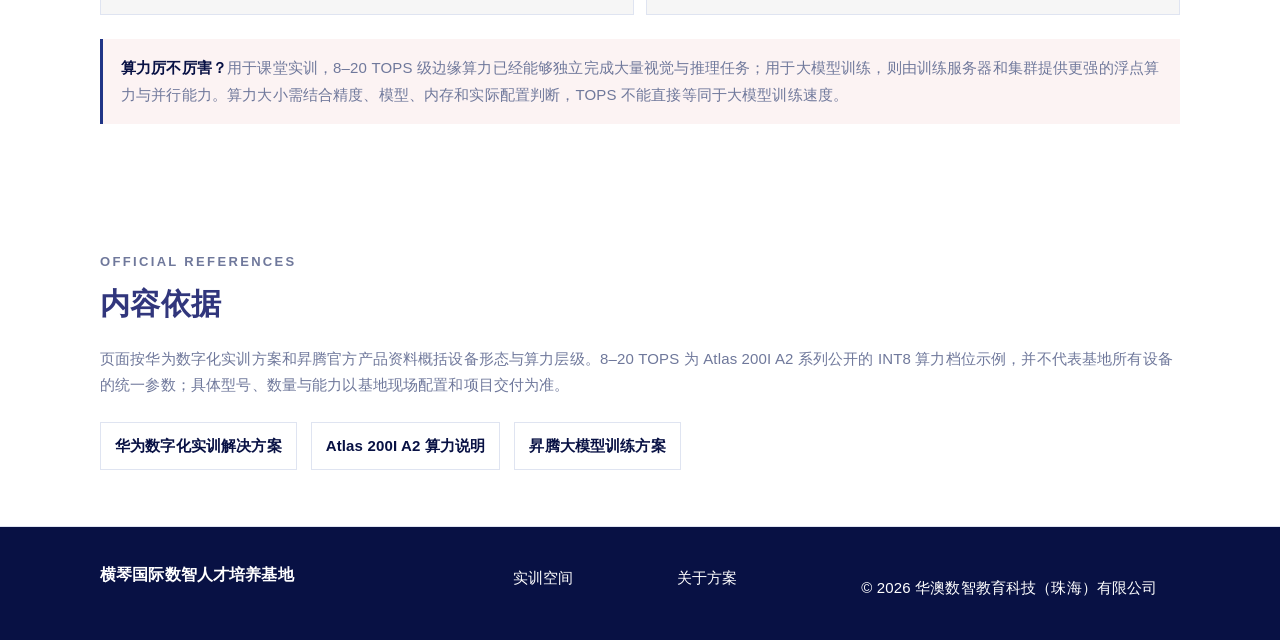
<file: 华澳数值平台主页/technology.html>
<!doctype html>
<html lang="zh-CN">
<head>
  <meta charset="utf-8">
  <meta name="viewport" content="width=device-width,initial-scale=1">
  <title>设备与技术实力｜横琴国际数智人才培养基地</title>
  <link rel="stylesheet" href="styles.css">
</head>
<body>
  <header class="site-header inner"><nav class="nav-shell"><a class="brand" href="index.html"><img class="brand-logo" src="assets/company-logo.png" alt=""><span>横琴国际数智人才培养基地</span></a><button class="nav-toggle" aria-expanded="false">菜单</button><div class="nav-links"><a href="index.html">首页</a><a href="spaces.html">实训空间</a><a href="solutions.html">关于方案</a><a href="news.html">基地新闻</a><a class="nav-cta" href="index.html#contact">预约考察</a></div></nav></header>
  <main>
    <section class="detail-section technology-intro"><div class="container"><p class="section-kicker">01 TECHNOLOGY</p><h1>设备与技术实力</h1><p>以可操作的实训硬件连接课堂与产业场景，以昇腾AI算力支撑模型开发、训练与推理实践，构建从理论学习到工程验证的教学环境。</p></div></section>
    <section class="tech-feature"><div class="container tech-feature-grid"><article><p class="section-kicker">HARDWARE</p><h2>硬件设备｜华为 AI Training Box</h2><p>AI Training Box 可以理解为一套面向课堂和项目实训的“桌面级 AI 实验室”。它不是单独的一台电脑，而是把昇腾开发设备、常用传感器、实验配件、开发环境和课程案例组合在一起，让学员能够真正动手完成采集、训练、部署和验证。</p><div class="equipment-list"><div><strong>昇腾 AI 开发套件</strong><span>以 Atlas 开发者套件或同类昇腾设备为核心，负责模型转换、推理运行与边缘 AI 应用开发。</span></div><div><strong>视觉与感知设备</strong><span>高清摄像头、麦克风及各类传感器，用于图像识别、目标检测、语音和物联网实验。</span></div><div><strong>控制与网络配件</strong><span>实验底板、交换与连接组件、显示和调试终端，支持设备接入、数据传输与结果展示。</span></div><div><strong>实训软件与案例</strong><span>配套 CANN、MindSpore / PyTorch 等开发环境，以及计算机视觉、自然语言处理和行业应用案例。</span></div></div><p class="tech-note">典型课堂项目包括人脸与物体识别、安全帽检测、图像分类、语音交互和边缘推理。实际箱体内设备与数量以基地现场配置为准。</p></article></div></section>
    <section class="tech-feature pale-section"><div class="container tech-feature-grid"><article><p class="section-kicker">COMPUTING POWER</p><h2>算力支撑｜华为昇腾AI算力</h2><p>昇腾不是单一型号，而是一套从开发板、推理卡到训练服务器和大规模集群的 AI 算力体系。它可以按教学任务逐级扩展：小设备负责“把模型跑起来”，服务器负责多人并发和模型训练，集群则面向大模型与科研计算。</p><div class="compute-levels"><div><b>01</b><strong>开发板 / 实训箱</strong><span>典型边缘设备提供 8–20 TOPS 级 INT8 算力，足以流畅开展图像分类、目标检测、语音等教学实验。</span></div><div><b>02</b><strong>推理卡 / 推理服务器</strong><span>面向多路视频分析、批量推理和多人共享实训；相比桌面实训设备，可承载更高并发和更复杂模型。</span></div><div><b>03</b><strong>训练服务器</strong><span>面向深度学习训练、模型微调和科研项目，支持多颗昇腾处理器协同工作，算力可随服务器配置扩展。</span></div><div><b>04</b><strong>智算集群</strong><span>通过高速网络连接大量训练处理器，服务大模型预训练、行业模型和人工智能计算中心等重算力场景。</span></div></div><p class="tech-verdict"><strong>算力厉不厉害？</strong>用于课堂实训，8–20 TOPS 级边缘算力已经能够独立完成大量视觉与推理任务；用于大模型训练，则由训练服务器和集群提供更强的浮点算力与并行能力。算力大小需结合精度、模型、内存和实际配置判断，TOPS 不能直接等同于大模型训练速度。</p></article></div></section>
    <section class="detail-section tech-sources"><div class="container"><p class="section-kicker">OFFICIAL REFERENCES</p><h2>内容依据</h2><p>页面按华为数字化实训方案和昇腾官方产品资料概括设备形态与算力层级。8–20 TOPS 为 Atlas 200I A2 系列公开的 INT8 算力档位示例，并不代表基地所有设备的统一参数；具体型号、数量与能力以基地现场配置和项目交付为准。</p><div class="source-links"><a href="https://e.huawei.com/cn/industries/education/higher-education/talent-development/digital-training" target="_blank" rel="noopener noreferrer">华为数字化实训解决方案</a><a href="https://www.hiascend.com/document/detail/zh/Atlas%20200I%20A2/23.0.0/RC/driverdevelopmentguide/atlasdg_11_0004.html" target="_blank" rel="noopener noreferrer">Atlas 200I A2 算力说明</a><a href="https://e.huawei.com/cn/solutions/computing/ascend-computing/large-model-training" target="_blank" rel="noopener noreferrer">昇腾大模型训练方案</a></div></div></section>
  </main>
  <footer class="site-footer"><div class="container footer-layout"><a class="brand footer-brand" href="index.html"><span>横琴国际数智人才培养基地</span></a><nav><a href="spaces.html">实训空间</a><a href="solutions.html">关于方案</a></nav><p>© 2026 华澳数智教育科技（珠海）有限公司</p></div></footer>
  <script src="site.js"></script>
</body>
</html>
</file>
<file: 华澳数值平台主页/styles.css>
:root{--ink:#163172;--muted:#29477f;--line:#b8cce0;--soft:#f6f6f6;--pale:#d6e4f0;--white:#f6f6f6;--red:#1e56a0;--blue:#163172;--green:#1e56a0;--shadow:0 18px 44px rgba(22,49,114,.12)}
*{box-sizing:border-box}html{scroll-behavior:smooth}body{margin:0;color:var(--ink);font-family:"DengXian","等线","Microsoft YaHei","PingFang SC",Arial,sans-serif;line-height:1.75;background-color:#dce8f2;background-image:linear-gradient(rgba(214,228,240,.22),rgba(198,217,234,.34)),url("assets/technology-background.png"),linear-gradient(145deg,#f3f6f8 0%,#dde9f3 52%,#d1e1ee 100%);background-blend-mode:multiply,multiply,normal;background-position:center,center bottom,center;background-size:cover,cover,cover;background-attachment:fixed;background-repeat:no-repeat}a{color:inherit;text-decoration:none}img{max-width:100%}.container{width:min(1220px,calc(100% - 40px));margin:auto}
.site-header{position:absolute;inset:0 0 auto;z-index:20;background:linear-gradient(180deg,rgba(4,18,30,.75),transparent);transition:background .25s ease,box-shadow .25s ease}.site-header.inner{position:relative;background:#0b2f49}.site-header.is-scrolled{position:fixed;background:#fff;box-shadow:0 7px 24px rgba(15,38,56,.12)}.nav-shell{width:min(1280px,calc(100% - 36px));min-height:90px;margin:auto;display:flex;align-items:center;justify-content:space-between;gap:24px}.brand{display:flex;align-items:center;gap:12px;color:#fff;font-weight:900}.brand-logo{width:78px;height:38px;object-fit:contain}.nav-links{display:flex;align-items:center;gap:24px;color:#fff;font-weight:700}.nav-links a{padding:12px 0;border-bottom:2px solid transparent}.nav-links a:hover{border-color:#fff}.site-header.is-scrolled .brand,.site-header.is-scrolled .nav-links{color:var(--ink)}.site-header.is-scrolled .nav-links a:hover{color:var(--red);border-color:var(--red)}.nav-toggle{display:none;background:rgba(255,255,255,.12);color:#fff;border:1px solid rgba(255,255,255,.4);border-radius:6px;padding:8px 12px}.site-header.is-scrolled .nav-toggle{color:var(--ink);border-color:var(--line);background:#fff}
.hero-carousel{height:100vh;min-height:650px;position:relative;overflow:hidden;background:#123}.hero-slide{position:absolute;inset:0;margin:0;opacity:0;transition:opacity .6s}.hero-slide.is-active{opacity:1}.hero-slide img{width:100%;height:100%;object-fit:cover}.eyebrow,.section-kicker{margin:0 0 12px;letter-spacing:.14em;font-size:13px;font-weight:900}.button{display:inline-flex;align-items:center;justify-content:center;min-height:48px;padding:0 24px;border:0;border-radius:4px;font:inherit;font-weight:900;cursor:pointer}.button.primary{background:var(--red);color:#fff}.carousel-arrow{position:absolute;top:50%;z-index:4;width:50px;height:74px;border:0;background:rgba(4,25,42,.52);color:#fff;font-size:46px;transform:translateY(-50%);cursor:pointer}.carousel-arrow.prev{left:0}.carousel-arrow.next{right:0}
.section{padding:84px 0}.pale-section{background:var(--pale)}.intro-block{max-width:1050px;text-align:center}.section-kicker{color:var(--red)}h2{font-size:clamp(34px,4vw,48px);line-height:1.2;margin:0 0 24px}.intro-block>p:not(.section-kicker){color:var(--muted);font-size:17px;text-align:left}.metrics{display:grid;grid-template-columns:repeat(4,1fr);gap:16px;margin-top:38px}.metrics div{padding:22px;border-top:3px solid var(--red);background:var(--soft)}.metrics strong,.metrics span{display:block}.metrics strong{font-size:28px;color:var(--blue)}.section-title-row{display:flex;align-items:end;justify-content:space-between;gap:20px;margin-bottom:32px;border-bottom:1px solid var(--line)}.section-title-row h2{margin-bottom:18px}.more-link{color:var(--red);font-weight:900;margin-bottom:22px}.advantage-card-grid,.feature-grid{display:grid;grid-template-columns:repeat(3,1fr);gap:22px}.advantage-card,.feature-grid a,.news-sketch-grid a,.detail-card{padding:30px;border:1px solid var(--line);background:#fff;box-shadow:var(--shadow);transition:.22s}.advantage-card:hover,.feature-grid a:hover,.news-sketch-grid a:hover{transform:translateY(-5px);border-color:rgba(201,21,30,.4)}.advantage-card span{font-size:13px;color:var(--red);font-weight:900}.advantage-card h3,.feature-grid h3{font-size:23px;margin:12px 0}.advantage-card p,.feature-grid p,.news-sketch-grid p{color:var(--muted);margin:0}.feature-grid{grid-template-columns:repeat(2,1fr)}.news-sketch-grid{display:grid;grid-template-columns:repeat(3,1fr);gap:22px}.news-sketch-grid time{color:var(--red);font-weight:900}.news-sketch-grid h3{font-size:21px;margin:10px 0}
.contact-intro{max-width:760px;margin:-8px 0 32px;color:var(--muted);font-size:17px}.contact-info-grid{display:grid;grid-template-columns:1.45fr 1fr 1fr 1fr;border-top:1px solid var(--line);border-bottom:1px solid var(--line)}.contact-info-grid>div{min-height:190px;padding:28px;border-right:1px solid var(--line)}.contact-info-grid>div:last-child{border-right:0}.contact-info-grid span{color:var(--red);font-size:13px;font-weight:900}.contact-info-grid h3{margin:28px 0 10px;font-size:21px}.contact-info-grid p{margin:0;color:var(--muted)}.site-footer{padding:38px 0;background:#091f31;color:#b8c4cc}.footer-layout{display:grid;grid-template-columns:1.2fr 1fr 1fr;gap:30px;align-items:start}.footer-brand{color:#fff}.footer-layout nav{display:grid;grid-template-columns:1fr 1fr;gap:10px}.footer-layout p{margin:10px 0 0}
.page-hero{padding:82px 0 70px;background:linear-gradient(135deg,#0b3654,#126d72);color:#fff}.page-hero h1{font-size:clamp(40px,6vw,66px);margin:0 0 12px}.page-hero p{max-width:760px;font-size:18px;margin:0;color:#dbe8ec}.detail-section{padding:70px 0;border-bottom:1px solid var(--line)}.detail-section h2{font-size:34px}.detail-section h3{margin-top:26px}.detail-section p,.detail-section li{color:var(--muted)}.room-grid{display:grid;grid-template-columns:repeat(2,1fr);gap:24px}.room-card{border:1px solid var(--line);background:#fff;overflow:hidden}.photo-placeholder{height:260px;display:flex;align-items:center;justify-content:center;background:linear-gradient(135deg,#e7eef2,#f8fafb);color:#80909e;font-weight:900}.room-copy{padding:26px}.room-copy h3{margin:0 0 8px}.room-meta{color:var(--red);font-weight:900}.pill-list{display:flex;gap:10px;flex-wrap:wrap;padding:0;list-style:none}.pill-list li{padding:8px 13px;border-radius:999px;background:var(--pale);color:var(--blue)}.content-grid{display:grid;grid-template-columns:repeat(2,1fr);gap:22px}.content-grid>div{padding:26px;background:var(--soft);border-left:3px solid var(--red)}
@media(max-width:900px){.nav-toggle{display:block}.nav-links{display:none;position:absolute;top:76px;left:18px;right:18px;padding:16px;background:#0a2a42;flex-direction:column;align-items:stretch}.site-header.is-scrolled .nav-links{background:#fff;box-shadow:0 14px 28px rgba(15,38,56,.14)}.nav-links.is-open{display:flex}.nav-shell{min-height:76px}.metrics{grid-template-columns:repeat(2,1fr)}.advantage-card-grid,.news-sketch-grid,.footer-layout{grid-template-columns:1fr}.contact-info-grid{grid-template-columns:repeat(2,1fr)}.contact-info-grid>div:nth-child(2){border-right:0}.contact-info-grid>div:nth-child(-n+2){border-bottom:1px solid var(--line)}.room-grid{grid-template-columns:1fr}}
@media(max-width:620px){.brand span{max-width:180px;font-size:13px}.hero-carousel{min-height:600px}.section{padding:62px 0}.metrics,.feature-grid,.content-grid,.contact-info-grid{grid-template-columns:1fr}.contact-info-grid>div{min-height:auto;border-right:0;border-bottom:1px solid var(--line)}.contact-info-grid>div:last-child{border-bottom:0}.button{width:100%}.room-card .photo-placeholder{height:210px}}

/* Content revisions */
.site-header.inner{background:#fff;border-bottom:1px solid var(--line);box-shadow:0 4px 18px rgba(15,38,56,.06)}
.site-header.inner .brand,.site-header.inner .nav-links{color:var(--ink)}
.site-header.inner .nav-links a:hover{color:var(--red);border-color:var(--red)}
.site-header.inner .nav-toggle{color:var(--ink);border-color:var(--line);background:#fff}
.page-hero{display:none}
.spaces-catalog{padding-top:64px}.room-photo{display:block;width:100%;height:260px;object-fit:cover}.room-number{display:none}.room-detail{margin:10px 0 0}.room-detail strong{color:var(--ink)}
.intro-block>p:not(.section-kicker){font-size:18px;text-align:center}
.metrics{grid-template-columns:repeat(3,1fr)}
@media(max-width:900px){.metrics{grid-template-columns:repeat(3,1fr)}}
@media(max-width:620px){.metrics{grid-template-columns:1fr}}
@media(max-width:620px){.room-photo{height:210px}}
.content-grid>.news-card{display:block;padding:26px;background:#fff;border:1px solid var(--line);border-left:3px solid var(--red);box-shadow:var(--shadow);transition:.22s}
.content-grid>.news-card:hover{transform:translateY(-4px);border-color:rgba(201,21,30,.45)}
.news-card time,.news-card span{color:var(--red);font-weight:900}.news-card h3{margin:10px 0}.news-card span{display:inline-block;margin-top:12px}
.news-sketch-grid>div{padding:30px;border:1px solid var(--line);background:#fff;box-shadow:var(--shadow)}
.news-sketch-grid>div time{color:var(--red);font-weight:900}.news-sketch-grid>div h3{font-size:21px;margin:10px 0}.news-sketch-grid>div p{color:var(--muted);margin:0}
.news-center{padding:72px 0 90px;background:var(--pale)}.news-center-heading{margin-bottom:34px}.news-center-heading h1{font-size:clamp(38px,5vw,58px);line-height:1.2;margin:0 0 12px}.news-center-heading>p:last-child{color:var(--muted);font-size:18px}
.news-list-grid{display:grid;grid-template-columns:repeat(3,1fr);gap:24px}.news-feature-card,.news-empty-card{min-height:360px;border:1px solid var(--line)}.news-feature-card{display:flex;align-items:flex-end;padding:30px;color:#fff;background-size:cover;background-position:center;box-shadow:var(--shadow);transition:.25s}.news-feature-card:hover{transform:translateY(-5px)}.news-feature-card time,.news-feature-card span{font-weight:900;color:#fff}.news-feature-card h2{font-size:25px;margin:12px 0 18px}.news-empty-card{display:flex;flex-direction:column;align-items:center;justify-content:center;background:#fff;color:#9aa7b0}.news-empty-card span{font-size:42px;font-weight:900;color:#dce3e7}.news-empty-card p{margin:8px 0 0}
@media(max-width:900px){.news-list-grid{grid-template-columns:repeat(2,1fr)}}
@media(max-width:620px){.news-list-grid{grid-template-columns:1fr}.news-feature-card,.news-empty-card{min-height:320px}}
.home-news-showcase{min-height:100vh;padding:44px 0;background:var(--pale);display:flex;align-items:center}.home-news-bar{display:flex;align-items:flex-end;justify-content:space-between;gap:20px;margin-bottom:22px}.home-news-bar h2{font-size:clamp(30px,3vw,42px);margin:0}.home-news-bar .section-kicker{margin-bottom:5px}.home-news-bar .more-link{margin:0 0 6px}.home-news-showcase .news-list-grid{gap:18px}.home-news-showcase .news-feature-card,.home-news-showcase .news-empty-card{min-height:250px}.home-news-showcase .news-feature-card{padding:24px}.home-news-showcase .news-feature-card h2{font-size:21px;line-height:1.4;margin:8px 0 12px}
@media(max-width:900px){.home-news-showcase{min-height:auto}.home-news-showcase .news-feature-card,.home-news-showcase .news-empty-card{min-height:260px}}
@media(max-width:620px){.home-news-bar{align-items:flex-start}.home-news-showcase .news-feature-card,.home-news-showcase .news-empty-card{min-height:240px}}
.news-feature-card{position:relative;overflow:hidden;background-size:cover;background-position:center;padding:0}.news-feature-card::after{content:"";position:absolute;inset:0;background:linear-gradient(180deg,rgba(5,24,38,.05),rgba(5,24,38,.88));opacity:0;transition:opacity .25s}.news-feature-card>div{position:relative;z-index:1;width:100%;padding:22px;opacity:0;transform:translateY(12px);transition:opacity .25s,transform .25s}.news-feature-card:hover::after,.news-feature-card:focus-visible::after,.news-feature-card:hover>div,.news-feature-card:focus-visible>div{opacity:1}.news-feature-card:hover>div,.news-feature-card:focus-visible>div{transform:translateY(0)}
.news-feature-card h2{font-size:19px;line-height:1.35;margin:7px 0 10px}.news-feature-card time,.news-feature-card span{font-size:14px}.home-news-showcase{min-height:auto;padding:56px 0 66px}.home-news-bar{margin-bottom:40px}.home-news-showcase .news-list-grid{gap:16px}.home-news-showcase .news-feature-card,.home-news-showcase .news-empty-card{min-height:205px}.home-news-showcase .news-feature-card{padding:0}.home-news-showcase .news-feature-card h2{font-size:18px;line-height:1.35;margin:6px 0 9px}.home-news-showcase .news-feature-card>div{padding:18px}
.news-center .news-feature-card,.news-center .news-empty-card{min-height:280px}
@media(hover:none){.news-feature-card::after,.news-feature-card>div{opacity:1}.news-feature-card>div{transform:none}}
@media(max-width:900px){.home-news-showcase .news-feature-card,.home-news-showcase .news-empty-card{min-height:220px}}
@media(max-width:620px){.home-news-bar{margin-bottom:32px}.home-news-showcase .news-feature-card,.home-news-showcase .news-empty-card{min-height:210px}}
.news-feature-card>div{opacity:1;transform:none}.news-feature-card time{display:block;color:#fff;text-shadow:0 2px 8px rgba(0,0,0,.9)}.news-feature-card>div h2,.news-feature-card>div span{display:none}.news-feature-card:hover>div h2,.news-feature-card:hover>div span,.news-feature-card:focus-visible>div h2,.news-feature-card:focus-visible>div span{display:block}
@media(hover:none){.news-feature-card>div h2,.news-feature-card>div span{display:block}}
.news-center .news-list-grid{display:flex;flex-direction:column;gap:18px}.news-center .news-feature-card{width:100%;min-height:190px;background-position:center 38%}.news-center .news-feature-card>div{padding:26px 30px}.news-center .news-feature-card h2{max-width:780px;font-size:22px}
@media(max-width:620px){.news-center .news-feature-card{min-height:180px}.news-center .news-feature-card>div{padding:20px}.news-center .news-feature-card h2{font-size:18px}}
.news-row-list{border-top:1px solid var(--line)}.news-row{display:grid;grid-template-columns:140px 1fr;gap:38px;min-height:190px;padding:34px 0;border-bottom:1px solid var(--line);transition:color .2s}.news-row time{display:flex;align-items:center;gap:12px;padding-right:28px;border-right:1px solid var(--line);color:#50575c}.news-row time strong{font-size:50px;line-height:1;font-weight:900}.news-row time span{font-size:14px;line-height:1.45;font-weight:700}.news-row>div{display:flex;flex-direction:column;justify-content:space-between;align-items:flex-start}.news-row h2{font-size:23px;line-height:1.55;font-weight:500;margin:0}.news-row-more{color:var(--blue);font-weight:700}.news-row:hover{color:var(--red)}.news-row:hover .news-row-more{color:var(--red)}
@media(max-width:620px){.news-row{grid-template-columns:82px 1fr;gap:18px;min-height:155px;padding:26px 0}.news-row time{gap:6px;padding-right:14px}.news-row time strong{font-size:36px}.news-row time span{font-size:11px}.news-row h2{font-size:17px;line-height:1.5}.news-row-more{font-size:14px}}
.technology-intro h1{font-size:clamp(38px,5vw,58px);margin:0 0 18px}.technology-intro .container>p:last-child{max-width:850px;color:var(--muted);font-size:18px}.tech-feature{padding:76px 0}.tech-feature-grid{display:grid;grid-template-columns:1fr 1.12fr;gap:54px;align-items:center}.tech-feature-grid.reverse{grid-template-columns:1.12fr 1fr}.tech-feature-grid.reverse .tech-visual{order:2}.tech-feature article h2{font-size:34px;margin:0 0 22px}.tech-feature article p,.tech-feature article li{color:var(--muted)}.tech-feature article ul{padding-left:20px}.tech-visual{position:relative;min-height:390px;overflow:hidden;background:#0b2f49;box-shadow:var(--shadow)}.tech-visual::before,.tech-visual::after,.tech-visual i{content:"";position:absolute}.tech-visual span{position:absolute;left:28px;bottom:24px;z-index:2;color:rgba(255,255,255,.72);font-size:13px;font-weight:900;letter-spacing:.14em}.training-box-visual{background:radial-gradient(circle at 70% 28%,rgba(72,201,221,.55),transparent 30%),linear-gradient(135deg,#0b2336,#126d72)}.training-box-visual::before{width:54%;height:48%;left:23%;top:25%;border:2px solid rgba(255,255,255,.72);border-radius:14px;background:linear-gradient(145deg,rgba(255,255,255,.22),rgba(255,255,255,.04));box-shadow:0 0 45px rgba(69,209,222,.28)}.training-box-visual::after{width:38%;height:3px;left:31%;top:47%;background:linear-gradient(90deg,transparent,#65d7e5,transparent);box-shadow:0 22px 0 rgba(101,215,229,.65),0 -22px 0 rgba(101,215,229,.38)}.training-box-visual i{inset:12%;border:1px solid rgba(255,255,255,.1);background:repeating-linear-gradient(90deg,transparent 0 38px,rgba(255,255,255,.05) 39px 40px)}.ascend-visual{background:radial-gradient(circle at 50% 50%,rgba(216,44,52,.5),transparent 26%),linear-gradient(135deg,#081f31,#30171b)}.ascend-visual::before{width:180px;height:180px;left:50%;top:50%;transform:translate(-50%,-50%) rotate(45deg);border:2px solid rgba(255,255,255,.7);background:linear-gradient(145deg,rgba(226,49,58,.45),rgba(255,255,255,.04));box-shadow:0 0 60px rgba(226,49,58,.35)}.ascend-visual::after{inset:12%;border:1px solid rgba(255,255,255,.12);background:repeating-radial-gradient(circle at center,transparent 0 30px,rgba(255,255,255,.06) 31px 32px)}.ascend-visual i{left:10%;right:10%;top:50%;height:1px;background:linear-gradient(90deg,transparent,#fff,transparent);box-shadow:0 -70px 0 rgba(255,255,255,.2),0 70px 0 rgba(255,255,255,.2)}.tech-sources{background:#fff}.source-links{display:flex;gap:14px;flex-wrap:wrap;margin-top:24px}.source-links a{padding:10px 14px;border:1px solid var(--line);color:var(--blue);font-weight:700}.source-links a:hover{border-color:var(--red);color:var(--red)}
@media(max-width:900px){.tech-feature-grid,.tech-feature-grid.reverse{grid-template-columns:1fr}.tech-feature-grid.reverse .tech-visual{order:0}.tech-visual{min-height:330px}}
@media(max-width:620px){.tech-feature{padding:54px 0}.tech-feature-grid{gap:30px}.tech-visual{min-height:260px}.tech-feature article h2{font-size:28px}}
.equipment-list,.compute-levels{display:grid;grid-template-columns:repeat(2,1fr);gap:12px;margin:24px 0}.equipment-list>div,.compute-levels>div{padding:18px;border:1px solid var(--line);background:#fff}.equipment-list strong,.equipment-list span,.compute-levels strong,.compute-levels span{display:block}.equipment-list strong,.compute-levels strong{color:var(--blue);margin-bottom:7px}.equipment-list span,.compute-levels span{color:var(--muted);font-size:14px;line-height:1.7}.compute-levels b{display:inline-flex;align-items:center;justify-content:center;width:30px;height:30px;margin-bottom:10px;border-radius:50%;background:var(--red);color:#fff;font-size:12px}.tech-note,.tech-verdict{padding:16px 18px;border-left:3px solid var(--red);background:rgba(201,21,30,.05)}.tech-verdict strong{color:var(--blue)}
@media(max-width:620px){.equipment-list,.compute-levels{grid-template-columns:1fr}}

/* Four solution centers */
.solution-hub{min-height:calc(100vh - 90px);padding-bottom:90px;background:linear-gradient(180deg,#f5f8fa,#fff)}.solution-heading{padding:72px 0 48px}.solution-heading h1,.center-hero h1,.empty-center h1{font-size:clamp(40px,5.5vw,66px);line-height:1.15;margin:0 0 18px}.solution-heading>div>p:last-child,.center-hero>div>p:last-child,.empty-center p{max-width:850px;color:var(--muted);font-size:18px}.solution-entry-grid{display:grid;grid-template-columns:repeat(2,1fr);gap:22px}.solution-entry{position:relative;min-height:310px;padding:38px;border:1px solid var(--line);background:#fff;box-shadow:var(--shadow);overflow:hidden;transition:.25s}.solution-entry:after{content:"";position:absolute;right:-60px;bottom:-70px;width:190px;height:190px;border-radius:50%;background:rgba(201,21,30,.05)}.solution-entry:hover{transform:translateY(-5px);border-color:rgba(201,21,30,.45)}.solution-entry>span{color:var(--red);font-weight:900;letter-spacing:.14em}.solution-entry h2{max-width:480px;margin:18px 0;font-size:31px}.solution-entry p{max-width:520px;color:var(--muted)}.solution-entry b{position:absolute;left:38px;bottom:34px;color:var(--red)}.solution-entry.pending{background:#f8fafb}.center-hero{padding:70px 0 74px;background:linear-gradient(135deg,#f4f8fa,#fff);border-bottom:1px solid var(--line)}.education-hero{background:linear-gradient(135deg,#fff4f2,#fff)}.innovation-hero{background:linear-gradient(135deg,#eef6f5,#fff)}.back-link{display:inline-block;margin-bottom:38px;color:var(--blue);font-weight:800}.center-title{max-width:850px;margin-bottom:36px}.center-title h2{margin-bottom:12px}.center-title>p:last-child{font-size:17px}.teaching-map{display:grid;grid-template-columns:repeat(4,1fr);gap:18px}.teach-card{padding:28px;background:#fff;border:1px solid var(--line);box-shadow:var(--shadow)}.teach-card>b{display:flex;align-items:center;justify-content:center;width:88px;height:88px;margin-bottom:25px;color:#fff;font-size:32px;border-radius:10px;box-shadow:12px 12px 0 rgba(17,34,53,.08)}.teach-card.teal>b{background:#285d62}.teach-card.orange>b{background:#b86129}.teach-card.red>b{background:#963c3d}.teach-card.blue>b{background:#405f8e}.teach-card h3{margin:0 0 14px}.teach-card ul{padding-left:19px}.faculty-orbit{display:grid;grid-template-columns:repeat(3,1fr);gap:22px;position:relative;padding-top:130px}.faculty-core{position:absolute;left:50%;top:0;display:flex;align-items:center;justify-content:center;width:120px;height:120px;transform:translateX(-50%);border-radius:50%;background:var(--blue);color:#fff;font-size:24px;font-weight:900;box-shadow:0 0 0 18px rgba(18,63,95,.1)}.faculty-orbit article{padding:28px;text-align:center;background:#fff;border-top:3px solid var(--red);box-shadow:var(--shadow)}.faculty-orbit h3{margin:0 0 10px}.certificate-layout{display:grid;grid-template-columns:.8fr 1.2fr;gap:54px;align-items:center}.certificate-layout figure{margin:0;padding:16px;background:#fff;box-shadow:var(--shadow);border:1px solid var(--line)}.certificate-layout figcaption{text-align:center;color:var(--muted);font-size:13px;margin-top:10px}.check-list{padding-left:20px;color:var(--muted)}.architecture-section{background:#fff}.architecture-stack{display:flex;flex-direction:column;gap:18px;max-width:1100px;margin:auto}.stack-layer{position:relative;padding:32px 34px 32px 110px;border-radius:16px}.layer-index{position:absolute;left:26px;top:30px;color:var(--red);font-weight:900;font-size:18px}.scenes{background:#fff3f2;border:1px solid #f3d0cd}.apps{background:#fff8f3;border:1px solid #f3ddd0}.environment{background:#f2f6f8;border:1px solid #dce7ed}.foundation{background:#142f46;color:#fff;text-align:center;box-shadow:0 20px 50px rgba(18,47,70,.22)}.foundation .layer-index{color:#ff8a82}.foundation h3{margin:0;font-size:30px}.foundation p{margin:2px 0 0;color:#dbe7ee}.scene-grid,.app-grid{display:grid;grid-template-columns:repeat(5,1fr);gap:12px}.scene-grid b{padding:18px 10px;text-align:center;border-radius:10px;background:var(--red);color:#fff;font-size:20px}.scene-grid small{display:block;margin-top:8px;font-size:12px;font-weight:400;line-height:1.7}.app-grid{grid-template-columns:repeat(4,1fr)}.app-grid article{padding:20px;text-align:center;background:#fff;border-radius:10px;border-top:4px solid var(--red)}.app-grid h3{margin:0;color:var(--red)}.app-grid p{margin:8px 0 0;font-size:14px}.environment>div>h3{margin-top:0}.environment-tags{display:flex;gap:10px;flex-wrap:wrap}.environment-tags span{padding:7px 12px;background:#fff;border-radius:999px;color:var(--blue);font-weight:700}.environment img{display:block;width:100%;max-height:310px;margin-top:22px;object-fit:cover;object-position:center 45%;border-radius:10px}.two-column-story{display:grid;grid-template-columns:1fr 1fr;gap:22px}.two-column-story>div,.incubation-steps article{padding:30px;background:#fff;border-left:3px solid var(--red);box-shadow:var(--shadow)}.two-column-story h3,.incubation-steps h3{margin-top:0}.incubation-steps{display:grid;grid-template-columns:repeat(3,1fr);gap:22px}.incubation-steps span{color:var(--red);font-weight:900}.empty-center{min-height:calc(100vh - 240px);display:flex;align-items:center;padding:90px 0;background:linear-gradient(135deg,#f5f8fa,#fff)}.empty-center span{display:inline-block;margin-top:28px;padding:10px 16px;background:var(--blue);color:#fff;font-weight:900;letter-spacing:.14em}
.home-solution-centers{background:linear-gradient(180deg,#f5f8fa,#fff)}
.certificate-layout figure{padding:0;border:0;box-shadow:none}.certificate-layout figure img{display:block;width:100%}
@media(max-width:900px){.teaching-map{grid-template-columns:repeat(2,1fr)}.certificate-layout{grid-template-columns:1fr}.scene-grid{grid-template-columns:repeat(3,1fr)}.app-grid{grid-template-columns:repeat(2,1fr)}}
@media(max-width:620px){.solution-entry-grid,.teaching-map,.faculty-orbit,.two-column-story,.incubation-steps{grid-template-columns:1fr}.solution-entry{min-height:330px;padding:28px}.solution-entry b{left:28px}.faculty-orbit{padding-top:140px}.stack-layer{padding:76px 18px 24px}.layer-index{left:18px;top:22px}.scene-grid,.app-grid{grid-template-columns:1fr}.center-hero{padding:50px 0}.certificate-layout{gap:30px}}
.app-grid strong{display:block;margin:8px 0;color:var(--ink);font-size:14px}.classroom-specs{background:#f8fafb}.spec-grid{display:grid;grid-template-columns:repeat(4,1fr);gap:18px}.spec-grid article{overflow:hidden;background:#fff;border:1px solid var(--line);box-shadow:var(--shadow)}.spec-grid img{display:block;width:100%;height:230px;object-fit:cover;object-position:top}.spec-grid article>span,.spec-grid article>h3,.spec-grid article>b,.spec-grid article>ul{margin-left:22px;margin-right:22px}.spec-grid article>span{display:block;margin-top:20px;color:var(--red);font-size:12px;font-weight:900;letter-spacing:.12em}.spec-grid h3{margin-top:7px;margin-bottom:8px}.spec-grid b{display:block;min-height:70px;color:var(--blue);font-size:13px}.spec-grid ul{padding-left:18px;padding-bottom:22px;color:var(--muted);font-size:14px}.certification-hero{background:linear-gradient(135deg,#fff5f4,#fff)}.audience-grid{display:grid;grid-template-columns:repeat(3,1fr);gap:22px}.audience-grid article{padding:30px;background:#fff;border-top:4px solid var(--red);box-shadow:var(--shadow)}.audience-grid span{color:var(--red);font-weight:900}.audience-grid h3{margin:22px 0 6px;font-size:20px}.audience-grid p{margin:0}.course-values,.course-domains,.honor-summary{display:grid;grid-template-columns:repeat(3,1fr);gap:18px}.course-values>div,.course-domains article,.honor-summary article{padding:26px;background:var(--soft);border-left:3px solid var(--red)}.course-values strong{color:var(--red)}.course-values h3,.course-domains h3,.honor-summary h3{margin:8px 0}.course-domains{grid-template-columns:repeat(4,1fr);margin-top:24px}.honor-summary{grid-template-columns:repeat(4,1fr);margin-bottom:34px}.document-gallery{display:grid;grid-template-columns:1fr 1fr;gap:24px}.document-gallery figure,.partner-overview{margin:0;padding:14px;background:#fff;border:1px solid var(--line);box-shadow:var(--shadow)}.document-gallery img,.partner-overview img{display:block;width:100%}.document-gallery figcaption,.partner-overview figcaption{text-align:center;margin-top:10px;color:var(--muted);font-size:13px}.partner-logo-grid{display:grid;grid-template-columns:repeat(4,1fr);gap:14px}.partner-logo-grid figure{display:flex;align-items:center;justify-content:center;min-height:150px;margin:0;padding:18px;background:#fff;border:1px solid var(--line)}.partner-logo-grid img{max-width:100%;max-height:105px;object-fit:contain}.more-partners{margin-top:24px}.more-partners summary{cursor:pointer;color:var(--red);font-weight:900}.partner-logo-grid.secondary{margin-top:18px}.contact-info-grid a:hover{color:var(--red)}
@media(max-width:900px){.spec-grid,.partner-logo-grid{grid-template-columns:repeat(2,1fr)}.audience-grid,.course-values{grid-template-columns:1fr}.course-domains,.honor-summary{grid-template-columns:repeat(2,1fr)}}
@media(max-width:620px){.spec-grid,.course-domains,.honor-summary,.document-gallery,.partner-logo-grid{grid-template-columns:1fr}.spec-grid img{height:280px}}
main,.section,.pale-section,.page-hero,.detail-section,.solution-hub,.solution-heading,.center-hero,.education-hero,.innovation-hero,.certification-hero,.empty-center,.home-news-showcase,.architecture-section,.classroom-specs,.home-solution-centers{background:transparent}
.page-hero{color:var(--ink)}.page-hero p{color:var(--muted)}.page-hero .eyebrow{color:var(--red)}
.site-header,.site-header.inner,.site-header.is-scrolled{background:rgba(241,247,252,.92);border-bottom:1px solid var(--line);box-shadow:0 4px 18px rgba(11,63,109,.08);backdrop-filter:blur(10px)}.brand,.nav-links,.site-header.is-scrolled .brand,.site-header.is-scrolled .nav-links{color:var(--ink)}.nav-links a:hover,.site-header.is-scrolled .nav-links a:hover{color:var(--red);border-color:var(--red)}.nav-toggle,.site-header.is-scrolled .nav-toggle{color:var(--ink);border-color:var(--line);background:#fff}
.site-footer{background:rgba(232,243,251,.9);color:var(--muted);border-top:1px solid var(--line)}.footer-brand{color:var(--ink)}
.teach-card.teal>b,.teach-card.orange>b,.teach-card.red>b,.teach-card.blue>b,.scene-grid b{background:var(--blue)}.scenes,.apps,.environment{background:rgba(241,247,252,.78);border-color:var(--line)}.foundation{background:var(--blue)}.foundation .layer-index{color:#b9dcf4}.app-grid h3,.course-values strong{color:var(--red)}
@media(max-width:900px){.nav-links,.site-header.is-scrolled .nav-links{background:rgba(241,247,252,.98)}}
.ecosystem-page .detail-section>.container{width:min(1540px,calc(100% - 32px))}.ecosystem-page .partner-overview{overflow:hidden;padding:0;border:0;background:transparent;box-shadow:none}.ecosystem-page .partner-overview a{display:block;overflow:hidden}.ecosystem-page .partner-overview img{width:100%;margin-top:-7.4%;mix-blend-mode:multiply}.ecosystem-page .partner-overview figcaption{margin:12px 0 0}.ecosystem-page .partner-logo-grid figure{padding:10px;border:0;background:transparent;box-shadow:none}.ecosystem-page .partner-logo-grid img{mix-blend-mode:multiply}
.solution-entry:after{background:rgba(7,85,142,.09)}.solution-entry:hover{border-color:rgba(7,85,142,.45)}.advantage-card:hover,.feature-grid a:hover,.news-sketch-grid a:hover{border-color:rgba(7,85,142,.4)}
.ecosystem-page .center-hero .container{text-align:center}.ecosystem-page .center-hero .container>p:last-child{max-width:920px;margin-left:auto;margin-right:auto;font-size:16px}
.domestic-partners-section .container{width:min(1540px,calc(100% - 32px))}.domestic-partner-board{display:grid;grid-template-columns:repeat(auto-fit,209px);gap:14px;justify-content:center;align-items:start}.domestic-partner-heading{display:flex;min-height:130px;flex-direction:column;justify-content:center;padding:8px 4px}.domestic-partner-heading .section-kicker{margin-bottom:7px}.domestic-partner-heading h2{margin:0;font-size:27px;white-space:nowrap}.domestic-partner-heading strong{display:block;margin-top:7px;color:var(--red);font-size:24px;line-height:1}.domestic-partner-card{width:209px;height:130px;border:1px solid var(--line);border-radius:10px;background-image:url("assets/partners/domestic-universities.jpg");background-repeat:no-repeat;background-size:2134px 1200px;mix-blend-mode:multiply}
.overseas-partner-board{grid-template-columns:repeat(auto-fit,209px);gap:14px;justify-content:center;align-items:start}.ecosystem-page .overseas-partner-board figure{width:209px;height:130px;min-height:130px;padding:10px}.ecosystem-page .overseas-partner-board img{width:100%;height:100%;max-height:none;object-fit:contain}
.hero-section,.hero-carousel{width:100%;height:100svh;min-height:650px}.hero-slide img{width:100%;height:100%;max-width:none;object-fit:cover}
.site-header:not(.inner):not(.is-scrolled){position:absolute;inset:0 0 auto;background:linear-gradient(180deg,rgba(4,31,58,.58),rgba(4,31,58,.12),transparent);border:0;box-shadow:none;backdrop-filter:none}.site-header:not(.inner):not(.is-scrolled) .brand,.site-header:not(.inner):not(.is-scrolled) .nav-links{color:#fff}.site-header:not(.inner):not(.is-scrolled) .nav-links a:hover{color:#fff;border-color:#fff}.site-header:not(.inner):not(.is-scrolled) .nav-toggle{color:#fff;border-color:rgba(255,255,255,.55);background:rgba(4,31,58,.3)}
.technology-intro{text-align:center}.technology-intro .container>p:last-child{margin-left:auto;margin-right:auto}.tech-feature-grid,.tech-feature-grid.reverse{display:block;max-width:1100px}.tech-feature-grid article{width:100%}.tech-sources{background:transparent}
.site-header.inner,.site-header.is-scrolled{background:rgba(214,228,240,.95);border-color:var(--line)}.site-footer{background:rgba(214,228,240,.92);color:var(--ink)}.advantage-card,.feature-grid a,.detail-card,.solution-entry,.teach-card,.faculty-orbit article,.app-grid article,.two-column-story>div,.incubation-steps article,.equipment-list>div,.compute-levels>div,.spec-grid article,.audience-grid article,.document-gallery figure,.partner-overview{background:#f6f6f6}.metrics div,.content-grid>div,.course-values>div,.course-domains article,.honor-summary article{background:rgba(246,246,246,.82)}
.partner-switcher{display:flex;justify-content:center;gap:24px;padding:36px 20px}.partner-switcher button{width:194px;height:52px;border:1px solid transparent;border-radius:30px;background:#ededed;color:#555;font:inherit;font-size:14px;cursor:pointer;transition:.3s}.partner-switcher button:hover{border-color:#1e56a0}.partner-switcher button.is-active{background:#1e56a0;color:#fff}.partner-panel{width:min(1240px,94%);margin:0 auto;padding:8px 0 80px}.reference-partner-grid{display:grid;grid-template-columns:repeat(5,1fr)}.enterprise-partner,.partner-panel .overseas-partner-board figure{display:flex;height:130px;align-items:center;justify-content:center;flex-direction:column;padding:16px 10px;border:1px solid transparent;background:transparent;transition:.3s;text-align:center}.enterprise-partner:hover,.partner-panel .overseas-partner-board figure:hover,.partner-panel .domestic-partner-card:hover{border-color:#1e56a0;transform:translateY(-6px)}.enterprise-partner strong{color:#163172;font-size:22px}.enterprise-partner span{margin-top:7px;color:var(--muted);font-size:13px}.enterprise-partner img{max-width:120px;max-height:58px;object-fit:contain}.partner-panel .domestic-partner-board{grid-template-columns:repeat(5,209px);justify-content:center;gap:0 34px}.partner-panel .domestic-partner-card{height:130px;border-color:transparent;transition:.3s}.partner-panel .overseas-partner-board{grid-template-columns:repeat(5,1fr);gap:0}.partner-panel .overseas-partner-board figure{width:auto;min-height:130px}.partner-panel[hidden]{display:none}
@media(max-width:1000px){.partner-switcher{display:grid;gap:0}.partner-switcher button{width:min(420px,calc(100vw - 40px));border-radius:0}.reference-partner-grid,.partner-panel .overseas-partner-board{grid-template-columns:repeat(3,1fr)}.partner-panel .domestic-partner-board{grid-template-columns:repeat(3,209px);gap:0 18px}.enterprise-partner,.partner-panel .overseas-partner-board figure{height:80px;padding:6px}.enterprise-partner strong{font-size:16px}.enterprise-partner span{font-size:11px}}
@media(max-width:700px){.partner-panel .domestic-partner-board{grid-template-columns:209px}.reference-partner-grid,.partner-panel .overseas-partner-board{grid-template-columns:repeat(2,1fr)}}
.domestic-partner-stat{display:flex;align-items:baseline;justify-content:center;gap:18px;margin:0 auto 34px;color:#163172}.domestic-partner-stat strong{font-size:clamp(64px,8vw,112px);font-weight:900;line-height:1;letter-spacing:-.05em}.domestic-partner-stat span{font-size:clamp(20px,2vw,30px);font-weight:800}
@media(max-width:620px){.domestic-partner-stat{align-items:center;flex-direction:column;gap:8px}.domestic-partner-stat strong{font-size:68px}}
.partner-panel .first-domestic-partner{clip-path:inset(0 0 60px 0);transform:translateY(30px);border-color:transparent;mix-blend-mode:multiply;transition:clip-path .28s ease,transform .28s ease,background-color .28s ease,box-shadow .28s ease}.partner-panel .first-domestic-partner:hover,.partner-panel .first-domestic-partner:focus-visible{clip-path:inset(0);transform:translateY(-6px);border-color:#1e56a0;background-color:#fff;mix-blend-mode:normal;box-shadow:0 14px 30px rgba(22,49,114,.14);outline:0}
.honors-page{padding-top:84px}.certificate-section{padding:42px 24px 88px}.certificate-gallery{display:grid;width:min(1520px,100%);margin:0 auto;padding:24px;grid-template-columns:repeat(6,minmax(0,1fr));gap:18px;background:rgba(232,232,232,.72)}.certificate-card{display:flex;height:300px;align-items:center;justify-content:center;margin:0;padding:10px;border:1px solid rgba(22,49,114,.1);background:#fff;cursor:zoom-in;transition:border-color .25s ease,transform .25s ease,box-shadow .25s ease}.certificate-card:hover,.certificate-card:focus-visible{position:relative;z-index:1;border-color:#1e56a0;transform:translateY(-5px);box-shadow:0 14px 28px rgba(22,49,114,.16);outline:0}.certificate-card img{display:block;width:100%;height:100%;object-fit:contain}.certificate-lightbox{width:min(94vw,1500px);height:min(94vh,1050px);padding:48px 24px 24px;border:0;border-radius:12px;background:#fff;box-shadow:0 30px 90px rgba(0,0,0,.35)}.certificate-lightbox::backdrop{background:rgba(8,22,48,.82)}.certificate-lightbox img{display:block;width:100%;height:100%;object-fit:contain}.certificate-lightbox button{position:absolute;top:8px;right:14px;width:40px;height:40px;border:0;background:transparent;color:#163172;font-size:36px;line-height:1;cursor:pointer}@media(max-width:1250px){.certificate-gallery{grid-template-columns:repeat(4,minmax(0,1fr))}}@media(max-width:900px){.certificate-gallery{grid-template-columns:repeat(3,minmax(0,1fr))}}@media(max-width:680px){.honors-page{padding-top:70px}.certificate-section{padding:24px 12px 56px}.certificate-gallery{grid-template-columns:repeat(2,minmax(0,1fr));gap:10px;padding:12px}.certificate-card{height:240px;padding:7px}}@media(max-width:420px){.certificate-gallery{grid-template-columns:1fr}.certificate-card{height:auto;min-height:320px}.certificate-card img{height:auto;max-height:440px}}
.intro-block .metrics{position:relative;grid-template-columns:repeat(3,1fr);gap:0;max-width:1220px;margin:52px auto 0;padding:44px 0 38px;border-top:1px solid rgba(22,49,114,.16);background:rgba(246,246,246,.72)}.intro-block .metrics:before{content:"";position:absolute;top:-1px;left:50%;width:230px;height:2px;background:#1e56a0;transform:translateX(-50%)}.intro-block .metrics>div{padding:0 24px;border:0;background:transparent;opacity:0;transform:translateY(24px);transition:opacity .6s ease,transform .6s ease}.intro-block .metrics.is-visible>div{opacity:1;transform:none}.intro-block .metrics.is-visible>div:nth-child(2){transition-delay:.12s}.intro-block .metrics.is-visible>div:nth-child(3){transition-delay:.24s}.intro-block .metrics strong{display:flex;align-items:baseline;justify-content:center;color:#1e56a0;font-size:clamp(54px,6vw,82px);font-weight:900;line-height:1}.intro-block .metrics strong small{margin-left:8px;color:#163172;font-size:22px;font-weight:400}.intro-block .metrics>div>span{margin-top:18px;color:var(--muted);font-size:18px}
@media(max-width:620px){.intro-block .metrics{grid-template-columns:1fr;padding:20px 0}.intro-block .metrics>div{padding:28px 16px}.intro-block .metrics strong{font-size:58px}.intro-block .metrics>div>span{margin-top:10px}}
.home-document{overflow:hidden}.home-page{height:100svh;overflow-y:auto;scroll-snap-type:y mandatory;scroll-behavior:smooth}.home-page main>section{scroll-snap-align:start;scroll-snap-stop:always;min-height:100svh}.home-page main>section.section{display:flex;align-items:center;padding:42px 0}.home-page>.site-footer{scroll-snap-align:end;scroll-snap-stop:always}.home-page .nav-shell{width:min(1500px,calc(100% - 64px));min-height:112px}.home-page .brand-logo{width:96px;height:48px}.home-page .brand span{font-size:19px}.home-page .nav-links{gap:32px;font-size:19px}.home-page .site-header{transition:transform .35s ease,background .25s ease}.home-page.reveal-ready main>section:not(.hero-section)>.container{opacity:0;transform:translateY(44px);transition:opacity .75s ease,transform .75s cubic-bezier(.22,1,.36,1)}.home-page.reveal-ready main>section.is-in-view>.container{opacity:1;transform:none}.home-page.reveal-ready .advantage-card,.home-page.reveal-ready .solution-entry,.home-page.reveal-ready .news-feature-card,.home-page.reveal-ready .contact-info-grid>div{opacity:0;transform:translateY(26px);transition:opacity .6s ease,transform .6s ease,border-color .22s}.home-page.reveal-ready .is-in-view .advantage-card,.home-page.reveal-ready .is-in-view .solution-entry,.home-page.reveal-ready .is-in-view .news-feature-card,.home-page.reveal-ready .is-in-view .contact-info-grid>div{opacity:1;transform:none}.home-page.reveal-ready .is-in-view :is(.advantage-card,.solution-entry,.news-feature-card,.contact-info-grid>div):nth-child(2){transition-delay:.09s}.home-page.reveal-ready .is-in-view :is(.advantage-card,.solution-entry,.news-feature-card,.contact-info-grid>div):nth-child(3){transition-delay:.18s}.home-page.reveal-ready .is-in-view :is(.advantage-card,.solution-entry,.news-feature-card,.contact-info-grid>div):nth-child(4){transition-delay:.27s}.home-page .home-solution-centers{padding:34px 0}.home-page .home-solution-centers .section-title-row{margin-bottom:22px}.home-page .home-solution-centers .section-title-row h2{margin-bottom:12px;font-size:38px}.home-page .home-solution-centers .solution-entry-grid{gap:16px}.home-page .home-solution-centers .solution-entry{min-height:220px;padding:26px 30px}.home-page .home-solution-centers .solution-entry h2{margin:10px 0;font-size:27px}.home-page .home-solution-centers .solution-entry p{margin:0;font-size:15px;line-height:1.65}.home-page .home-solution-centers .solution-entry b{left:30px;bottom:22px}.home-page .site-footer{background:#163172;color:#fff}.home-page .site-footer .footer-brand,.home-page .site-footer a,.home-page .site-footer p{color:#fff}
@media(max-width:900px){.home-document{overflow:auto}.home-page{height:auto;overflow:visible;scroll-snap-type:none}.home-page main>section{min-height:auto}.home-page main>section.hero-section{min-height:650px}.home-page main>section.section{padding:62px 0}.home-page .nav-shell{width:min(100% - 36px,1280px);min-height:76px}.home-page .brand-logo{width:78px;height:38px}.home-page .brand span{font-size:14px}.home-page .nav-links{font-size:16px}.home-page .home-solution-centers .solution-entry{min-height:250px}}
@media(prefers-reduced-motion:reduce){.home-page{scroll-behavior:auto}.home-page.reveal-ready main>section:not(.hero-section)>.container,.home-page.reveal-ready .advantage-card,.home-page.reveal-ready .solution-entry,.home-page.reveal-ready .news-feature-card,.home-page.reveal-ready .contact-info-grid>div{opacity:1;transform:none;transition:none}}
.home-page .site-header:not(.inner):not(.is-scrolled){background:transparent}.home-page .nav-shell{min-height:132px;padding:18px 0}.home-page .brand{align-items:center}.home-page .brand-logo{display:block;object-position:center;transform:translateY(-1px)}.home-page .brand span{display:flex;align-items:center;min-height:48px;line-height:1.15}.home-page .site-header:not(.inner):not(.is-scrolled) .brand,.home-page .site-header:not(.inner):not(.is-scrolled) .nav-links{text-shadow:0 2px 10px rgba(4,31,58,.72)}
.home-page.reveal-ready main>section:not(.hero-section)>.container{filter:blur(10px);transform:translateY(80px) scale(.965);transition:opacity .9s ease,transform 1s cubic-bezier(.16,1,.3,1),filter .9s ease}.home-page.reveal-ready main>section.is-in-view>.container{filter:none;transform:none}.home-page.reveal-ready .advantage-card,.home-page.reveal-ready .solution-entry,.home-page.reveal-ready .news-feature-card,.home-page.reveal-ready .contact-info-grid>div{filter:blur(6px);transform:translateY(48px) scale(.92);transition:opacity .75s ease,transform .85s cubic-bezier(.16,1,.3,1),filter .7s ease,border-color .22s,box-shadow .25s}.home-page.reveal-ready .is-in-view .advantage-card,.home-page.reveal-ready .is-in-view .solution-entry,.home-page.reveal-ready .is-in-view .news-feature-card,.home-page.reveal-ready .is-in-view .contact-info-grid>div{filter:none;transform:none}.home-page.reveal-ready .is-in-view :is(.advantage-card,.solution-entry,.news-feature-card,.contact-info-grid>div):nth-child(2){transition-delay:.14s}.home-page.reveal-ready .is-in-view :is(.advantage-card,.solution-entry,.news-feature-card,.contact-info-grid>div):nth-child(3){transition-delay:.28s}.home-page.reveal-ready .is-in-view :is(.advantage-card,.solution-entry,.news-feature-card,.contact-info-grid>div):nth-child(4){transition-delay:.42s}.home-page.reveal-ready .is-in-view .advantage-card:hover,.home-page.reveal-ready .is-in-view .solution-entry:hover,.home-page.reveal-ready .is-in-view .news-feature-card:hover{transform:translateY(-12px) scale(1.018);box-shadow:0 24px 55px rgba(22,49,114,.2);transition-delay:0s}
@media(max-width:900px){.home-page .nav-shell{min-height:76px;padding:0}.home-page .brand span{min-height:38px}}
@media(prefers-reduced-motion:reduce){.home-page.reveal-ready main>section:not(.hero-section)>.container,.home-page.reveal-ready .advantage-card,.home-page.reveal-ready .solution-entry,.home-page.reveal-ready .news-feature-card,.home-page.reveal-ready .contact-info-grid>div{opacity:1;filter:none;transform:none;transition:none}}
.intro-block .metrics{border-top:0;background:transparent}.intro-block .metrics:before{display:none}.intro-block .metrics>div>span{width:max-content;max-width:100%;margin:20px auto 0;padding:6px 16px;border-radius:4px;background:rgba(255,255,255,.88);box-shadow:0 6px 18px rgba(22,49,114,.07)}
.contact-info-grid>div{background:transparent;transition:background-color .3s ease,transform .3s ease,box-shadow .3s ease}.contact-info-grid>div:hover,.contact-info-grid>div:focus-within{position:relative;z-index:2;background:#fff;transform:translateY(-8px);box-shadow:0 18px 40px rgba(22,49,114,.16)}
.home-page.reveal-ready .is-in-view .contact-info-grid>div:hover,.home-page.reveal-ready .is-in-view .contact-info-grid>div:focus-within{transform:translateY(-8px);transition-delay:0s}
.home-page{background-attachment:scroll}.home-page .hero-carousel{background:#d6e4f0}.home-page .hero-slide img{display:block}.home-page main>section{border-top-color:transparent;outline:0}
.home-page .section-title-row,.home-page .home-news-bar{position:relative;display:block;text-align:center;margin-bottom:38px;border-bottom:0}.home-page .section-title-row>div,.home-page .home-news-bar>div{width:100%}.home-page .section-title-row .section-kicker,.home-page .home-news-bar .section-kicker{margin:0 0 12px;text-align:center;font-size:13px;font-weight:900;letter-spacing:.14em}.home-page .section-title-row h2,.home-page .home-news-bar h2,.home-page .intro-block>h2{margin:0;text-align:center;color:var(--ink);font-size:clamp(42px,5vw,58px);font-weight:900;line-height:1.2}.home-page .section-title-row .more-link,.home-page .home-news-bar .more-link{position:absolute;right:0;bottom:8px;margin:0}.home-page .contact-section .section-title-row{margin-bottom:28px}
@media(max-width:620px){.home-page .section-title-row,.home-page .home-news-bar{margin-bottom:30px}.home-page .section-title-row h2,.home-page .home-news-bar h2,.home-page .intro-block>h2{font-size:40px}.home-page .section-title-row .more-link,.home-page .home-news-bar .more-link{position:static;display:inline-block;margin-top:12px}}
.home-page .home-solution-centers .section-title-row h2{margin:0;text-align:center;color:var(--ink);font-size:clamp(42px,5vw,58px);font-weight:900;line-height:1.2}
@media(max-width:620px){.home-page .home-solution-centers .section-title-row h2{font-size:40px}}

/* 2026-07 visual system revision */
:root{
  --ink:#0b1b58;
  --muted:#0b1b58;
  --line:rgba(11,27,88,.16);
  --soft:#fff;
  --pale:#e2e9f8;
  --white:#fff;
  --red:#0b1b58;
  --blue:#0b1b58;
  --green:#0b1b58;
  --shadow:0 14px 34px rgba(11,27,88,.1)
}
body{
  color:var(--ink);
  background-color:#fff;
  background-image:none
}
main>section:nth-child(even),.pale-section,.home-solution-centers{
  background:#e2e9f8
}
main>section:nth-child(odd),.intro-section,.contact-section{
  background:#fff
}
.site-header,.site-header.inner,.site-header.is-scrolled{
  background:#fff;
  border-bottom:1px solid var(--line);
  box-shadow:0 7px 24px rgba(11,27,88,.08)
}
.brand,.nav-links,.site-header.is-scrolled .brand,.site-header.is-scrolled .nav-links,
.site-header.inner .brand,.site-header.inner .nav-links{
  color:#000
}
.nav-links a:hover,.site-header.is-scrolled .nav-links a:hover,
.site-header.inner .nav-links a:hover{
  color:#0b1b58;
  border-color:#0b1b58
}
.home-page .site-header:not(.inner):not(.is-scrolled){
  background:rgba(255,255,255,.94);
  border-bottom:1px solid rgba(11,27,88,.1);
  box-shadow:0 7px 24px rgba(11,27,88,.08);
  backdrop-filter:blur(10px)
}
.home-page .site-header:not(.inner):not(.is-scrolled) .brand,
.home-page .site-header:not(.inner):not(.is-scrolled) .nav-links{
  color:#000;
  text-shadow:none
}
.home-page .site-header:not(.inner):not(.is-scrolled) .nav-links a:hover{
  color:#0b1b58;
  border-color:#0b1b58
}
.home-page .nav-shell{
  min-height:104px;
  padding:8px 0
}
.home-page .site-header{
  transition:transform .42s cubic-bezier(.22,1,.36,1),background .25s ease,box-shadow .25s ease
}
.home-page .site-header.is-away{
  transform:translateY(-105%);
  pointer-events:none
}
.home-page main>section.section{
  padding:34px 0
}
.home-page .intro-section{
  box-shadow:inset 0 1px 0 rgba(11,27,88,.08)
}
.home-page .intro-block>p:not(.section-kicker){
  color:#0b1b58
}
.intro-block .metrics>div>span{
  color:#0b1b58;
  background:#fff
}
.home-page .home-solution-centers{
  padding:28px 0
}
.home-page .home-solution-centers .solution-entry-grid{
  gap:24px 30px
}
.home-page .home-solution-centers .solution-entry{
  min-height:210px;
  padding:24px 30px;
  border-radius:0;
  background:#fff
}
.home-page .home-solution-centers .solution-entry:after{
  display:none
}
.home-page .home-solution-centers .solution-entry h2{
  color:#0b1b58
}
.home-page .home-solution-centers .solution-entry b{
  color:#0b1b58
}
.contact-intro{
  max-width:none;
  text-align:center;
  color:#0b1b58
}
.contact-info-grid p,.contact-info-grid span{
  color:#0b1b58
}
.home-page .site-footer,.site-footer{
  background:linear-gradient(115deg,#000 0%,#0b143e 52%,#1d358e 100%);
  color:#fff;
  border-top:0
}
.site-footer .footer-brand,.site-footer a,.site-footer p{
  color:#fff
}
.home-page.reveal-ready main>section:not(.hero-section)>.container,
.home-page.reveal-ready .advantage-card,
.home-page.reveal-ready .solution-entry,
.home-page.reveal-ready .news-feature-card,
.home-page.reveal-ready .contact-info-grid>div{
  opacity:1;
  filter:none
}
.home-page.reveal-ready main>section:not(.hero-section)>.container{
  transform:translateY(20px) scale(.99)
}
.home-page.reveal-ready main>section.is-in-view>.container{
  transform:none
}
.home-page.reveal-ready .advantage-card,
.home-page.reveal-ready .solution-entry,
.home-page.reveal-ready .news-feature-card,
.home-page.reveal-ready .contact-info-grid>div{
  transform:translateY(14px)
}
.home-page.reveal-ready .is-in-view .advantage-card,
.home-page.reveal-ready .is-in-view .solution-entry,
.home-page.reveal-ready .is-in-view .news-feature-card,
.home-page.reveal-ready .is-in-view .contact-info-grid>div{
  transform:none
}
@media(max-width:900px){
  .home-page .nav-shell{min-height:76px;padding:0}
  .home-page .site-header.is-away{transform:none;pointer-events:auto}
  main>section:nth-child(even),main>section:nth-child(odd){background:#fff}
  .pale-section,.home-solution-centers{background:#e2e9f8}
}

/* 高清国内合作院校展示 */
.partner-panel .domestic-partner-board{
  display:grid;
  grid-template-columns:repeat(5,minmax(0,1fr));
  gap:22px;
  width:min(1320px,100%);
  margin:0 auto;
  align-items:stretch
}
.partner-panel .domestic-partner-card{
  display:flex;
  width:auto;
  height:auto;
  min-height:264px;
  margin:0;
  padding:24px 18px 18px;
  flex-direction:column;
  align-items:center;
  justify-content:space-between;
  gap:18px;
  border:1px solid rgba(22,49,114,.11);
  border-radius:12px;
  background:#fff;
  background-image:none;
  mix-blend-mode:normal;
  box-shadow:0 8px 24px rgba(22,49,114,.06);
  transition:transform .25s ease,border-color .25s ease,box-shadow .25s ease
}
.partner-panel .domestic-partner-card:hover{
  border-color:rgba(30,86,160,.5);
  transform:translateY(-5px);
  box-shadow:0 16px 34px rgba(22,49,114,.13)
}
.partner-panel .domestic-partner-card img{
  display:block;
  width:100%;
  height:92px;
  object-fit:contain
}
.partner-panel .domestic-partner-card figcaption{
  display:flex;
  width:100%;
  min-height:44px;
  align-items:center;
  justify-content:center;
  padding-top:15px;
  border-top:1px solid rgba(22,49,114,.09);
  color:#163172;
  font-size:15px;
  font-weight:800;
  line-height:1.45;
  text-align:center
}
.partner-panel .domestic-partner-card p{
  width:100%;
  min-height:64px;
  margin:0;
  color:#59697a;
  font-size:13px;
  line-height:1.65;
  text-align:center
}
@media(max-width:1100px){.partner-panel .domestic-partner-board{grid-template-columns:repeat(3,minmax(0,1fr))}}
@media(max-width:700px){.partner-panel .domestic-partner-board{grid-template-columns:repeat(2,minmax(0,1fr));gap:12px}.partner-panel .domestic-partner-card{min-height:248px;padding:18px 12px 14px}.partner-panel .domestic-partner-card img{height:76px}.partner-panel .domestic-partner-card figcaption{font-size:13px}.partner-panel .domestic-partner-card p{font-size:12px}}
@media(max-width:420px){.partner-panel .domestic-partner-board{grid-template-columns:1fr}}

/* 2026-07 second visual refinement */
html,body{background:#fff}
body:not(.home-page){padding-top:84px}
main,.section,.pale-section,.intro-section,.home-solution-centers,
.home-news-showcase,.contact-section,main>section:nth-child(even),
main>section:nth-child(odd){
  background:#fff
}
.site-header,.site-header.inner,.site-header.is-scrolled,
.home-page .site-header:not(.inner):not(.is-scrolled){
  position:fixed;
  inset:0 0 auto;
  z-index:50;
  background:#fff;
  border-bottom:1px solid rgba(11,27,88,.1);
  box-shadow:0 7px 24px rgba(11,27,88,.08);
  transform:translateY(0);
  transition:transform .38s cubic-bezier(.22,1,.36,1),box-shadow .25s ease;
  will-change:transform
}
.site-header.is-nav-hidden,.home-page .site-header.is-away{
  transform:translateY(-105%);
  pointer-events:none
}
.nav-shell,.home-page .nav-shell{
  min-height:84px;
  padding:0;
  transform:translateY(-2px)
}
.home-page main>section:not(.hero-section){
  padding-top:84px
}
.home-page main>section.section:not(.hero-section){
  padding-top:84px
}
.brand,.nav-links,.site-header.is-scrolled .brand,.site-header.is-scrolled .nav-links,
.site-header.inner .brand,.site-header.inner .nav-links,
.home-page .site-header:not(.inner):not(.is-scrolled) .brand,
.home-page .site-header:not(.inner):not(.is-scrolled) .nav-links{
  color:#000;
  text-shadow:none
}
.nav-links a:hover,.site-header.is-scrolled .nav-links a:hover,
.site-header.inner .nav-links a:hover,
.home-page .site-header:not(.inner):not(.is-scrolled) .nav-links a:hover{
  color:#1d358e;
  border-color:#1d358e
}
.nav-toggle,.site-header.is-scrolled .nav-toggle,.site-header.inner .nav-toggle{
  color:#0b1b58;
  border-color:rgba(11,27,88,.2);
  background:#fff
}
.intro-block .metrics{
  background:rgba(227,236,250,.56);
  border:1px solid rgba(11,27,88,.08)
}
.intro-block .metrics>div{
  background:transparent
}
.advantage-card{
  background:#0b1b58;
  border-color:#0b1b58;
  color:#fff;
  box-shadow:0 18px 42px rgba(11,27,88,.2)
}
.advantage-card span,.advantage-card h3,.advantage-card p{
  color:#fff
}
.advantage-card:hover{
  border-color:#1d358e;
  background:#13276f
}
.home-page .home-solution-centers .solution-entry,
.solution-entry{
  background:#0b1b58;
  border-color:#0b1b58;
  color:#fff;
  box-shadow:0 18px 42px rgba(11,27,88,.2)
}
.home-page .home-solution-centers .solution-entry>span,
.home-page .home-solution-centers .solution-entry h2,
.home-page .home-solution-centers .solution-entry p,
.home-page .home-solution-centers .solution-entry b,
.solution-entry>span,.solution-entry h2,.solution-entry p,.solution-entry b{
  color:#fff
}
.solution-entry:hover{
  border-color:#1d358e;
  background:#13276f
}
.contact-section,main>section.contact-section{
  color:#fff;
  background:linear-gradient(180deg,#000 0%,#0a1237 52%,#1d358e 100%)
}
.home-page .contact-section .section-title-row h2,
.contact-section .section-kicker,.contact-section .contact-intro,
.contact-section .contact-info-grid h3,.contact-section .contact-info-grid p,
.contact-section .contact-info-grid span,.contact-section .contact-info-grid a{
  color:#fff
}
.contact-info-grid{
  border-color:rgba(255,255,255,.26)
}
.contact-info-grid>div{
  border-color:rgba(255,255,255,.22)
}
.contact-info-grid>div:hover,.contact-info-grid>div:focus-within{
  background:rgba(255,255,255,.1);
  box-shadow:0 18px 40px rgba(0,0,0,.22)
}
.home-page .site-footer,.site-footer{
  background:#1d358e;
  border:0;
  box-shadow:none
}
@media(max-width:900px){
  body:not(.home-page){padding-top:76px}
  .nav-shell,.home-page .nav-shell{min-height:76px;transform:none}
  .home-page main>section:not(.hero-section),
  .home-page main>section.section:not(.hero-section){padding-top:76px}
  .nav-links,.site-header.is-scrolled .nav-links{
    background:#fff;
    box-shadow:0 14px 28px rgba(11,27,88,.12)
  }
  .site-header.is-nav-hidden,.home-page .site-header.is-away{
    transform:translateY(-105%);
    pointer-events:none
  }
}

/* 2026-08 Figma-inspired visual system
   Keeps the existing structure, content and carousel assets intact. */
:root{
  --ink:#31367c;
  --muted:#6f789b;
  --line:#dfe4f1;
  --soft:#f9fbff;
  --pale:#f9fbff;
  --white:#fff;
  --red:#203586;
  --blue:#081144;
  --green:#203586;
  --shadow:0 14px 36px rgba(8,17,68,.1)
}
body{
  color:var(--ink);
  font-family:Inter,"Microsoft YaHei","PingFang SC","DengXian",Arial,sans-serif;
  letter-spacing:.01em
}
.site-header,.site-header.inner,.site-header.is-scrolled,
.home-page .site-header:not(.inner):not(.is-scrolled){
  border-bottom-color:rgba(8,17,68,.09);
  box-shadow:0 6px 24px rgba(8,17,68,.1)
}
.brand,.nav-links,.site-header.is-scrolled .brand,.site-header.is-scrolled .nav-links,
.site-header.inner .brand,.site-header.inner .nav-links,
.home-page .site-header:not(.inner):not(.is-scrolled) .brand,
.home-page .site-header:not(.inner):not(.is-scrolled) .nav-links{color:#11183f}
.nav-links a:hover,.site-header.is-scrolled .nav-links a:hover,
.site-header.inner .nav-links a:hover,
.home-page .site-header:not(.inner):not(.is-scrolled) .nav-links a:hover{
  color:#203586;
  border-color:#203586
}
.section-kicker,.eyebrow{
  color:#6f789b;
  font-weight:700;
  letter-spacing:.18em
}
h1,h2,h3{color:#31367c;letter-spacing:.015em}
h2{font-weight:600}
.intro-section,main>section.intro-section{background:#f9fbff}
.pale-section,main>section.pale-section{background:#fff}
.intro-block>p:not(.section-kicker),.contact-intro,
.advantage-card p,.feature-grid p,.news-sketch-grid p,
.detail-section p,.detail-section li{color:#6f789b}
.intro-block .metrics{
  background:#fff;
  border-color:#e3e7f2;
  box-shadow:0 14px 36px rgba(8,17,68,.07)
}
.intro-block .metrics>div{border-top-color:#203586}
.metrics strong{color:#203586}
.section-title-row{border-bottom-color:#dfe4f1}
.advantage-card,.home-page .home-solution-centers .solution-entry,.solution-entry{
  background:#081144;
  border-color:#081144;
  box-shadow:0 18px 38px rgba(8,17,68,.16)
}
.advantage-card:hover,.solution-entry:hover{
  background:#111f61;
  border-color:#203586;
  box-shadow:0 22px 44px rgba(8,17,68,.22)
}
.button.primary,.nav-cta{background:#203586;color:#fff}
.page-hero,.center-hero,.empty-center{
  background:linear-gradient(135deg,#081144 0%,#182665 100%);
  color:#fff
}
.page-hero h1,.center-hero h1,.empty-center h1{color:#fff}
.page-hero p,.center-hero>div>p:last-child,.empty-center p{color:#d8dcef}
.detail-card,.room-card,.feature-grid a,.news-sketch-grid a,
.certificate-layout figure,.teach-card,.two-column-story>div,
.incubation-steps article{
  border-color:#e1e5f0;
  box-shadow:0 14px 34px rgba(8,17,68,.08)
}
.pill-list li{background:#eef1fa;color:#203586}
.contact-section,main>section.contact-section{background:#081144}
.contact-info-grid{border-color:rgba(255,255,255,.24)}
.contact-info-grid>div{border-color:rgba(255,255,255,.18)}
.home-page .site-footer,.site-footer{background:#081144}
.more-link,.room-meta,.news-sketch-grid time{color:#203586}
.carousel-arrow{background:rgba(8,17,68,.64)}
@media(max-width:900px){
  .nav-links,.site-header.is-scrolled .nav-links{background:#fff}
}

/* 2026-08 compact responsive pass */
body{font-size:15px}
.container{width:min(1080px,calc(100% - 48px))}
.nav-shell,.home-page .nav-shell{
  width:min(1240px,calc(100% - 48px));
  min-height:76px;
  padding:0;
  transform:none
}
.home-page .brand-logo,.brand-logo{width:72px;height:36px}
.home-page .brand span,.brand span{min-height:36px;font-size:16px;line-height:1.2}
.home-page .nav-links,.nav-links{gap:24px;font-size:16px}
.nav-links .nav-cta,
.site-header.is-scrolled .nav-links .nav-cta,
.site-header.inner .nav-links .nav-cta,
.home-page .site-header:not(.inner):not(.is-scrolled) .nav-links .nav-cta{
  padding:12px 0;
  border-radius:0;
  background:transparent;
  color:inherit;
  box-shadow:none
}
.section,.home-page main>section.section{padding:54px 0}
.home-page .section-title-row,.home-page .home-news-bar{margin-bottom:28px}
.home-page .section-title-row h2,
.home-page .home-news-bar h2,
.home-page .intro-block>h2,
.home-page .home-solution-centers .section-title-row h2{
  font-size:clamp(30px,3vw,38px);
  font-weight:700
}
.intro-block{max-width:980px}
.home-page .intro-block>p:not(.section-kicker),
.intro-block>p:not(.section-kicker){font-size:15px;line-height:1.9}
.intro-block .metrics{
  max-width:980px;
  margin-top:34px;
  padding:28px 0 24px
}
.intro-block .metrics>div{padding:0 18px}
.intro-block .metrics strong{font-size:clamp(42px,4.2vw,58px)}
.intro-block .metrics strong small{font-size:17px}
.intro-block .metrics>div>span{
  margin-top:12px;
  padding:4px 12px;
  font-size:15px
}
.advantage-card,.feature-grid a,.news-sketch-grid a,.detail-card{padding:24px}
.advantage-card h3,.feature-grid h3{font-size:20px}
.advantage-card p{color:#fff;font-size:16px}
.center-hero h1,
.center-hero>div>p:last-child,
.ecosystem-page .center-hero h1,
.ecosystem-page .center-hero .container>p:last-child{color:#000}
.home-page .home-solution-centers .solution-entry{
  min-height:190px;
  padding:22px 26px
}
.home-page .home-solution-centers .solution-entry h2{font-size:23px}
.home-page .home-solution-centers .solution-entry p{font-size:14px}
.home-page .home-solution-centers .solution-entry b{left:26px;bottom:18px;font-size:14px}
.news-feature-card,
.news-feature-card time,
.news-feature-card h2,
.news-feature-card span,
.home-news-showcase .news-feature-card time,
.home-news-showcase .news-feature-card h2,
.home-news-showcase .news-feature-card span{color:#fff}
.contact-info-grid>div{min-height:164px;padding:22px}
.contact-info-grid h3{margin:20px 0 8px;font-size:19px}
.page-hero{padding:64px 0 56px}
.page-hero h1,.solution-heading h1,.center-hero h1,.empty-center h1{
  font-size:clamp(34px,4vw,50px)
}
.detail-section,.tech-feature{padding:56px 0}
.detail-section h2,.tech-feature article h2{font-size:30px}

/* Smart education: text-only layout until high-resolution photography is available. */
.education-page.text-only img{display:none}
.education-page .classroom-specs .spec-grid{
  grid-template-columns:repeat(2,minmax(0,1fr));
  gap:20px
}
.education-page .classroom-specs .spec-grid article{
  display:flex;
  min-height:260px;
  padding:28px 30px 24px;
  flex-direction:column;
  border:1px solid #dfe4f1;
  border-top:4px solid #203586;
  background:#fff;
  box-shadow:0 12px 30px rgba(8,17,68,.08)
}
.education-page .classroom-specs .spec-grid article>span,
.education-page .classroom-specs .spec-grid article>h3,
.education-page .classroom-specs .spec-grid article>b,
.education-page .classroom-specs .spec-grid article>ul{
  margin-left:0;
  margin-right:0
}
.education-page .classroom-specs .spec-grid article>span{
  margin-top:0;
  color:#203586;
  font-size:13px
}
.education-page .classroom-specs .spec-grid h3{
  margin-top:10px;
  margin-bottom:8px;
  font-size:22px
}
.education-page .classroom-specs .spec-grid b{
  min-height:0;
  margin-bottom:16px;
  color:#31367c;
  font-size:14px
}
.education-page .classroom-specs .spec-grid ul{
  margin-top:auto;
  margin-bottom:0;
  padding-bottom:0;
  color:#222;
  font-size:15px
}
.education-page .stack-layer.environment{padding-bottom:30px}
.education-page .stack-layer.environment p{margin-bottom:0;color:#222}
.education-page .environment-split{
  display:grid;
  grid-template-columns:1fr 1fr;
  gap:18px;
  margin-top:18px
}
.education-page .environment-channel{
  min-width:0;
  padding:22px 24px;
  border:1px solid #d9e1ee;
  border-radius:12px;
  background:#fff
}
.education-page .environment-channel>strong{
  display:block;
  margin-bottom:16px;
  color:#203586;
  font-size:18px
}
.education-page .environment-channel .environment-tags{gap:9px}
.education-page .environment-channel.offline .environment-tags{
  display:grid;
  grid-template-columns:repeat(4,minmax(0,1fr));
  gap:8px
}
.education-page .environment-channel .environment-tags span{
  display:flex;
  min-height:44px;
  align-items:center;
  justify-content:center;
  padding:7px 6px;
  border:1px solid #e1e6f0;
  color:#081144;
  font-size:13px;
  line-height:1.35;
  text-align:center
}
.education-page .environment-channel.online{
  display:flex;
  flex-direction:column;
  justify-content:center;
  background:#f7f9fd
}
.education-page .environment-channel.online p{margin:0;line-height:1.9}
.education-page .foundation h3,
.education-page .foundation p{color:#fff}

@media(max-width:1080px){
  .nav-toggle{display:block}
  .nav-links,.home-page .nav-links{
    display:none;
    position:absolute;
    top:76px;
    left:18px;
    right:18px;
    gap:0;
    padding:12px 18px;
    flex-direction:column;
    align-items:stretch;
    background:#fff;
    box-shadow:0 14px 28px rgba(8,17,68,.12)
  }
  .nav-links.is-open,.home-page .nav-links.is-open{display:flex}
  .nav-links a,.nav-links .nav-cta{padding:10px 0}
}

@media(max-width:620px){
  body{font-size:14px}
  .container{width:calc(100% - 28px)}
  .nav-shell,.home-page .nav-shell{width:calc(100% - 28px);min-height:68px}
  .home-page .brand-logo,.brand-logo{width:62px;height:31px}
  .home-page .brand span,.brand span{max-width:190px;min-height:31px;font-size:12px}
  .nav-links,.home-page .nav-links{top:68px}
  .home-page main>section.hero-section{min-height:560px}
  .section,.home-page main>section.section{padding:44px 0}
  .home-page .section-title-row h2,
  .home-page .home-news-bar h2,
  .home-page .intro-block>h2,
  .home-page .home-solution-centers .section-title-row h2{font-size:30px}
  .home-page .section-title-row,.home-page .home-news-bar{margin-bottom:24px}
  .intro-block .metrics{margin-top:24px;padding:8px 0}
  .intro-block .metrics>div{padding:20px 12px}
  .intro-block .metrics strong{font-size:44px}
  .intro-block .metrics strong small{font-size:15px}
  .intro-block .metrics>div>span{font-size:14px}
  .page-hero h1,.solution-heading h1,.center-hero h1,.empty-center h1{font-size:32px}
  .detail-section h2,.tech-feature article h2{font-size:26px}
  .education-page .classroom-specs .spec-grid{grid-template-columns:1fr}
  .education-page .classroom-specs .spec-grid article{min-height:0;padding:24px 22px}
  .education-page .environment-split{grid-template-columns:1fr}
  .education-page .environment-channel{padding:20px}
  .education-page .environment-channel.offline .environment-tags{grid-template-columns:repeat(2,minmax(0,1fr))}
}
</file>
